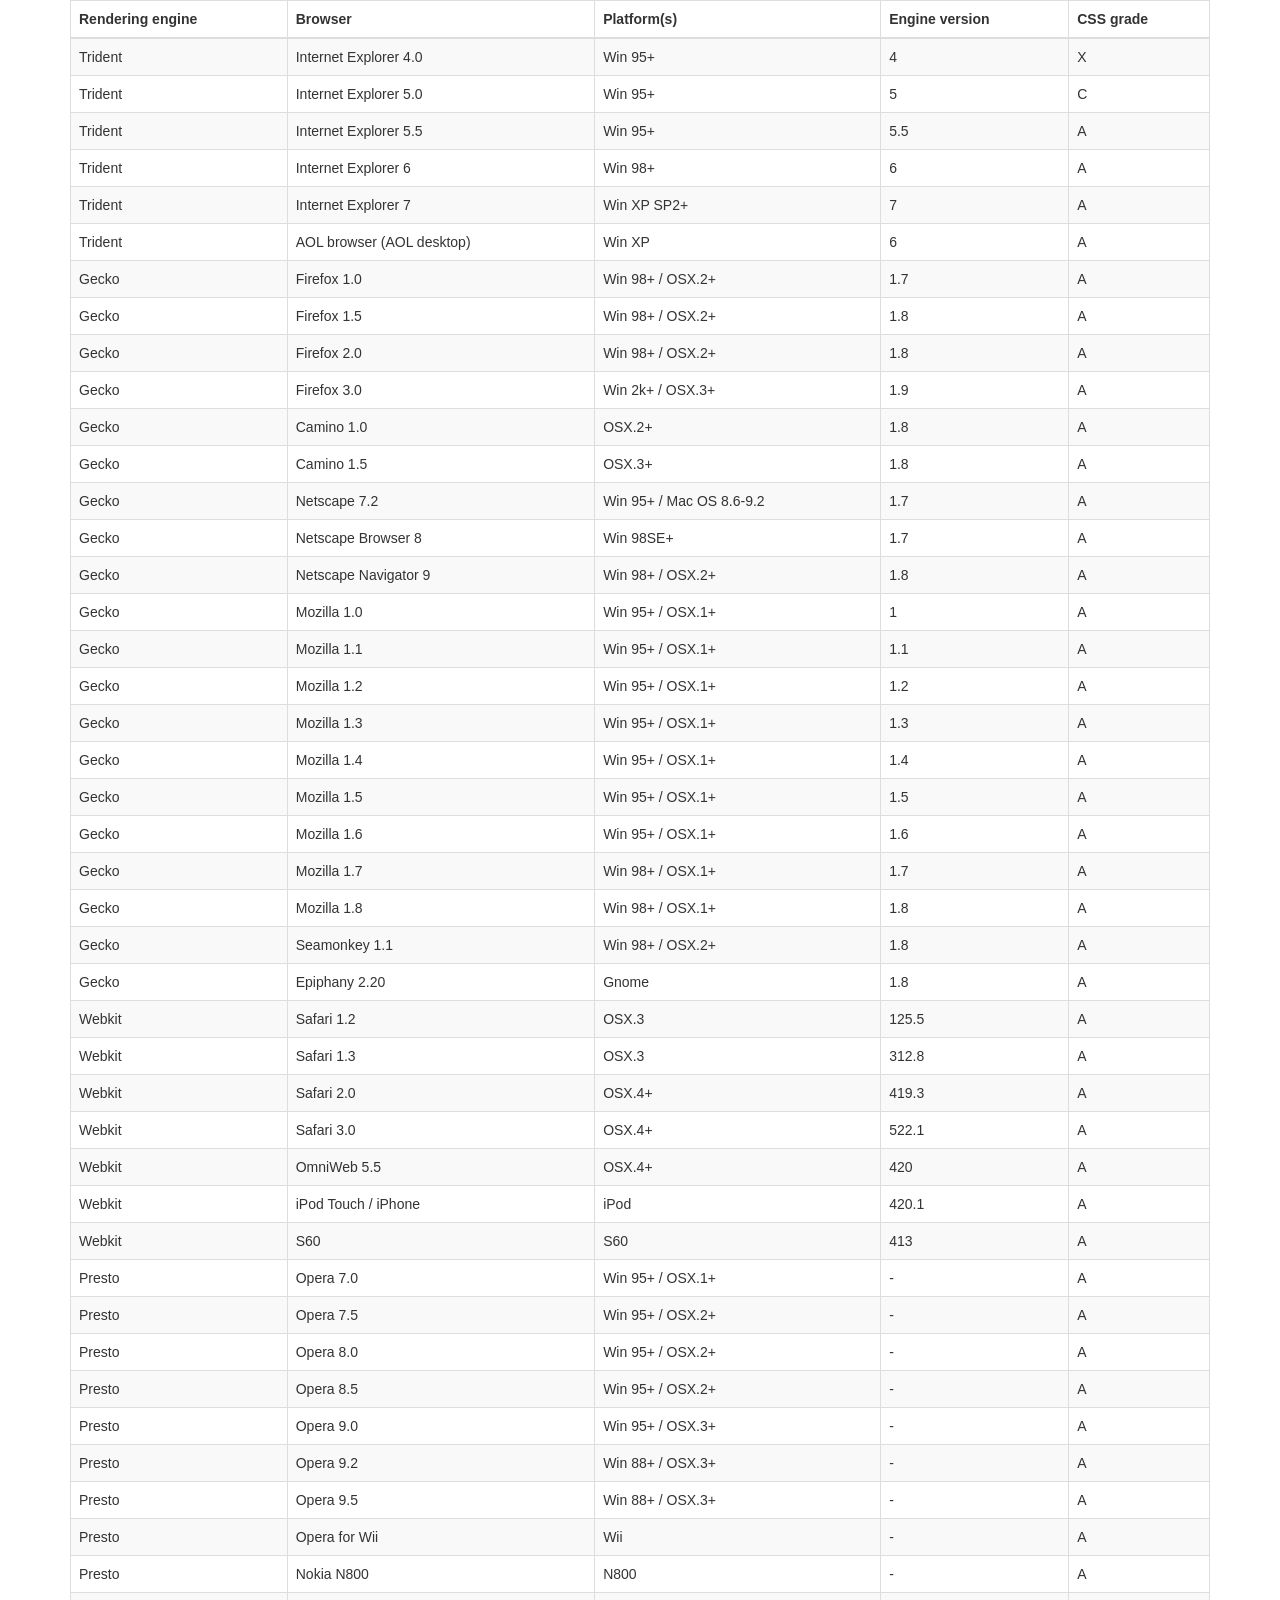
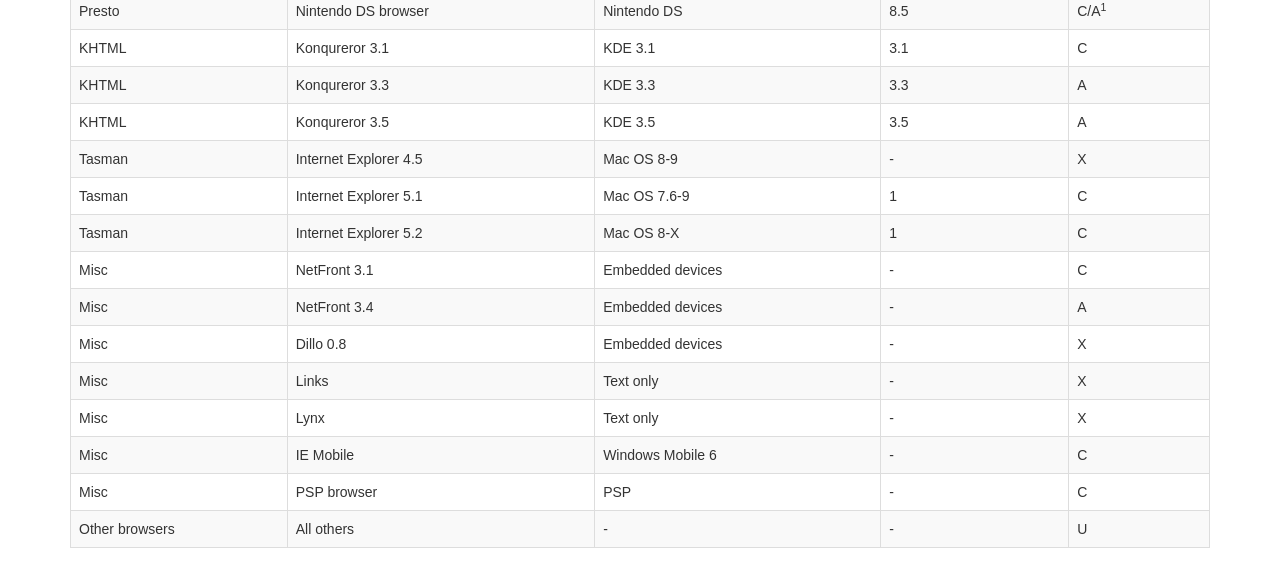
<file: web/bookfair/vendor/datatables-plugins/index.html>
<!DOCTYPE HTML PUBLIC "-//W3C//DTD HTML 4.01//EN" "http://www.w3.org/TR/html4/strict.dtd">
<html>
	<head>
		<meta http-equiv="content-type" content="text/html; charset=utf-8" />
		
		<title>DataTables Bootstrap 3 example</title>

		<link rel="stylesheet" type="text/css" href="//maxcdn.bootstrapcdn.com/bootstrap/3.3.0/css/bootstrap.min.css">
		<link rel="stylesheet" type="text/css" href="dataTables.bootstrap.css">

		<script type="text/javascript" language="javascript" src="//code.jquery.com/jquery-1.11.1.min.js"></script>
		<script type="text/javascript" language="javascript" src="//cdn.datatables.net/1.10.3/js/jquery.dataTables.min.js"></script>
		<script type="text/javascript" language="javascript" src="dataTables.bootstrap.js"></script>
		<script type="text/javascript" charset="utf-8">
			$(document).ready(function() {
				$('#example').dataTable();
			} );
		</script>
	</head>
	<body>
		<div class="container">
			
<table cellpadding="0" cellspacing="0" border="0" class="table table-striped table-bordered" id="example">
	<thead>
		<tr>
			<th>Rendering engine</th>
			<th>Browser</th>
			<th>Platform(s)</th>
			<th>Engine version</th>
			<th>CSS grade</th>
		</tr>
	</thead>
	<tbody>
		<tr class="odd gradeX">
			<td>Trident</td>
			<td>Internet
				 Explorer 4.0</td>
			<td>Win 95+</td>
			<td class="center"> 4</td>
			<td class="center">X</td>
		</tr>
		<tr class="even gradeC">
			<td>Trident</td>
			<td>Internet
				 Explorer 5.0</td>
			<td>Win 95+</td>
			<td class="center">5</td>
			<td class="center">C</td>
		</tr>
		<tr class="odd gradeA">
			<td>Trident</td>
			<td>Internet
				 Explorer 5.5</td>
			<td>Win 95+</td>
			<td class="center">5.5</td>
			<td class="center">A</td>
		</tr>
		<tr class="even gradeA">
			<td>Trident</td>
			<td>Internet
				 Explorer 6</td>
			<td>Win 98+</td>
			<td class="center">6</td>
			<td class="center">A</td>
		</tr>
		<tr class="odd gradeA">
			<td>Trident</td>
			<td>Internet Explorer 7</td>
			<td>Win XP SP2+</td>
			<td class="center">7</td>
			<td class="center">A</td>
		</tr>
		<tr class="even gradeA">
			<td>Trident</td>
			<td>AOL browser (AOL desktop)</td>
			<td>Win XP</td>
			<td class="center">6</td>
			<td class="center">A</td>
		</tr>
		<tr class="gradeA">
			<td>Gecko</td>
			<td>Firefox 1.0</td>
			<td>Win 98+ / OSX.2+</td>
			<td class="center">1.7</td>
			<td class="center">A</td>
		</tr>
		<tr class="gradeA">
			<td>Gecko</td>
			<td>Firefox 1.5</td>
			<td>Win 98+ / OSX.2+</td>
			<td class="center">1.8</td>
			<td class="center">A</td>
		</tr>
		<tr class="gradeA">
			<td>Gecko</td>
			<td>Firefox 2.0</td>
			<td>Win 98+ / OSX.2+</td>
			<td class="center">1.8</td>
			<td class="center">A</td>
		</tr>
		<tr class="gradeA">
			<td>Gecko</td>
			<td>Firefox 3.0</td>
			<td>Win 2k+ / OSX.3+</td>
			<td class="center">1.9</td>
			<td class="center">A</td>
		</tr>
		<tr class="gradeA">
			<td>Gecko</td>
			<td>Camino 1.0</td>
			<td>OSX.2+</td>
			<td class="center">1.8</td>
			<td class="center">A</td>
		</tr>
		<tr class="gradeA">
			<td>Gecko</td>
			<td>Camino 1.5</td>
			<td>OSX.3+</td>
			<td class="center">1.8</td>
			<td class="center">A</td>
		</tr>
		<tr class="gradeA">
			<td>Gecko</td>
			<td>Netscape 7.2</td>
			<td>Win 95+ / Mac OS 8.6-9.2</td>
			<td class="center">1.7</td>
			<td class="center">A</td>
		</tr>
		<tr class="gradeA">
			<td>Gecko</td>
			<td>Netscape Browser 8</td>
			<td>Win 98SE+</td>
			<td class="center">1.7</td>
			<td class="center">A</td>
		</tr>
		<tr class="gradeA">
			<td>Gecko</td>
			<td>Netscape Navigator 9</td>
			<td>Win 98+ / OSX.2+</td>
			<td class="center">1.8</td>
			<td class="center">A</td>
		</tr>
		<tr class="gradeA">
			<td>Gecko</td>
			<td>Mozilla 1.0</td>
			<td>Win 95+ / OSX.1+</td>
			<td class="center">1</td>
			<td class="center">A</td>
		</tr>
		<tr class="gradeA">
			<td>Gecko</td>
			<td>Mozilla 1.1</td>
			<td>Win 95+ / OSX.1+</td>
			<td class="center">1.1</td>
			<td class="center">A</td>
		</tr>
		<tr class="gradeA">
			<td>Gecko</td>
			<td>Mozilla 1.2</td>
			<td>Win 95+ / OSX.1+</td>
			<td class="center">1.2</td>
			<td class="center">A</td>
		</tr>
		<tr class="gradeA">
			<td>Gecko</td>
			<td>Mozilla 1.3</td>
			<td>Win 95+ / OSX.1+</td>
			<td class="center">1.3</td>
			<td class="center">A</td>
		</tr>
		<tr class="gradeA">
			<td>Gecko</td>
			<td>Mozilla 1.4</td>
			<td>Win 95+ / OSX.1+</td>
			<td class="center">1.4</td>
			<td class="center">A</td>
		</tr>
		<tr class="gradeA">
			<td>Gecko</td>
			<td>Mozilla 1.5</td>
			<td>Win 95+ / OSX.1+</td>
			<td class="center">1.5</td>
			<td class="center">A</td>
		</tr>
		<tr class="gradeA">
			<td>Gecko</td>
			<td>Mozilla 1.6</td>
			<td>Win 95+ / OSX.1+</td>
			<td class="center">1.6</td>
			<td class="center">A</td>
		</tr>
		<tr class="gradeA">
			<td>Gecko</td>
			<td>Mozilla 1.7</td>
			<td>Win 98+ / OSX.1+</td>
			<td class="center">1.7</td>
			<td class="center">A</td>
		</tr>
		<tr class="gradeA">
			<td>Gecko</td>
			<td>Mozilla 1.8</td>
			<td>Win 98+ / OSX.1+</td>
			<td class="center">1.8</td>
			<td class="center">A</td>
		</tr>
		<tr class="gradeA">
			<td>Gecko</td>
			<td>Seamonkey 1.1</td>
			<td>Win 98+ / OSX.2+</td>
			<td class="center">1.8</td>
			<td class="center">A</td>
		</tr>
		<tr class="gradeA">
			<td>Gecko</td>
			<td>Epiphany 2.20</td>
			<td>Gnome</td>
			<td class="center">1.8</td>
			<td class="center">A</td>
		</tr>
		<tr class="gradeA">
			<td>Webkit</td>
			<td>Safari 1.2</td>
			<td>OSX.3</td>
			<td class="center">125.5</td>
			<td class="center">A</td>
		</tr>
		<tr class="gradeA">
			<td>Webkit</td>
			<td>Safari 1.3</td>
			<td>OSX.3</td>
			<td class="center">312.8</td>
			<td class="center">A</td>
		</tr>
		<tr class="gradeA">
			<td>Webkit</td>
			<td>Safari 2.0</td>
			<td>OSX.4+</td>
			<td class="center">419.3</td>
			<td class="center">A</td>
		</tr>
		<tr class="gradeA">
			<td>Webkit</td>
			<td>Safari 3.0</td>
			<td>OSX.4+</td>
			<td class="center">522.1</td>
			<td class="center">A</td>
		</tr>
		<tr class="gradeA">
			<td>Webkit</td>
			<td>OmniWeb 5.5</td>
			<td>OSX.4+</td>
			<td class="center">420</td>
			<td class="center">A</td>
		</tr>
		<tr class="gradeA">
			<td>Webkit</td>
			<td>iPod Touch / iPhone</td>
			<td>iPod</td>
			<td class="center">420.1</td>
			<td class="center">A</td>
		</tr>
		<tr class="gradeA">
			<td>Webkit</td>
			<td>S60</td>
			<td>S60</td>
			<td class="center">413</td>
			<td class="center">A</td>
		</tr>
		<tr class="gradeA">
			<td>Presto</td>
			<td>Opera 7.0</td>
			<td>Win 95+ / OSX.1+</td>
			<td class="center">-</td>
			<td class="center">A</td>
		</tr>
		<tr class="gradeA">
			<td>Presto</td>
			<td>Opera 7.5</td>
			<td>Win 95+ / OSX.2+</td>
			<td class="center">-</td>
			<td class="center">A</td>
		</tr>
		<tr class="gradeA">
			<td>Presto</td>
			<td>Opera 8.0</td>
			<td>Win 95+ / OSX.2+</td>
			<td class="center">-</td>
			<td class="center">A</td>
		</tr>
		<tr class="gradeA">
			<td>Presto</td>
			<td>Opera 8.5</td>
			<td>Win 95+ / OSX.2+</td>
			<td class="center">-</td>
			<td class="center">A</td>
		</tr>
		<tr class="gradeA">
			<td>Presto</td>
			<td>Opera 9.0</td>
			<td>Win 95+ / OSX.3+</td>
			<td class="center">-</td>
			<td class="center">A</td>
		</tr>
		<tr class="gradeA">
			<td>Presto</td>
			<td>Opera 9.2</td>
			<td>Win 88+ / OSX.3+</td>
			<td class="center">-</td>
			<td class="center">A</td>
		</tr>
		<tr class="gradeA">
			<td>Presto</td>
			<td>Opera 9.5</td>
			<td>Win 88+ / OSX.3+</td>
			<td class="center">-</td>
			<td class="center">A</td>
		</tr>
		<tr class="gradeA">
			<td>Presto</td>
			<td>Opera for Wii</td>
			<td>Wii</td>
			<td class="center">-</td>
			<td class="center">A</td>
		</tr>
		<tr class="gradeA">
			<td>Presto</td>
			<td>Nokia N800</td>
			<td>N800</td>
			<td class="center">-</td>
			<td class="center">A</td>
		</tr>
		<tr class="gradeA">
			<td>Presto</td>
			<td>Nintendo DS browser</td>
			<td>Nintendo DS</td>
			<td class="center">8.5</td>
			<td class="center">C/A<sup>1</sup></td>
		</tr>
		<tr class="gradeC">
			<td>KHTML</td>
			<td>Konqureror 3.1</td>
			<td>KDE 3.1</td>
			<td class="center">3.1</td>
			<td class="center">C</td>
		</tr>
		<tr class="gradeA">
			<td>KHTML</td>
			<td>Konqureror 3.3</td>
			<td>KDE 3.3</td>
			<td class="center">3.3</td>
			<td class="center">A</td>
		</tr>
		<tr class="gradeA">
			<td>KHTML</td>
			<td>Konqureror 3.5</td>
			<td>KDE 3.5</td>
			<td class="center">3.5</td>
			<td class="center">A</td>
		</tr>
		<tr class="gradeX">
			<td>Tasman</td>
			<td>Internet Explorer 4.5</td>
			<td>Mac OS 8-9</td>
			<td class="center">-</td>
			<td class="center">X</td>
		</tr>
		<tr class="gradeC">
			<td>Tasman</td>
			<td>Internet Explorer 5.1</td>
			<td>Mac OS 7.6-9</td>
			<td class="center">1</td>
			<td class="center">C</td>
		</tr>
		<tr class="gradeC">
			<td>Tasman</td>
			<td>Internet Explorer 5.2</td>
			<td>Mac OS 8-X</td>
			<td class="center">1</td>
			<td class="center">C</td>
		</tr>
		<tr class="gradeA">
			<td>Misc</td>
			<td>NetFront 3.1</td>
			<td>Embedded devices</td>
			<td class="center">-</td>
			<td class="center">C</td>
		</tr>
		<tr class="gradeA">
			<td>Misc</td>
			<td>NetFront 3.4</td>
			<td>Embedded devices</td>
			<td class="center">-</td>
			<td class="center">A</td>
		</tr>
		<tr class="gradeX">
			<td>Misc</td>
			<td>Dillo 0.8</td>
			<td>Embedded devices</td>
			<td class="center">-</td>
			<td class="center">X</td>
		</tr>
		<tr class="gradeX">
			<td>Misc</td>
			<td>Links</td>
			<td>Text only</td>
			<td class="center">-</td>
			<td class="center">X</td>
		</tr>
		<tr class="gradeX">
			<td>Misc</td>
			<td>Lynx</td>
			<td>Text only</td>
			<td class="center">-</td>
			<td class="center">X</td>
		</tr>
		<tr class="gradeC">
			<td>Misc</td>
			<td>IE Mobile</td>
			<td>Windows Mobile 6</td>
			<td class="center">-</td>
			<td class="center">C</td>
		</tr>
		<tr class="gradeC">
			<td>Misc</td>
			<td>PSP browser</td>
			<td>PSP</td>
			<td class="center">-</td>
			<td class="center">C</td>
		</tr>
		<tr class="gradeU">
			<td>Other browsers</td>
			<td>All others</td>
			<td>-</td>
			<td class="center">-</td>
			<td class="center">U</td>
		</tr>
	</tbody>
</table>
			
		</div>
	</body>
</html>
</file>
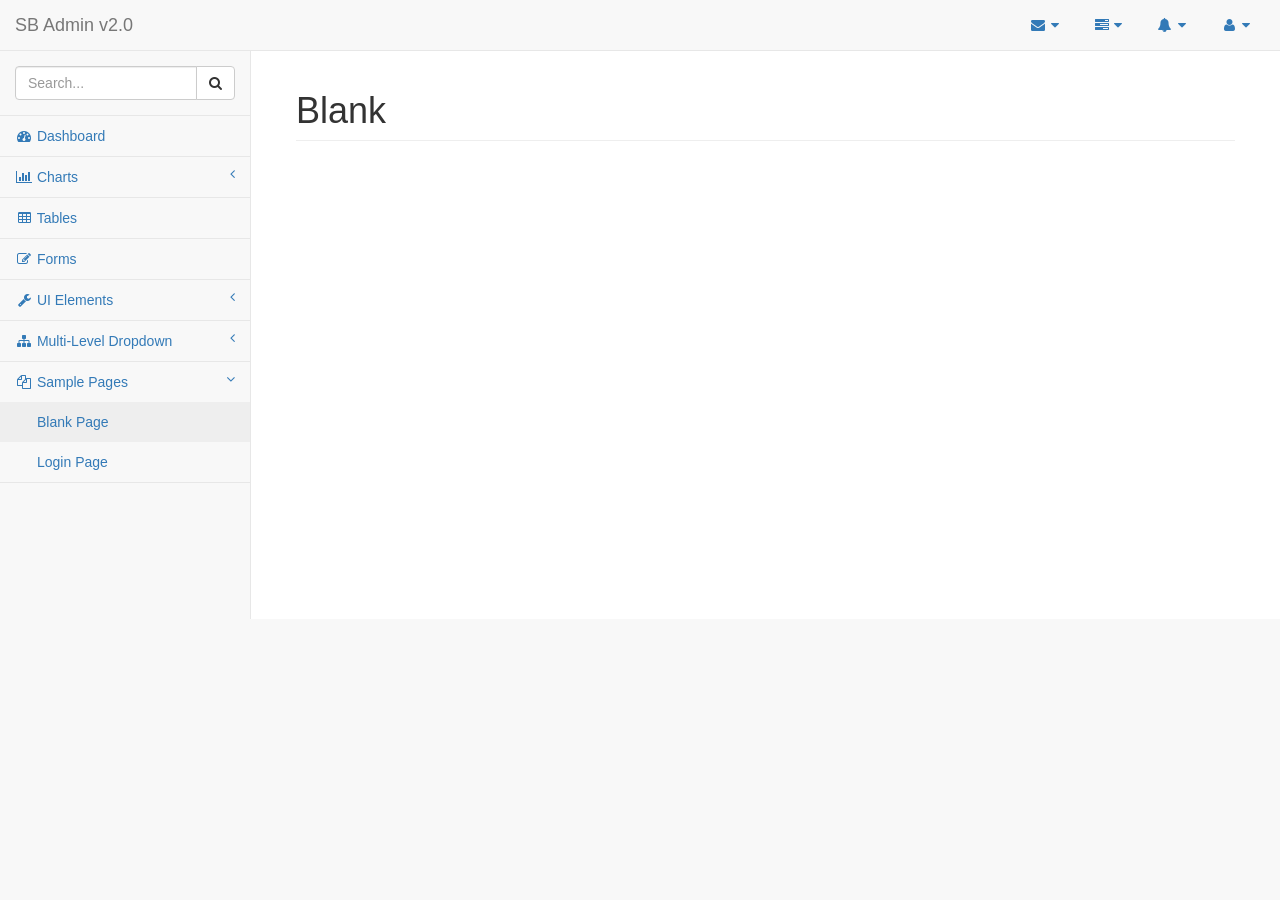
<file: web/bookfair/pages/blank.html>
<!DOCTYPE html>
<html lang="en">

<head>

    <meta charset="utf-8">
    <meta http-equiv="X-UA-Compatible" content="IE=edge">
    <meta name="viewport" content="width=device-width, initial-scale=1">
    <meta name="description" content="">
    <meta name="author" content="">

    <title>SB Admin 2 - Bootstrap Admin Theme</title>

    <!-- Bootstrap Core CSS -->
    <link href="../vendor/bootstrap/css/bootstrap.min.css" rel="stylesheet">

    <!-- MetisMenu CSS -->
    <link href="../vendor/metisMenu/metisMenu.min.css" rel="stylesheet">

    <!-- Custom CSS -->
    <link href="../dist/css/sb-admin-2.css" rel="stylesheet">

    <!-- Custom Fonts -->
    <link href="../vendor/font-awesome/css/font-awesome.min.css" rel="stylesheet" type="text/css">

    <!-- HTML5 Shim and Respond.js IE8 support of HTML5 elements and media queries -->
    <!-- WARNING: Respond.js doesn't work if you view the page via file:// -->
    <!--[if lt IE 9]>
        <script src="https://oss.maxcdn.com/libs/html5shiv/3.7.0/html5shiv.js"></script>
        <script src="https://oss.maxcdn.com/libs/respond.js/1.4.2/respond.min.js"></script>
    <![endif]-->

</head>

<body>

    <div id="wrapper">

        <!-- Navigation -->
        <nav class="navbar navbar-default navbar-static-top" role="navigation" style="margin-bottom: 0">
            <div class="navbar-header">
                <button type="button" class="navbar-toggle" data-toggle="collapse" data-target=".navbar-collapse">
                    <span class="sr-only">Toggle navigation</span>
                    <span class="icon-bar"></span>
                    <span class="icon-bar"></span>
                    <span class="icon-bar"></span>
                </button>
                <a class="navbar-brand" href="index.html">SB Admin v2.0</a>
            </div>
            <!-- /.navbar-header -->

            <ul class="nav navbar-top-links navbar-right">
                <li class="dropdown">
                    <a class="dropdown-toggle" data-toggle="dropdown" href="#">
                        <i class="fa fa-envelope fa-fw"></i> <i class="fa fa-caret-down"></i>
                    </a>
                    <ul class="dropdown-menu dropdown-messages">
                        <li>
                            <a href="#">
                                <div>
                                    <strong>John Smith</strong>
                                    <span class="pull-right text-muted">
                                        <em>Yesterday</em>
                                    </span>
                                </div>
                                <div>Lorem ipsum dolor sit amet, consectetur adipiscing elit. Pellentesque eleifend...</div>
                            </a>
                        </li>
                        <li class="divider"></li>
                        <li>
                            <a href="#">
                                <div>
                                    <strong>John Smith</strong>
                                    <span class="pull-right text-muted">
                                        <em>Yesterday</em>
                                    </span>
                                </div>
                                <div>Lorem ipsum dolor sit amet, consectetur adipiscing elit. Pellentesque eleifend...</div>
                            </a>
                        </li>
                        <li class="divider"></li>
                        <li>
                            <a href="#">
                                <div>
                                    <strong>John Smith</strong>
                                    <span class="pull-right text-muted">
                                        <em>Yesterday</em>
                                    </span>
                                </div>
                                <div>Lorem ipsum dolor sit amet, consectetur adipiscing elit. Pellentesque eleifend...</div>
                            </a>
                        </li>
                        <li class="divider"></li>
                        <li>
                            <a class="text-center" href="#">
                                <strong>Read All Messages</strong>
                                <i class="fa fa-angle-right"></i>
                            </a>
                        </li>
                    </ul>
                    <!-- /.dropdown-messages -->
                </li>
                <!-- /.dropdown -->
                <li class="dropdown">
                    <a class="dropdown-toggle" data-toggle="dropdown" href="#">
                        <i class="fa fa-tasks fa-fw"></i> <i class="fa fa-caret-down"></i>
                    </a>
                    <ul class="dropdown-menu dropdown-tasks">
                        <li>
                            <a href="#">
                                <div>
                                    <p>
                                        <strong>Task 1</strong>
                                        <span class="pull-right text-muted">40% Complete</span>
                                    </p>
                                    <div class="progress progress-striped active">
                                        <div class="progress-bar progress-bar-success" role="progressbar" aria-valuenow="40" aria-valuemin="0" aria-valuemax="100" style="width: 40%">
                                            <span class="sr-only">40% Complete (success)</span>
                                        </div>
                                    </div>
                                </div>
                            </a>
                        </li>
                        <li class="divider"></li>
                        <li>
                            <a href="#">
                                <div>
                                    <p>
                                        <strong>Task 2</strong>
                                        <span class="pull-right text-muted">20% Complete</span>
                                    </p>
                                    <div class="progress progress-striped active">
                                        <div class="progress-bar progress-bar-info" role="progressbar" aria-valuenow="20" aria-valuemin="0" aria-valuemax="100" style="width: 20%">
                                            <span class="sr-only">20% Complete</span>
                                        </div>
                                    </div>
                                </div>
                            </a>
                        </li>
                        <li class="divider"></li>
                        <li>
                            <a href="#">
                                <div>
                                    <p>
                                        <strong>Task 3</strong>
                                        <span class="pull-right text-muted">60% Complete</span>
                                    </p>
                                    <div class="progress progress-striped active">
                                        <div class="progress-bar progress-bar-warning" role="progressbar" aria-valuenow="60" aria-valuemin="0" aria-valuemax="100" style="width: 60%">
                                            <span class="sr-only">60% Complete (warning)</span>
                                        </div>
                                    </div>
                                </div>
                            </a>
                        </li>
                        <li class="divider"></li>
                        <li>
                            <a href="#">
                                <div>
                                    <p>
                                        <strong>Task 4</strong>
                                        <span class="pull-right text-muted">80% Complete</span>
                                    </p>
                                    <div class="progress progress-striped active">
                                        <div class="progress-bar progress-bar-danger" role="progressbar" aria-valuenow="80" aria-valuemin="0" aria-valuemax="100" style="width: 80%">
                                            <span class="sr-only">80% Complete (danger)</span>
                                        </div>
                                    </div>
                                </div>
                            </a>
                        </li>
                        <li class="divider"></li>
                        <li>
                            <a class="text-center" href="#">
                                <strong>See All Tasks</strong>
                                <i class="fa fa-angle-right"></i>
                            </a>
                        </li>
                    </ul>
                    <!-- /.dropdown-tasks -->
                </li>
                <!-- /.dropdown -->
                <li class="dropdown">
                    <a class="dropdown-toggle" data-toggle="dropdown" href="#">
                        <i class="fa fa-bell fa-fw"></i> <i class="fa fa-caret-down"></i>
                    </a>
                    <ul class="dropdown-menu dropdown-alerts">
                        <li>
                            <a href="#">
                                <div>
                                    <i class="fa fa-comment fa-fw"></i> New Comment
                                    <span class="pull-right text-muted small">4 minutes ago</span>
                                </div>
                            </a>
                        </li>
                        <li class="divider"></li>
                        <li>
                            <a href="#">
                                <div>
                                    <i class="fa fa-twitter fa-fw"></i> 3 New Followers
                                    <span class="pull-right text-muted small">12 minutes ago</span>
                                </div>
                            </a>
                        </li>
                        <li class="divider"></li>
                        <li>
                            <a href="#">
                                <div>
                                    <i class="fa fa-envelope fa-fw"></i> Message Sent
                                    <span class="pull-right text-muted small">4 minutes ago</span>
                                </div>
                            </a>
                        </li>
                        <li class="divider"></li>
                        <li>
                            <a href="#">
                                <div>
                                    <i class="fa fa-tasks fa-fw"></i> New Task
                                    <span class="pull-right text-muted small">4 minutes ago</span>
                                </div>
                            </a>
                        </li>
                        <li class="divider"></li>
                        <li>
                            <a href="#">
                                <div>
                                    <i class="fa fa-upload fa-fw"></i> Server Rebooted
                                    <span class="pull-right text-muted small">4 minutes ago</span>
                                </div>
                            </a>
                        </li>
                        <li class="divider"></li>
                        <li>
                            <a class="text-center" href="#">
                                <strong>See All Alerts</strong>
                                <i class="fa fa-angle-right"></i>
                            </a>
                        </li>
                    </ul>
                    <!-- /.dropdown-alerts -->
                </li>
                <!-- /.dropdown -->
                <li class="dropdown">
                    <a class="dropdown-toggle" data-toggle="dropdown" href="#">
                        <i class="fa fa-user fa-fw"></i> <i class="fa fa-caret-down"></i>
                    </a>
                    <ul class="dropdown-menu dropdown-user">
                        <li><a href="#"><i class="fa fa-user fa-fw"></i> User Profile</a>
                        </li>
                        <li><a href="#"><i class="fa fa-gear fa-fw"></i> Settings</a>
                        </li>
                        <li class="divider"></li>
                        <li><a href="login.html"><i class="fa fa-sign-out fa-fw"></i> Logout</a>
                        </li>
                    </ul>
                    <!-- /.dropdown-user -->
                </li>
                <!-- /.dropdown -->
            </ul>
            <!-- /.navbar-top-links -->

            <div class="navbar-default sidebar" role="navigation">
                <div class="sidebar-nav navbar-collapse">
                    <ul class="nav" id="side-menu">
                        <li class="sidebar-search">
                            <div class="input-group custom-search-form">
                                <input type="text" class="form-control" placeholder="Search...">
                                <span class="input-group-btn">
                                    <button class="btn btn-default" type="button">
                                        <i class="fa fa-search"></i>
                                    </button>
                                </span>
                            </div>
                            <!-- /input-group -->
                        </li>
                        <li>
                            <a href="index.html"><i class="fa fa-dashboard fa-fw"></i> Dashboard</a>
                        </li>
                        <li>
                            <a href="#"><i class="fa fa-bar-chart-o fa-fw"></i> Charts<span class="fa arrow"></span></a>
                            <ul class="nav nav-second-level">
                                <li>
                                    <a href="flot.html">Flot Charts</a>
                                </li>
                                <li>
                                    <a href="morris.html">Morris.js Charts</a>
                                </li>
                            </ul>
                            <!-- /.nav-second-level -->
                        </li>
                        <li>
                            <a href="tables.html"><i class="fa fa-table fa-fw"></i> Tables</a>
                        </li>
                        <li>
                            <a href="forms.html"><i class="fa fa-edit fa-fw"></i> Forms</a>
                        </li>
                        <li>
                            <a href="#"><i class="fa fa-wrench fa-fw"></i> UI Elements<span class="fa arrow"></span></a>
                            <ul class="nav nav-second-level">
                                <li>
                                    <a href="panels-wells.html">Panels and Wells</a>
                                </li>
                                <li>
                                    <a href="buttons.html">Buttons</a>
                                </li>
                                <li>
                                    <a href="notifications.html">Notifications</a>
                                </li>
                                <li>
                                    <a href="typography.html">Typography</a>
                                </li>
                                <li>
                                    <a href="icons.html"> Icons</a>
                                </li>
                                <li>
                                    <a href="grid.html">Grid</a>
                                </li>
                            </ul>
                            <!-- /.nav-second-level -->
                        </li>
                        <li>
                            <a href="#"><i class="fa fa-sitemap fa-fw"></i> Multi-Level Dropdown<span class="fa arrow"></span></a>
                            <ul class="nav nav-second-level">
                                <li>
                                    <a href="#">Second Level Item</a>
                                </li>
                                <li>
                                    <a href="#">Second Level Item</a>
                                </li>
                                <li>
                                    <a href="#">Third Level <span class="fa arrow"></span></a>
                                    <ul class="nav nav-third-level">
                                        <li>
                                            <a href="#">Third Level Item</a>
                                        </li>
                                        <li>
                                            <a href="#">Third Level Item</a>
                                        </li>
                                        <li>
                                            <a href="#">Third Level Item</a>
                                        </li>
                                        <li>
                                            <a href="#">Third Level Item</a>
                                        </li>
                                    </ul>
                                    <!-- /.nav-third-level -->
                                </li>
                            </ul>
                            <!-- /.nav-second-level -->
                        </li>
                        <li class="active">
                            <a href="#"><i class="fa fa-files-o fa-fw"></i> Sample Pages<span class="fa arrow"></span></a>
                            <ul class="nav nav-second-level">
                                <li>
                                    <a class="active" href="blank.html">Blank Page</a>
                                </li>
                                <li>
                                    <a href="login.html">Login Page</a>
                                </li>
                            </ul>
                            <!-- /.nav-second-level -->
                        </li>
                    </ul>
                </div>
                <!-- /.sidebar-collapse -->
            </div>
            <!-- /.navbar-static-side -->
        </nav>

        <!-- Page Content -->
        <div id="page-wrapper">
            <div class="container-fluid">
                <div class="row">
                    <div class="col-lg-12">
                        <h1 class="page-header">Blank</h1>
                    </div>
                    <!-- /.col-lg-12 -->
                </div>
                <!-- /.row -->
            </div>
            <!-- /.container-fluid -->
        </div>
        <!-- /#page-wrapper -->

    </div>
    <!-- /#wrapper -->

    <!-- jQuery -->
    <script src="../vendor/jquery/jquery.min.js"></script>

    <!-- Bootstrap Core JavaScript -->
    <script src="../vendor/bootstrap/js/bootstrap.min.js"></script>

    <!-- Metis Menu Plugin JavaScript -->
    <script src="../vendor/metisMenu/metisMenu.min.js"></script>

    <!-- Custom Theme JavaScript -->
    <script src="../dist/js/sb-admin-2.js"></script>

</body>

</html>
</file>
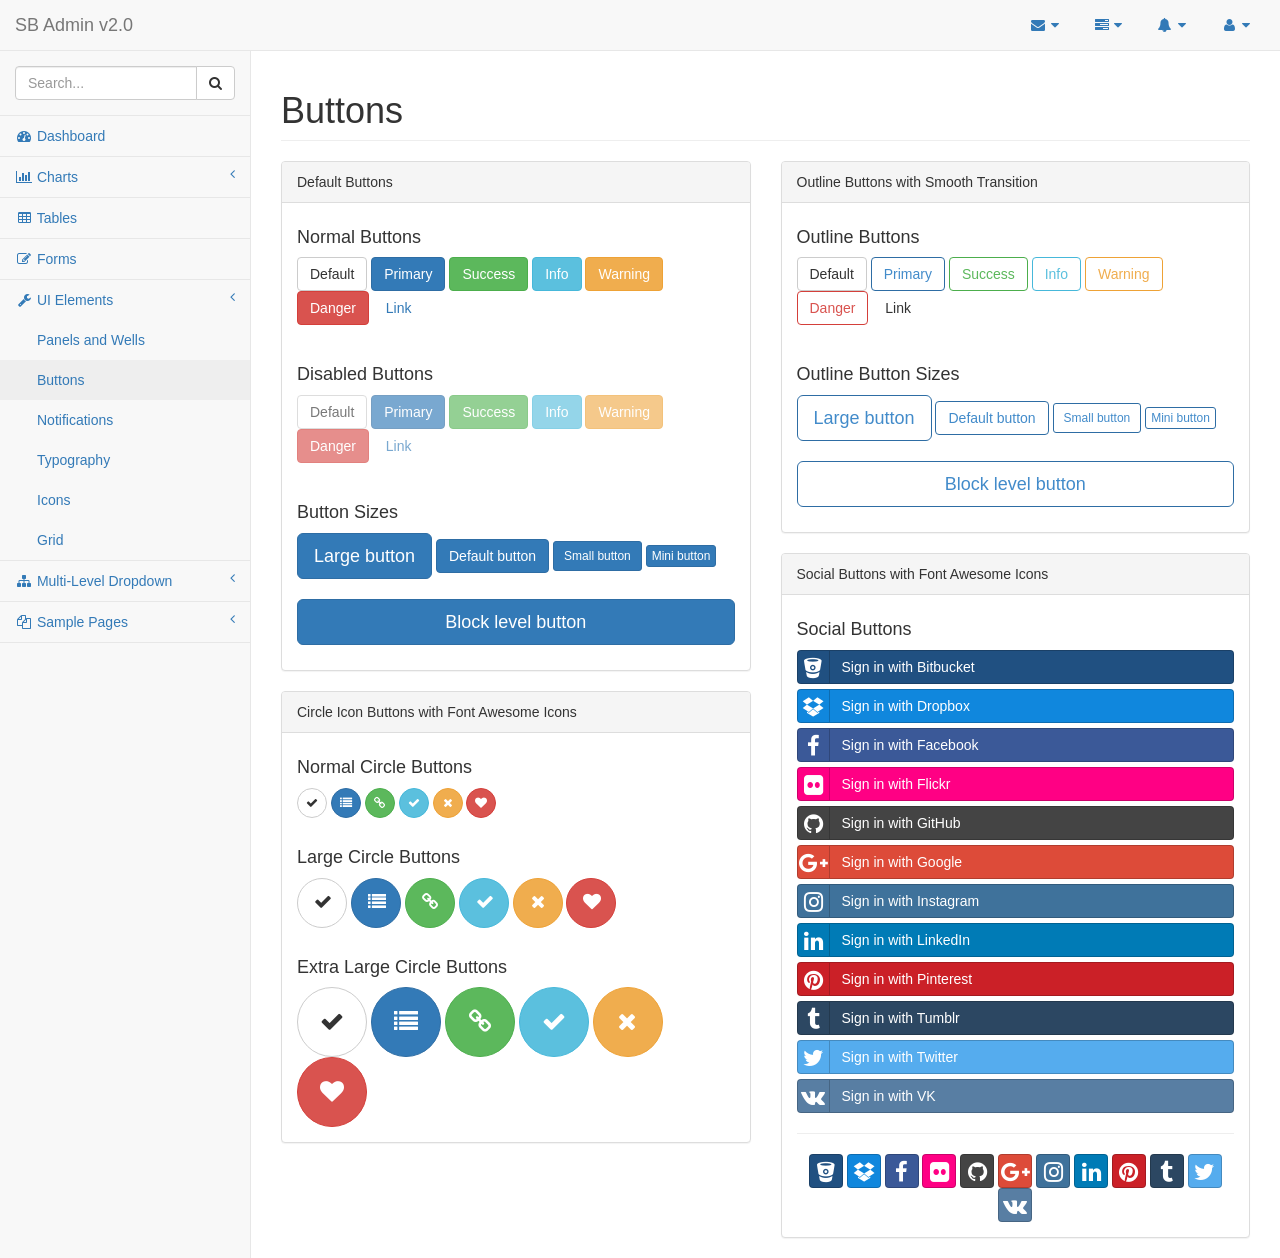
<file: web/bookfair/pages/buttons.html>
<!DOCTYPE html>
<html lang="en">

<head>

    <meta charset="utf-8">
    <meta http-equiv="X-UA-Compatible" content="IE=edge">
    <meta name="viewport" content="width=device-width, initial-scale=1">
    <meta name="description" content="">
    <meta name="author" content="">

    <title>SB Admin 2 - Bootstrap Admin Theme</title>

    <!-- Bootstrap Core CSS -->
    <link href="../vendor/bootstrap/css/bootstrap.min.css" rel="stylesheet">

    <!-- MetisMenu CSS -->
    <link href="../vendor/metisMenu/metisMenu.min.css" rel="stylesheet">

    <!-- Social Buttons CSS -->
    <link href="../vendor/bootstrap-social/bootstrap-social.css" rel="stylesheet">

    <!-- Custom CSS -->
    <link href="../dist/css/sb-admin-2.css" rel="stylesheet">

    <!-- Custom Fonts -->
    <link href="../vendor/font-awesome/css/font-awesome.min.css" rel="stylesheet" type="text/css">

    <!-- HTML5 Shim and Respond.js IE8 support of HTML5 elements and media queries -->
    <!-- WARNING: Respond.js doesn't work if you view the page via file:// -->
    <!--[if lt IE 9]>
        <script src="https://oss.maxcdn.com/libs/html5shiv/3.7.0/html5shiv.js"></script>
        <script src="https://oss.maxcdn.com/libs/respond.js/1.4.2/respond.min.js"></script>
    <![endif]-->

</head>

<body>

   

        <!-- Navigation -->
        <nav class="navbar navbar-default navbar-static-top" role="navigation" style="margin-bottom: 0">
            <div class="navbar-header">
                <button type="button" class="navbar-toggle" data-toggle="collapse" data-target=".navbar-collapse">
                    <span class="sr-only">Toggle navigation</span>
                    <span class="icon-bar"></span>
                    <span class="icon-bar"></span>
                    <span class="icon-bar"></span>
                </button>
                <a class="navbar-brand" href="index.html">SB Admin v2.0</a>
            </div>
            <!-- /.navbar-header -->

            <ul class="nav navbar-top-links navbar-right">
                <li class="dropdown">
                    <a class="dropdown-toggle" data-toggle="dropdown" href="#">
                        <i class="fa fa-envelope fa-fw"></i> <i class="fa fa-caret-down"></i>
                    </a>
                    <ul class="dropdown-menu dropdown-messages">
                        <li>
                            <a href="#">
                                <div>
                                    <strong>John Smith</strong>
                                    <span class="pull-right text-muted">
                                        <em>Yesterday</em>
                                    </span>
                                </div>
                                <div>Lorem ipsum dolor sit amet, consectetur adipiscing elit. Pellentesque eleifend...</div>
                            </a>
                        </li>
                        <li class="divider"></li>
                        <li>
                            <a href="#">
                                <div>
                                    <strong>John Smith</strong>
                                    <span class="pull-right text-muted">
                                        <em>Yesterday</em>
                                    </span>
                                </div>
                                <div>Lorem ipsum dolor sit amet, consectetur adipiscing elit. Pellentesque eleifend...</div>
                            </a>
                        </li>
                        <li class="divider"></li>
                        <li>
                            <a href="#">
                                <div>
                                    <strong>John Smith</strong>
                                    <span class="pull-right text-muted">
                                        <em>Yesterday</em>
                                    </span>
                                </div>
                                <div>Lorem ipsum dolor sit amet, consectetur adipiscing elit. Pellentesque eleifend...</div>
                            </a>
                        </li>
                        <li class="divider"></li>
                        <li>
                            <a class="text-center" href="#">
                                <strong>Read All Messages</strong>
                                <i class="fa fa-angle-right"></i>
                            </a>
                        </li>
                    </ul>
                    <!-- /.dropdown-messages -->
                </li>
                <!-- /.dropdown -->
                <li class="dropdown">
                    <a class="dropdown-toggle" data-toggle="dropdown" href="#">
                        <i class="fa fa-tasks fa-fw"></i> <i class="fa fa-caret-down"></i>
                    </a>
                    <ul class="dropdown-menu dropdown-tasks">
                        <li>
                            <a href="#">
                                <div>
                                    <p>
                                        <strong>Task 1</strong>
                                        <span class="pull-right text-muted">40% Complete</span>
                                    </p>
                                    <div class="progress progress-striped active">
                                        <div class="progress-bar progress-bar-success" role="progressbar" aria-valuenow="40" aria-valuemin="0" aria-valuemax="100" style="width: 40%">
                                            <span class="sr-only">40% Complete (success)</span>
                                        </div>
                                    </div>
                                </div>
                            </a>
                        </li>
                        <li class="divider"></li>
                        <li>
                            <a href="#">
                                <div>
                                    <p>
                                        <strong>Task 2</strong>
                                        <span class="pull-right text-muted">20% Complete</span>
                                    </p>
                                    <div class="progress progress-striped active">
                                        <div class="progress-bar progress-bar-info" role="progressbar" aria-valuenow="20" aria-valuemin="0" aria-valuemax="100" style="width: 20%">
                                            <span class="sr-only">20% Complete</span>
                                        </div>
                                    </div>
                                </div>
                            </a>
                        </li>
                        <li class="divider"></li>
                        <li>
                            <a href="#">
                                <div>
                                    <p>
                                        <strong>Task 3</strong>
                                        <span class="pull-right text-muted">60% Complete</span>
                                    </p>
                                    <div class="progress progress-striped active">
                                        <div class="progress-bar progress-bar-warning" role="progressbar" aria-valuenow="60" aria-valuemin="0" aria-valuemax="100" style="width: 60%">
                                            <span class="sr-only">60% Complete (warning)</span>
                                        </div>
                                    </div>
                                </div>
                            </a>
                        </li>
                        <li class="divider"></li>
                        <li>
                            <a href="#">
                                <div>
                                    <p>
                                        <strong>Task 4</strong>
                                        <span class="pull-right text-muted">80% Complete</span>
                                    </p>
                                    <div class="progress progress-striped active">
                                        <div class="progress-bar progress-bar-danger" role="progressbar" aria-valuenow="80" aria-valuemin="0" aria-valuemax="100" style="width: 80%">
                                            <span class="sr-only">80% Complete (danger)</span>
                                        </div>
                                    </div>
                                </div>
                            </a>
                        </li>
                        <li class="divider"></li>
                        <li>
                            <a class="text-center" href="#">
                                <strong>See All Tasks</strong>
                                <i class="fa fa-angle-right"></i>
                            </a>
                        </li>
                    </ul>
                    <!-- /.dropdown-tasks -->
                </li>
                <!-- /.dropdown -->
                <li class="dropdown">
                    <a class="dropdown-toggle" data-toggle="dropdown" href="#">
                        <i class="fa fa-bell fa-fw"></i> <i class="fa fa-caret-down"></i>
                    </a>
                    <ul class="dropdown-menu dropdown-alerts">
                        <li>
                            <a href="#">
                                <div>
                                    <i class="fa fa-comment fa-fw"></i> New Comment
                                    <span class="pull-right text-muted small">4 minutes ago</span>
                                </div>
                            </a>
                        </li>
                        <li class="divider"></li>
                        <li>
                            <a href="#">
                                <div>
                                    <i class="fa fa-twitter fa-fw"></i> 3 New Followers
                                    <span class="pull-right text-muted small">12 minutes ago</span>
                                </div>
                            </a>
                        </li>
                        <li class="divider"></li>
                        <li>
                            <a href="#">
                                <div>
                                    <i class="fa fa-envelope fa-fw"></i> Message Sent
                                    <span class="pull-right text-muted small">4 minutes ago</span>
                                </div>
                            </a>
                        </li>
                        <li class="divider"></li>
                        <li>
                            <a href="#">
                                <div>
                                    <i class="fa fa-tasks fa-fw"></i> New Task
                                    <span class="pull-right text-muted small">4 minutes ago</span>
                                </div>
                            </a>
                        </li>
                        <li class="divider"></li>
                        <li>
                            <a href="#">
                                <div>
                                    <i class="fa fa-upload fa-fw"></i> Server Rebooted
                                    <span class="pull-right text-muted small">4 minutes ago</span>
                                </div>
                            </a>
                        </li>
                        <li class="divider"></li>
                        <li>
                            <a class="text-center" href="#">
                                <strong>See All Alerts</strong>
                                <i class="fa fa-angle-right"></i>
                            </a>
                        </li>
                    </ul>
                    <!-- /.dropdown-alerts -->
                </li>
                <!-- /.dropdown -->
                <li class="dropdown">
                    <a class="dropdown-toggle" data-toggle="dropdown" href="#">
                        <i class="fa fa-user fa-fw"></i> <i class="fa fa-caret-down"></i>
                    </a>
                    <ul class="dropdown-menu dropdown-user">
                        <li><a href="#"><i class="fa fa-user fa-fw"></i> User Profile</a>
                        </li>
                        <li><a href="#"><i class="fa fa-gear fa-fw"></i> Settings</a>
                        </li>
                        <li class="divider"></li>
                        <li><a href="login.html"><i class="fa fa-sign-out fa-fw"></i> Logout</a>
                        </li>
                    </ul>
                    <!-- /.dropdown-user -->
                </li>
                <!-- /.dropdown -->
            </ul>
            <!-- /.navbar-top-links -->

            <div class="navbar-default sidebar" role="navigation">
                <div class="sidebar-nav navbar-collapse">
                    <ul class="nav" id="side-menu">
                        <li class="sidebar-search">
                            <div class="input-group custom-search-form">
                                <input type="text" class="form-control" placeholder="Search...">
                                <span class="input-group-btn">
                                <button class="btn btn-default" type="button">
                                    <i class="fa fa-search"></i>
                                </button>
                            </span>
                            </div>
                            <!-- /input-group -->
                        </li>
                        <li>
                            <a href="index.html"><i class="fa fa-dashboard fa-fw"></i> Dashboard</a>
                        </li>
                        <li>
                            <a href="#"><i class="fa fa-bar-chart-o fa-fw"></i> Charts<span class="fa arrow"></span></a>
                            <ul class="nav nav-second-level">
                                <li>
                                    <a href="flot.html">Flot Charts</a>
                                </li>
                                <li>
                                    <a href="morris.html">Morris.js Charts</a>
                                </li>
                            </ul>
                            <!-- /.nav-second-level -->
                        </li>
                        <li>
                            <a href="tables.html"><i class="fa fa-table fa-fw"></i> Tables</a>
                        </li>
                        <li>
                            <a href="forms.html"><i class="fa fa-edit fa-fw"></i> Forms</a>
                        </li>
                        <li>
                            <a href="#"><i class="fa fa-wrench fa-fw"></i> UI Elements<span class="fa arrow"></span></a>
                            <ul class="nav nav-second-level">
                                <li>
                                    <a href="panels-wells.html">Panels and Wells</a>
                                </li>
                                <li>
                                    <a href="buttons.html">Buttons</a>
                                </li>
                                <li>
                                    <a href="notifications.html">Notifications</a>
                                </li>
                                <li>
                                    <a href="typography.html">Typography</a>
                                </li>
                                <li>
                                    <a href="icons.html"> Icons</a>
                                </li>
                                <li>
                                    <a href="grid.html">Grid</a>
                                </li>
                            </ul>
                            <!-- /.nav-second-level -->
                        </li>
                        <li>
                            <a href="#"><i class="fa fa-sitemap fa-fw"></i> Multi-Level Dropdown<span class="fa arrow"></span></a>
                            <ul class="nav nav-second-level">
                                <li>
                                    <a href="#">Second Level Item</a>
                                </li>
                                <li>
                                    <a href="#">Second Level Item</a>
                                </li>
                                <li>
                                    <a href="#">Third Level <span class="fa arrow"></span></a>
                                    <ul class="nav nav-third-level">
                                        <li>
                                            <a href="#">Third Level Item</a>
                                        </li>
                                        <li>
                                            <a href="#">Third Level Item</a>
                                        </li>
                                        <li>
                                            <a href="#">Third Level Item</a>
                                        </li>
                                        <li>
                                            <a href="#">Third Level Item</a>
                                        </li>
                                    </ul>
                                    <!-- /.nav-third-level -->
                                </li>
                            </ul>
                            <!-- /.nav-second-level -->
                        </li>
                        <li>
                            <a href="#"><i class="fa fa-files-o fa-fw"></i> Sample Pages<span class="fa arrow"></span></a>
                            <ul class="nav nav-second-level">
                                <li>
                                    <a href="blank.html">Blank Page</a>
                                </li>
                                <li>
                                    <a href="login.html">Login Page</a>
                                </li>
                            </ul>
                            <!-- /.nav-second-level -->
                        </li>
                    </ul>
                </div>
                <!-- /.sidebar-collapse -->
            </div>
            <!-- /.navbar-static-side -->
        </nav>

        <!-- Page Content -->
        <div id="page-wrapper">
            <div class="row">
                <div class="col-lg-12">
                    <h1 class="page-header">Buttons</h1>
                </div>
                <!-- /.col-lg-12 -->
            </div>
            <!-- /.row -->
            <div class="row">
                <div class="col-lg-6">
                    <div class="panel panel-default">
                        <div class="panel-heading">
                            Default Buttons
                        </div>
                        <!-- /.panel-heading -->
                        <div class="panel-body">
                            <h4>Normal Buttons</h4>
                            <p>
                                <button type="button" class="btn btn-default">Default</button>
                                <button type="button" class="btn btn-primary">Primary</button>
                                <button type="button" class="btn btn-success">Success</button>
                                <button type="button" class="btn btn-info">Info</button>
                                <button type="button" class="btn btn-warning">Warning</button>
                                <button type="button" class="btn btn-danger">Danger</button>
                                <button type="button" class="btn btn-link">Link</button>
                            </p>
                            <br>
                            <h4>Disabled Buttons</h4>
                            <p>
                                <button type="button" class="btn btn-default disabled">Default</button>
                                <button type="button" class="btn btn-primary disabled">Primary</button>
                                <button type="button" class="btn btn-success disabled">Success</button>
                                <button type="button" class="btn btn-info disabled">Info</button>
                                <button type="button" class="btn btn-warning disabled">Warning</button>
                                <button type="button" class="btn btn-danger disabled">Danger</button>
                                <button type="button" class="btn btn-link disabled">Link</button>
                            </p>
                            <br>
                            <h4>Button Sizes</h4>
                            <p>
                                <button type="button" class="btn btn-primary btn-lg">Large button</button>
                                <button type="button" class="btn btn-primary">Default button</button>
                                <button type="button" class="btn btn-primary btn-sm">Small button</button>
                                <button type="button" class="btn btn-primary btn-xs">Mini button</button>
                                <br>
                                <br>
                                <button type="button" class="btn btn-primary btn-lg btn-block">Block level button</button>
                            </p>
                        </div>
                        <!-- /.panel-body -->
                    </div>
                    <!-- /.panel -->
                    <div class="panel panel-default">
                        <div class="panel-heading">
                            Circle Icon Buttons with Font Awesome Icons
                        </div>
                        <!-- /.panel-heading -->
                        <div class="panel-body">
                            <h4>Normal Circle Buttons</h4>
                            <button type="button" class="btn btn-default btn-circle"><i class="fa fa-check"></i>
                            </button>
                            <button type="button" class="btn btn-primary btn-circle"><i class="fa fa-list"></i>
                            </button>
                            <button type="button" class="btn btn-success btn-circle"><i class="fa fa-link"></i>
                            </button>
                            <button type="button" class="btn btn-info btn-circle"><i class="fa fa-check"></i>
                            </button>
                            <button type="button" class="btn btn-warning btn-circle"><i class="fa fa-times"></i>
                            </button>
                            <button type="button" class="btn btn-danger btn-circle"><i class="fa fa-heart"></i>
                            </button>
                            <br>
                            <br>
                            <h4>Large Circle Buttons</h4>
                            <button type="button" class="btn btn-default btn-circle btn-lg"><i class="fa fa-check"></i>
                            </button>
                            <button type="button" class="btn btn-primary btn-circle btn-lg"><i class="fa fa-list"></i>
                            </button>
                            <button type="button" class="btn btn-success btn-circle btn-lg"><i class="fa fa-link"></i>
                            </button>
                            <button type="button" class="btn btn-info btn-circle btn-lg"><i class="fa fa-check"></i>
                            </button>
                            <button type="button" class="btn btn-warning btn-circle btn-lg"><i class="fa fa-times"></i>
                            </button>
                            <button type="button" class="btn btn-danger btn-circle btn-lg"><i class="fa fa-heart"></i>
                            </button>
                            <br>
                            <br>
                            <h4>Extra Large Circle Buttons</h4>
                            <button type="button" class="btn btn-default btn-circle btn-xl"><i class="fa fa-check"></i>
                            </button>
                            <button type="button" class="btn btn-primary btn-circle btn-xl"><i class="fa fa-list"></i>
                            </button>
                            <button type="button" class="btn btn-success btn-circle btn-xl"><i class="fa fa-link"></i>
                            </button>
                            <button type="button" class="btn btn-info btn-circle btn-xl"><i class="fa fa-check"></i>
                            </button>
                            <button type="button" class="btn btn-warning btn-circle btn-xl"><i class="fa fa-times"></i>
                            </button>
                            <button type="button" class="btn btn-danger btn-circle btn-xl"><i class="fa fa-heart"></i>
                            </button>
                        </div>
                        <!-- /.panel-body -->
                    </div>
                    <!-- /.panel -->
                </div>
                <!-- /.col-lg-6 -->
                <div class="col-lg-6">
                    <div class="panel panel-default">
                        <div class="panel-heading">
                            Outline Buttons with Smooth Transition
                        </div>
                        <!-- /.panel-heading -->
                        <div class="panel-body">
                            <h4>Outline Buttons</h4>
                            <p>
                                <button type="button" class="btn btn-outline btn-default">Default</button>
                                <button type="button" class="btn btn-outline btn-primary">Primary</button>
                                <button type="button" class="btn btn-outline btn-success">Success</button>
                                <button type="button" class="btn btn-outline btn-info">Info</button>
                                <button type="button" class="btn btn-outline btn-warning">Warning</button>
                                <button type="button" class="btn btn-outline btn-danger">Danger</button>
                                <button type="button" class="btn btn-outline btn-link">Link</button>
                            </p>
                            <br>
                            <h4>Outline Button Sizes</h4>
                            <p>
                                <button type="button" class="btn btn-outline btn-primary btn-lg">Large button</button>
                                <button type="button" class="btn btn-outline btn-primary">Default button</button>
                                <button type="button" class="btn btn-outline btn-primary btn-sm">Small button</button>
                                <button type="button" class="btn btn-outline btn-primary btn-xs">Mini button</button>
                                <br>
                                <br>
                                <button type="button" class="btn btn-outline btn-primary btn-lg btn-block">Block level button</button>
                            </p>
                        </div>
                        <!-- /.panel-body -->
                    </div>
                    <!-- /.panel -->
                    <div class="panel panel-default">
                        <div class="panel-heading">
                            Social Buttons with Font Awesome Icons
                        </div>
                        <!-- /.panel-heading -->
                        <div class="panel-body">
                            <h4>Social Buttons</h4>
                            <a class="btn btn-block btn-social btn-bitbucket">
                                <i class="fa fa-bitbucket"></i> Sign in with Bitbucket
                            </a>
                            <a class="btn btn-block btn-social btn-dropbox">
                                <i class="fa fa-dropbox"></i> Sign in with Dropbox
                            </a>
                            <a class="btn btn-block btn-social btn-facebook">
                                <i class="fa fa-facebook"></i> Sign in with Facebook
                            </a>
                            <a class="btn btn-block btn-social btn-flickr">
                                <i class="fa fa-flickr"></i> Sign in with Flickr
                            </a>
                            <a class="btn btn-block btn-social btn-github">
                                <i class="fa fa-github"></i> Sign in with GitHub
                            </a>
                            <a class="btn btn-block btn-social btn-google-plus">
                                <i class="fa fa-google-plus"></i> Sign in with Google
                            </a>
                            <a class="btn btn-block btn-social btn-instagram">
                                <i class="fa fa-instagram"></i> Sign in with Instagram
                            </a>
                            <a class="btn btn-block btn-social btn-linkedin">
                                <i class="fa fa-linkedin"></i> Sign in with LinkedIn
                            </a>
                            <a class="btn btn-block btn-social btn-pinterest">
                                <i class="fa fa-pinterest"></i> Sign in with Pinterest
                            </a>
                            <a class="btn btn-block btn-social btn-tumblr">
                                <i class="fa fa-tumblr"></i> Sign in with Tumblr
                            </a>
                            <a class="btn btn-block btn-social btn-twitter">
                                <i class="fa fa-twitter"></i> Sign in with Twitter
                            </a>
                            <a class="btn btn-block btn-social btn-vk">
                                <i class="fa fa-vk"></i> Sign in with VK
                            </a>

                            <hr>

                            <div class="text-center">
                                <a class="btn btn-social-icon btn-bitbucket"><i class="fa fa-bitbucket"></i></a>
                                <a class="btn btn-social-icon btn-dropbox"><i class="fa fa-dropbox"></i></a>
                                <a class="btn btn-social-icon btn-facebook"><i class="fa fa-facebook"></i></a>
                                <a class="btn btn-social-icon btn-flickr"><i class="fa fa-flickr"></i></a>
                                <a class="btn btn-social-icon btn-github"><i class="fa fa-github"></i></a>
                                <a class="btn btn-social-icon btn-google-plus"><i class="fa fa-google-plus"></i></a>
                                <a class="btn btn-social-icon btn-instagram"><i class="fa fa-instagram"></i></a>
                                <a class="btn btn-social-icon btn-linkedin"><i class="fa fa-linkedin"></i></a>
                                <a class="btn btn-social-icon btn-pinterest"><i class="fa fa-pinterest"></i></a>
                                <a class="btn btn-social-icon btn-tumblr"><i class="fa fa-tumblr"></i></a>
                                <a class="btn btn-social-icon btn-twitter"><i class="fa fa-twitter"></i></a>
                                <a class="btn btn-social-icon btn-vk"><i class="fa fa-vk"></i></a>
                            </div>
                        </div>
                        <!-- /.panel-body -->
                    </div>
                    <!-- /.panel -->
                </div>
                <!-- /.col-lg-6 -->
            </div>
            <!-- /.row -->
        </div>
        <!-- /#page-wrapper -->

    </div>
    <!-- /#wrapper -->

    <!-- jQuery -->
    <script src="../vendor/jquery/jquery.min.js"></script>

    <!-- Bootstrap Core JavaScript -->
    <script src="../vendor/bootstrap/js/bootstrap.min.js"></script>

    <!-- Metis Menu Plugin JavaScript -->
    <script src="../vendor/metisMenu/metisMenu.min.js"></script>

    <!-- Custom Theme JavaScript -->
    <script src="../dist/js/sb-admin-2.js"></script>

</body>

</html>
</file>
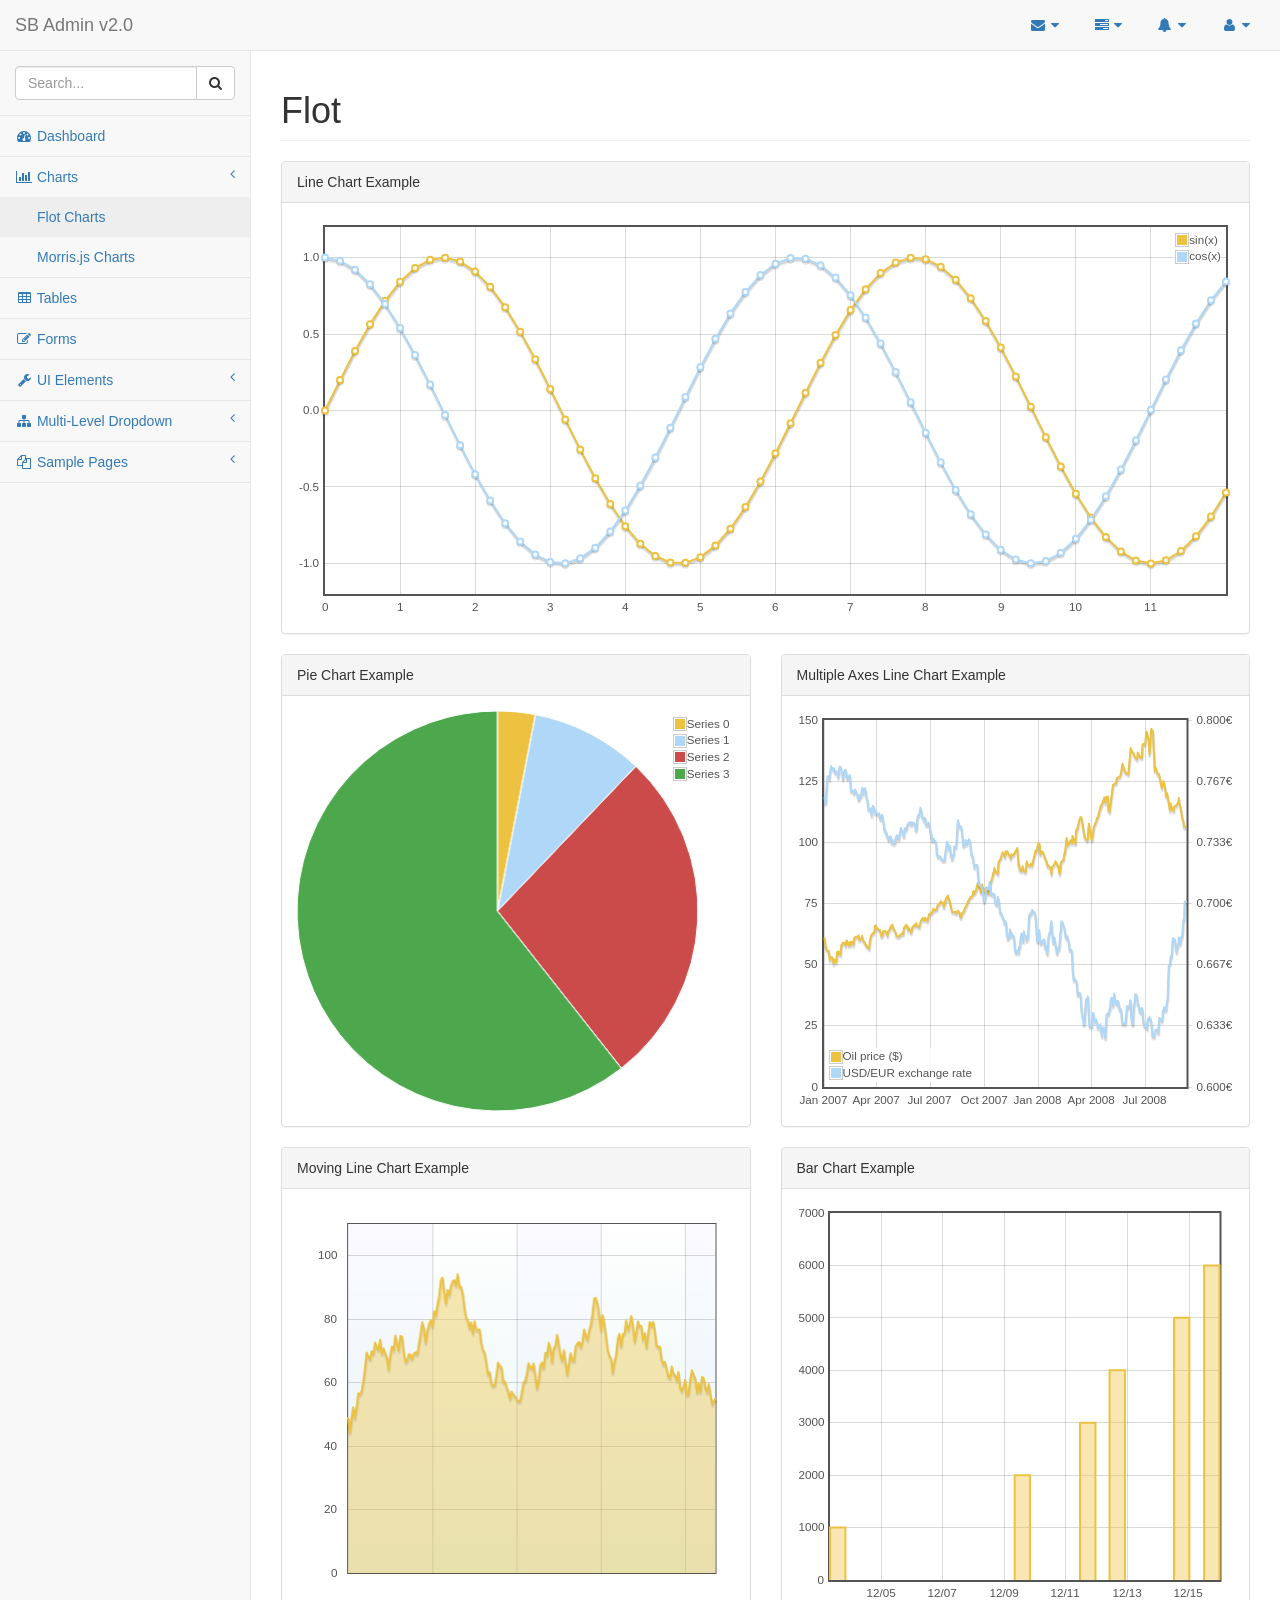
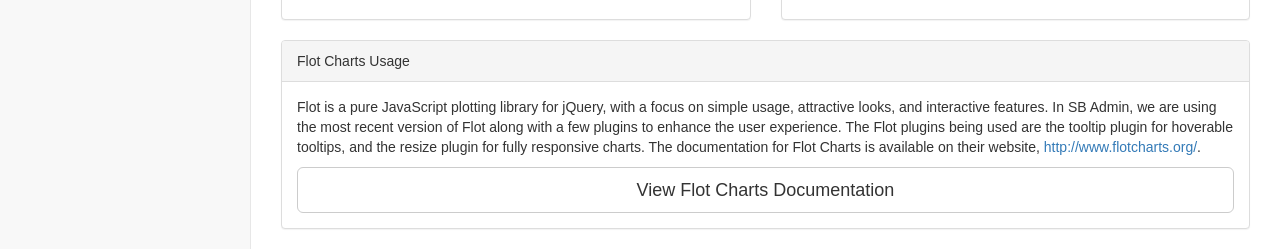
<file: web/bookfair/pages/flot.html>
<!DOCTYPE html>
<html lang="en">

<head>

    <meta charset="utf-8">
    <meta http-equiv="X-UA-Compatible" content="IE=edge">
    <meta name="viewport" content="width=device-width, initial-scale=1">
    <meta name="description" content="">
    <meta name="author" content="">

    <title>SB Admin 2 - Bootstrap Admin Theme</title>

    <!-- Bootstrap Core CSS -->
    <link href="../vendor/bootstrap/css/bootstrap.min.css" rel="stylesheet">

    <!-- MetisMenu CSS -->
    <link href="../vendor/metisMenu/metisMenu.min.css" rel="stylesheet">

    <!-- Custom CSS -->
    <link href="../dist/css/sb-admin-2.css" rel="stylesheet">

    <!-- Morris Charts CSS -->
    <link href="../vendor/morrisjs/morris.css" rel="stylesheet">

    <!-- Custom Fonts -->
    <link href="../vendor/font-awesome/css/font-awesome.min.css" rel="stylesheet" type="text/css">

    <!-- HTML5 Shim and Respond.js IE8 support of HTML5 elements and media queries -->
    <!-- WARNING: Respond.js doesn't work if you view the page via file:// -->
    <!--[if lt IE 9]>
        <script src="https://oss.maxcdn.com/libs/html5shiv/3.7.0/html5shiv.js"></script>
        <script src="https://oss.maxcdn.com/libs/respond.js/1.4.2/respond.min.js"></script>
    <![endif]-->

</head>

<body>

    <div id="wrapper">

        <!-- Navigation -->
        <nav class="navbar navbar-default navbar-static-top" role="navigation" style="margin-bottom: 0">
            <div class="navbar-header">
                <button type="button" class="navbar-toggle" data-toggle="collapse" data-target=".navbar-collapse">
                    <span class="sr-only">Toggle navigation</span>
                    <span class="icon-bar"></span>
                    <span class="icon-bar"></span>
                    <span class="icon-bar"></span>
                </button>
                <a class="navbar-brand" href="index.html">SB Admin v2.0</a>
            </div>
            <!-- /.navbar-header -->

            <ul class="nav navbar-top-links navbar-right">
                <li class="dropdown">
                    <a class="dropdown-toggle" data-toggle="dropdown" href="#">
                        <i class="fa fa-envelope fa-fw"></i> <i class="fa fa-caret-down"></i>
                    </a>
                    <ul class="dropdown-menu dropdown-messages">
                        <li>
                            <a href="#">
                                <div>
                                    <strong>John Smith</strong>
                                    <span class="pull-right text-muted">
                                        <em>Yesterday</em>
                                    </span>
                                </div>
                                <div>Lorem ipsum dolor sit amet, consectetur adipiscing elit. Pellentesque eleifend...</div>
                            </a>
                        </li>
                        <li class="divider"></li>
                        <li>
                            <a href="#">
                                <div>
                                    <strong>John Smith</strong>
                                    <span class="pull-right text-muted">
                                        <em>Yesterday</em>
                                    </span>
                                </div>
                                <div>Lorem ipsum dolor sit amet, consectetur adipiscing elit. Pellentesque eleifend...</div>
                            </a>
                        </li>
                        <li class="divider"></li>
                        <li>
                            <a href="#">
                                <div>
                                    <strong>John Smith</strong>
                                    <span class="pull-right text-muted">
                                        <em>Yesterday</em>
                                    </span>
                                </div>
                                <div>Lorem ipsum dolor sit amet, consectetur adipiscing elit. Pellentesque eleifend...</div>
                            </a>
                        </li>
                        <li class="divider"></li>
                        <li>
                            <a class="text-center" href="#">
                                <strong>Read All Messages</strong>
                                <i class="fa fa-angle-right"></i>
                            </a>
                        </li>
                    </ul>
                    <!-- /.dropdown-messages -->
                </li>
                <!-- /.dropdown -->
                <li class="dropdown">
                    <a class="dropdown-toggle" data-toggle="dropdown" href="#">
                        <i class="fa fa-tasks fa-fw"></i> <i class="fa fa-caret-down"></i>
                    </a>
                    <ul class="dropdown-menu dropdown-tasks">
                        <li>
                            <a href="#">
                                <div>
                                    <p>
                                        <strong>Task 1</strong>
                                        <span class="pull-right text-muted">40% Complete</span>
                                    </p>
                                    <div class="progress progress-striped active">
                                        <div class="progress-bar progress-bar-success" role="progressbar" aria-valuenow="40" aria-valuemin="0" aria-valuemax="100" style="width: 40%">
                                            <span class="sr-only">40% Complete (success)</span>
                                        </div>
                                    </div>
                                </div>
                            </a>
                        </li>
                        <li class="divider"></li>
                        <li>
                            <a href="#">
                                <div>
                                    <p>
                                        <strong>Task 2</strong>
                                        <span class="pull-right text-muted">20% Complete</span>
                                    </p>
                                    <div class="progress progress-striped active">
                                        <div class="progress-bar progress-bar-info" role="progressbar" aria-valuenow="20" aria-valuemin="0" aria-valuemax="100" style="width: 20%">
                                            <span class="sr-only">20% Complete</span>
                                        </div>
                                    </div>
                                </div>
                            </a>
                        </li>
                        <li class="divider"></li>
                        <li>
                            <a href="#">
                                <div>
                                    <p>
                                        <strong>Task 3</strong>
                                        <span class="pull-right text-muted">60% Complete</span>
                                    </p>
                                    <div class="progress progress-striped active">
                                        <div class="progress-bar progress-bar-warning" role="progressbar" aria-valuenow="60" aria-valuemin="0" aria-valuemax="100" style="width: 60%">
                                            <span class="sr-only">60% Complete (warning)</span>
                                        </div>
                                    </div>
                                </div>
                            </a>
                        </li>
                        <li class="divider"></li>
                        <li>
                            <a href="#">
                                <div>
                                    <p>
                                        <strong>Task 4</strong>
                                        <span class="pull-right text-muted">80% Complete</span>
                                    </p>
                                    <div class="progress progress-striped active">
                                        <div class="progress-bar progress-bar-danger" role="progressbar" aria-valuenow="80" aria-valuemin="0" aria-valuemax="100" style="width: 80%">
                                            <span class="sr-only">80% Complete (danger)</span>
                                        </div>
                                    </div>
                                </div>
                            </a>
                        </li>
                        <li class="divider"></li>
                        <li>
                            <a class="text-center" href="#">
                                <strong>See All Tasks</strong>
                                <i class="fa fa-angle-right"></i>
                            </a>
                        </li>
                    </ul>
                    <!-- /.dropdown-tasks -->
                </li>
                <!-- /.dropdown -->
                <li class="dropdown">
                    <a class="dropdown-toggle" data-toggle="dropdown" href="#">
                        <i class="fa fa-bell fa-fw"></i> <i class="fa fa-caret-down"></i>
                    </a>
                    <ul class="dropdown-menu dropdown-alerts">
                        <li>
                            <a href="#">
                                <div>
                                    <i class="fa fa-comment fa-fw"></i> New Comment
                                    <span class="pull-right text-muted small">4 minutes ago</span>
                                </div>
                            </a>
                        </li>
                        <li class="divider"></li>
                        <li>
                            <a href="#">
                                <div>
                                    <i class="fa fa-twitter fa-fw"></i> 3 New Followers
                                    <span class="pull-right text-muted small">12 minutes ago</span>
                                </div>
                            </a>
                        </li>
                        <li class="divider"></li>
                        <li>
                            <a href="#">
                                <div>
                                    <i class="fa fa-envelope fa-fw"></i> Message Sent
                                    <span class="pull-right text-muted small">4 minutes ago</span>
                                </div>
                            </a>
                        </li>
                        <li class="divider"></li>
                        <li>
                            <a href="#">
                                <div>
                                    <i class="fa fa-tasks fa-fw"></i> New Task
                                    <span class="pull-right text-muted small">4 minutes ago</span>
                                </div>
                            </a>
                        </li>
                        <li class="divider"></li>
                        <li>
                            <a href="#">
                                <div>
                                    <i class="fa fa-upload fa-fw"></i> Server Rebooted
                                    <span class="pull-right text-muted small">4 minutes ago</span>
                                </div>
                            </a>
                        </li>
                        <li class="divider"></li>
                        <li>
                            <a class="text-center" href="#">
                                <strong>See All Alerts</strong>
                                <i class="fa fa-angle-right"></i>
                            </a>
                        </li>
                    </ul>
                    <!-- /.dropdown-alerts -->
                </li>
                <!-- /.dropdown -->
                <li class="dropdown">
                    <a class="dropdown-toggle" data-toggle="dropdown" href="#">
                        <i class="fa fa-user fa-fw"></i> <i class="fa fa-caret-down"></i>
                    </a>
                    <ul class="dropdown-menu dropdown-user">
                        <li><a href="#"><i class="fa fa-user fa-fw"></i> User Profile</a>
                        </li>
                        <li><a href="#"><i class="fa fa-gear fa-fw"></i> Settings</a>
                        </li>
                        <li class="divider"></li>
                        <li><a href="login.html"><i class="fa fa-sign-out fa-fw"></i> Logout</a>
                        </li>
                    </ul>
                    <!-- /.dropdown-user -->
                </li>
                <!-- /.dropdown -->
            </ul>
            <!-- /.navbar-top-links -->

            <div class="navbar-default sidebar" role="navigation">
                <div class="sidebar-nav navbar-collapse">
                    <ul class="nav" id="side-menu">
                        <li class="sidebar-search">
                            <div class="input-group custom-search-form">
                                <input type="text" class="form-control" placeholder="Search...">
                                <span class="input-group-btn">
                                <button class="btn btn-default" type="button">
                                    <i class="fa fa-search"></i>
                                </button>
                            </span>
                            </div>
                            <!-- /input-group -->
                        </li>
                        <li>
                            <a href="index.html"><i class="fa fa-dashboard fa-fw"></i> Dashboard</a>
                        </li>
                        <li>
                            <a href="#"><i class="fa fa-bar-chart-o fa-fw"></i> Charts<span class="fa arrow"></span></a>
                            <ul class="nav nav-second-level">
                                <li>
                                    <a href="flot.html">Flot Charts</a>
                                </li>
                                <li>
                                    <a href="morris.html">Morris.js Charts</a>
                                </li>
                            </ul>
                            <!-- /.nav-second-level -->
                        </li>
                        <li>
                            <a href="tables.html"><i class="fa fa-table fa-fw"></i> Tables</a>
                        </li>
                        <li>
                            <a href="forms.html"><i class="fa fa-edit fa-fw"></i> Forms</a>
                        </li>
                        <li>
                            <a href="#"><i class="fa fa-wrench fa-fw"></i> UI Elements<span class="fa arrow"></span></a>
                            <ul class="nav nav-second-level">
                                <li>
                                    <a href="panels-wells.html">Panels and Wells</a>
                                </li>
                                <li>
                                    <a href="buttons.html">Buttons</a>
                                </li>
                                <li>
                                    <a href="notifications.html">Notifications</a>
                                </li>
                                <li>
                                    <a href="typography.html">Typography</a>
                                </li>
                                <li>
                                    <a href="icons.html"> Icons</a>
                                </li>
                                <li>
                                    <a href="grid.html">Grid</a>
                                </li>
                            </ul>
                            <!-- /.nav-second-level -->
                        </li>
                        <li>
                            <a href="#"><i class="fa fa-sitemap fa-fw"></i> Multi-Level Dropdown<span class="fa arrow"></span></a>
                            <ul class="nav nav-second-level">
                                <li>
                                    <a href="#">Second Level Item</a>
                                </li>
                                <li>
                                    <a href="#">Second Level Item</a>
                                </li>
                                <li>
                                    <a href="#">Third Level <span class="fa arrow"></span></a>
                                    <ul class="nav nav-third-level">
                                        <li>
                                            <a href="#">Third Level Item</a>
                                        </li>
                                        <li>
                                            <a href="#">Third Level Item</a>
                                        </li>
                                        <li>
                                            <a href="#">Third Level Item</a>
                                        </li>
                                        <li>
                                            <a href="#">Third Level Item</a>
                                        </li>
                                    </ul>
                                    <!-- /.nav-third-level -->
                                </li>
                            </ul>
                            <!-- /.nav-second-level -->
                        </li>
                        <li>
                            <a href="#"><i class="fa fa-files-o fa-fw"></i> Sample Pages<span class="fa arrow"></span></a>
                            <ul class="nav nav-second-level">
                                <li>
                                    <a href="blank.html">Blank Page</a>
                                </li>
                                <li>
                                    <a href="login.html">Login Page</a>
                                </li>
                            </ul>
                            <!-- /.nav-second-level -->
                        </li>
                    </ul>
                </div>
                <!-- /.sidebar-collapse -->
            </div>
            <!-- /.navbar-static-side -->
        </nav>

        <div id="page-wrapper">
            <div class="row">
                <div class="col-lg-12">
                    <h1 class="page-header">Flot</h1>
                </div>
                <!-- /.col-lg-12 -->
            </div>
            <!-- /.row -->
            <div class="row">
                <div class="col-lg-12">
                    <div class="panel panel-default">
                        <div class="panel-heading">
                            Line Chart Example
                        </div>
                        <!-- /.panel-heading -->
                        <div class="panel-body">
                            <div class="flot-chart">
                                <div class="flot-chart-content" id="flot-line-chart"></div>
                            </div>
                        </div>
                        <!-- /.panel-body -->
                    </div>
                    <!-- /.panel -->
                </div>
                <!-- /.col-lg-12 -->
                <div class="col-lg-6">
                    <div class="panel panel-default">
                        <div class="panel-heading">
                            Pie Chart Example
                        </div>
                        <!-- /.panel-heading -->
                        <div class="panel-body">
                            <div class="flot-chart">
                                <div class="flot-chart-content" id="flot-pie-chart"></div>
                            </div>
                        </div>
                        <!-- /.panel-body -->
                    </div>
                    <!-- /.panel -->
                </div>
                <!-- /.col-lg-6 -->
                <div class="col-lg-6">
                    <div class="panel panel-default">
                        <div class="panel-heading">
                            Multiple Axes Line Chart Example
                        </div>
                        <!-- /.panel-heading -->
                        <div class="panel-body">
                            <div class="flot-chart">
                                <div class="flot-chart-content" id="flot-line-chart-multi"></div>
                            </div>
                        </div>
                        <!-- /.panel-body -->
                    </div>
                    <!-- /.panel -->
                </div>
                <!-- /.col-lg-6 -->
                <div class="col-lg-6">
                    <div class="panel panel-default">
                        <div class="panel-heading">
                            Moving Line Chart Example
                        </div>
                        <!-- /.panel-heading -->
                        <div class="panel-body">
                            <div class="flot-chart">
                                <div class="flot-chart-content" id="flot-line-chart-moving"></div>
                            </div>
                        </div>
                        <!-- /.panel-body -->
                    </div>
                    <!-- /.panel -->
                </div>
                <!-- /.col-lg-6 -->
                <div class="col-lg-6">
                    <div class="panel panel-default">
                        <div class="panel-heading">
                            Bar Chart Example
                        </div>
                        <!-- /.panel-heading -->
                        <div class="panel-body">
                            <div class="flot-chart">
                                <div class="flot-chart-content" id="flot-bar-chart"></div>
                            </div>
                        </div>
                        <!-- /.panel-body -->
                    </div>
                    <!-- /.panel -->
                </div>
                <!-- /.col-lg-6 -->
                <div class="col-lg-12">
                    <div class="panel panel-default">
                        <div class="panel-heading">
                            Flot Charts Usage
                        </div>
                        <!-- /.panel-heading -->
                        <div class="panel-body">
                            <p>Flot is a pure JavaScript plotting library for jQuery, with a focus on simple usage, attractive looks, and interactive features. In SB Admin, we are using the most recent version of Flot along with a few plugins to enhance the user experience. The Flot plugins being used are the tooltip plugin for hoverable tooltips, and the resize plugin for fully responsive charts. The documentation for Flot Charts is available on their website, <a target="_blank" href="http://www.flotcharts.org/">http://www.flotcharts.org/</a>.</p>
                            <a target="_blank" class="btn btn-default btn-lg btn-block" href="http://www.flotcharts.org/">View Flot Charts Documentation</a>
                        </div>
                        <!-- /.panel-body -->
                    </div>
                    <!-- /.panel -->
                </div>
                <!-- /.col-lg-6 -->
            </div>
            <!-- /.row -->
        </div>
        <!-- /#page-wrapper -->

    </div>
    <!-- /#wrapper -->

    <!-- jQuery -->
    <script src="../vendor/jquery/jquery.min.js"></script>

    <!-- Bootstrap Core JavaScript -->
    <script src="../vendor/bootstrap/js/bootstrap.min.js"></script>

    <!-- Metis Menu Plugin JavaScript -->
    <script src="../vendor/metisMenu/metisMenu.min.js"></script>

    <!-- Flot Charts JavaScript -->
    <script src="../vendor/flot/excanvas.min.js"></script>
    <script src="../vendor/flot/jquery.flot.js"></script>
    <script src="../vendor/flot/jquery.flot.pie.js"></script>
    <script src="../vendor/flot/jquery.flot.resize.js"></script>
    <script src="../vendor/flot/jquery.flot.time.js"></script>
    <script src="../vendor/flot-tooltip/jquery.flot.tooltip.min.js"></script>
    <script src="../data/flot-data.js"></script>

    <!-- Custom Theme JavaScript -->
    <script src="../dist/js/sb-admin-2.js"></script>

</body>

</html>
</file>
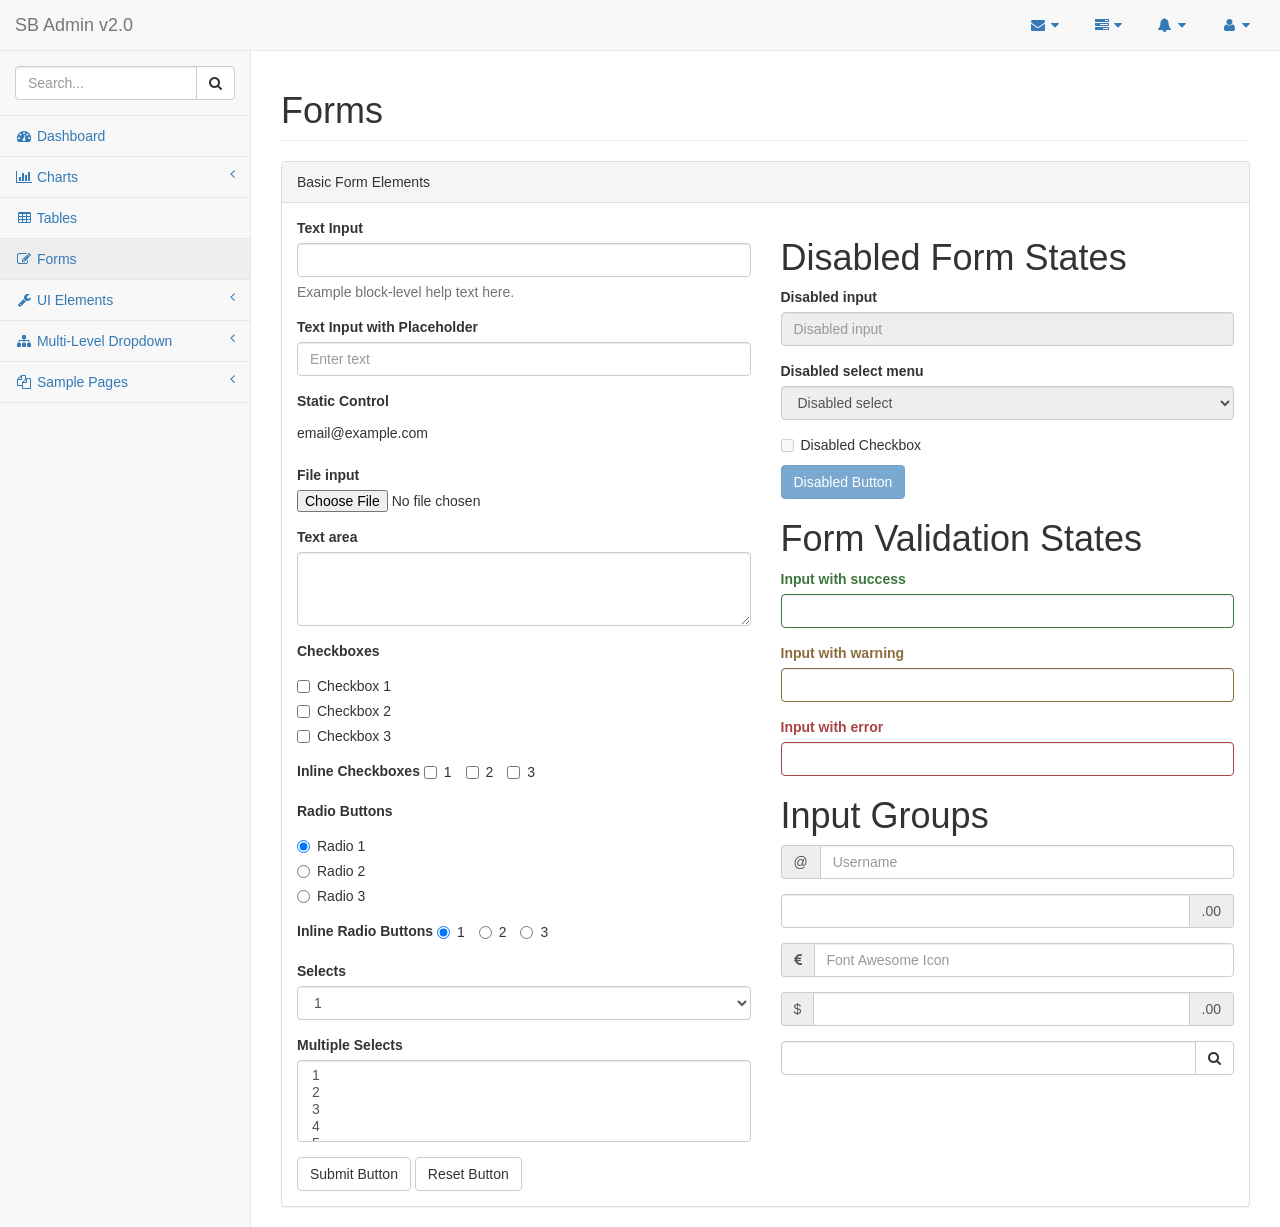
<file: web/bookfair/pages/forms.html>
<!DOCTYPE html>
<html lang="en">

<head>

    <meta charset="utf-8">
    <meta http-equiv="X-UA-Compatible" content="IE=edge">
    <meta name="viewport" content="width=device-width, initial-scale=1">
    <meta name="description" content="">
    <meta name="author" content="">

    <title>SB Admin 2 - Bootstrap Admin Theme</title>

    <!-- Bootstrap Core CSS -->
    <link href="../vendor/bootstrap/css/bootstrap.min.css" rel="stylesheet">

    <!-- MetisMenu CSS -->
    <link href="../vendor/metisMenu/metisMenu.min.css" rel="stylesheet">

    <!-- Custom CSS -->
    <link href="../dist/css/sb-admin-2.css" rel="stylesheet">

    <!-- Custom Fonts -->
    <link href="../vendor/font-awesome/css/font-awesome.min.css" rel="stylesheet" type="text/css">

    <!-- HTML5 Shim and Respond.js IE8 support of HTML5 elements and media queries -->
    <!-- WARNING: Respond.js doesn't work if you view the page via file:// -->
    <!--[if lt IE 9]>
        <script src="https://oss.maxcdn.com/libs/html5shiv/3.7.0/html5shiv.js"></script>
        <script src="https://oss.maxcdn.com/libs/respond.js/1.4.2/respond.min.js"></script>
    <![endif]-->

</head>

<body>

    <div id="wrapper">

        <!-- Navigation -->
        <nav class="navbar navbar-default navbar-static-top" role="navigation" style="margin-bottom: 0">
            <div class="navbar-header">
                <button type="button" class="navbar-toggle" data-toggle="collapse" data-target=".navbar-collapse">
                    <span class="sr-only">Toggle navigation</span>
                    <span class="icon-bar"></span>
                    <span class="icon-bar"></span>
                    <span class="icon-bar"></span>
                </button>
                <a class="navbar-brand" href="index.html">SB Admin v2.0</a>
            </div>
            <!-- /.navbar-header -->

            <ul class="nav navbar-top-links navbar-right">
                <li class="dropdown">
                    <a class="dropdown-toggle" data-toggle="dropdown" href="#">
                        <i class="fa fa-envelope fa-fw"></i> <i class="fa fa-caret-down"></i>
                    </a>
                    <ul class="dropdown-menu dropdown-messages">
                        <li>
                            <a href="#">
                                <div>
                                    <strong>John Smith</strong>
                                    <span class="pull-right text-muted">
                                        <em>Yesterday</em>
                                    </span>
                                </div>
                                <div>Lorem ipsum dolor sit amet, consectetur adipiscing elit. Pellentesque eleifend...</div>
                            </a>
                        </li>
                        <li class="divider"></li>
                        <li>
                            <a href="#">
                                <div>
                                    <strong>John Smith</strong>
                                    <span class="pull-right text-muted">
                                        <em>Yesterday</em>
                                    </span>
                                </div>
                                <div>Lorem ipsum dolor sit amet, consectetur adipiscing elit. Pellentesque eleifend...</div>
                            </a>
                        </li>
                        <li class="divider"></li>
                        <li>
                            <a href="#">
                                <div>
                                    <strong>John Smith</strong>
                                    <span class="pull-right text-muted">
                                        <em>Yesterday</em>
                                    </span>
                                </div>
                                <div>Lorem ipsum dolor sit amet, consectetur adipiscing elit. Pellentesque eleifend...</div>
                            </a>
                        </li>
                        <li class="divider"></li>
                        <li>
                            <a class="text-center" href="#">
                                <strong>Read All Messages</strong>
                                <i class="fa fa-angle-right"></i>
                            </a>
                        </li>
                    </ul>
                    <!-- /.dropdown-messages -->
                </li>
                <!-- /.dropdown -->
                <li class="dropdown">
                    <a class="dropdown-toggle" data-toggle="dropdown" href="#">
                        <i class="fa fa-tasks fa-fw"></i> <i class="fa fa-caret-down"></i>
                    </a>
                    <ul class="dropdown-menu dropdown-tasks">
                        <li>
                            <a href="#">
                                <div>
                                    <p>
                                        <strong>Task 1</strong>
                                        <span class="pull-right text-muted">40% Complete</span>
                                    </p>
                                    <div class="progress progress-striped active">
                                        <div class="progress-bar progress-bar-success" role="progressbar" aria-valuenow="40" aria-valuemin="0" aria-valuemax="100" style="width: 40%">
                                            <span class="sr-only">40% Complete (success)</span>
                                        </div>
                                    </div>
                                </div>
                            </a>
                        </li>
                        <li class="divider"></li>
                        <li>
                            <a href="#">
                                <div>
                                    <p>
                                        <strong>Task 2</strong>
                                        <span class="pull-right text-muted">20% Complete</span>
                                    </p>
                                    <div class="progress progress-striped active">
                                        <div class="progress-bar progress-bar-info" role="progressbar" aria-valuenow="20" aria-valuemin="0" aria-valuemax="100" style="width: 20%">
                                            <span class="sr-only">20% Complete</span>
                                        </div>
                                    </div>
                                </div>
                            </a>
                        </li>
                        <li class="divider"></li>
                        <li>
                            <a href="#">
                                <div>
                                    <p>
                                        <strong>Task 3</strong>
                                        <span class="pull-right text-muted">60% Complete</span>
                                    </p>
                                    <div class="progress progress-striped active">
                                        <div class="progress-bar progress-bar-warning" role="progressbar" aria-valuenow="60" aria-valuemin="0" aria-valuemax="100" style="width: 60%">
                                            <span class="sr-only">60% Complete (warning)</span>
                                        </div>
                                    </div>
                                </div>
                            </a>
                        </li>
                        <li class="divider"></li>
                        <li>
                            <a href="#">
                                <div>
                                    <p>
                                        <strong>Task 4</strong>
                                        <span class="pull-right text-muted">80% Complete</span>
                                    </p>
                                    <div class="progress progress-striped active">
                                        <div class="progress-bar progress-bar-danger" role="progressbar" aria-valuenow="80" aria-valuemin="0" aria-valuemax="100" style="width: 80%">
                                            <span class="sr-only">80% Complete (danger)</span>
                                        </div>
                                    </div>
                                </div>
                            </a>
                        </li>
                        <li class="divider"></li>
                        <li>
                            <a class="text-center" href="#">
                                <strong>See All Tasks</strong>
                                <i class="fa fa-angle-right"></i>
                            </a>
                        </li>
                    </ul>
                    <!-- /.dropdown-tasks -->
                </li>
                <!-- /.dropdown -->
                <li class="dropdown">
                    <a class="dropdown-toggle" data-toggle="dropdown" href="#">
                        <i class="fa fa-bell fa-fw"></i> <i class="fa fa-caret-down"></i>
                    </a>
                    <ul class="dropdown-menu dropdown-alerts">
                        <li>
                            <a href="#">
                                <div>
                                    <i class="fa fa-comment fa-fw"></i> New Comment
                                    <span class="pull-right text-muted small">4 minutes ago</span>
                                </div>
                            </a>
                        </li>
                        <li class="divider"></li>
                        <li>
                            <a href="#">
                                <div>
                                    <i class="fa fa-twitter fa-fw"></i> 3 New Followers
                                    <span class="pull-right text-muted small">12 minutes ago</span>
                                </div>
                            </a>
                        </li>
                        <li class="divider"></li>
                        <li>
                            <a href="#">
                                <div>
                                    <i class="fa fa-envelope fa-fw"></i> Message Sent
                                    <span class="pull-right text-muted small">4 minutes ago</span>
                                </div>
                            </a>
                        </li>
                        <li class="divider"></li>
                        <li>
                            <a href="#">
                                <div>
                                    <i class="fa fa-tasks fa-fw"></i> New Task
                                    <span class="pull-right text-muted small">4 minutes ago</span>
                                </div>
                            </a>
                        </li>
                        <li class="divider"></li>
                        <li>
                            <a href="#">
                                <div>
                                    <i class="fa fa-upload fa-fw"></i> Server Rebooted
                                    <span class="pull-right text-muted small">4 minutes ago</span>
                                </div>
                            </a>
                        </li>
                        <li class="divider"></li>
                        <li>
                            <a class="text-center" href="#">
                                <strong>See All Alerts</strong>
                                <i class="fa fa-angle-right"></i>
                            </a>
                        </li>
                    </ul>
                    <!-- /.dropdown-alerts -->
                </li>
                <!-- /.dropdown -->
                <li class="dropdown">
                    <a class="dropdown-toggle" data-toggle="dropdown" href="#">
                        <i class="fa fa-user fa-fw"></i> <i class="fa fa-caret-down"></i>
                    </a>
                    <ul class="dropdown-menu dropdown-user">
                        <li><a href="#"><i class="fa fa-user fa-fw"></i> User Profile</a>
                        </li>
                        <li><a href="#"><i class="fa fa-gear fa-fw"></i> Settings</a>
                        </li>
                        <li class="divider"></li>
                        <li><a href="login.html"><i class="fa fa-sign-out fa-fw"></i> Logout</a>
                        </li>
                    </ul>
                    <!-- /.dropdown-user -->
                </li>
                <!-- /.dropdown -->
            </ul>
            <!-- /.navbar-top-links -->

            <div class="navbar-default sidebar" role="navigation">
                <div class="sidebar-nav navbar-collapse">
                    <ul class="nav" id="side-menu">
                        <li class="sidebar-search">
                            <div class="input-group custom-search-form">
                                <input type="text" class="form-control" placeholder="Search...">
                                <span class="input-group-btn">
                                <button class="btn btn-default" type="button">
                                    <i class="fa fa-search"></i>
                                </button>
                            </span>
                            </div>
                            <!-- /input-group -->
                        </li>
                        <li>
                            <a href="index.html"><i class="fa fa-dashboard fa-fw"></i> Dashboard</a>
                        </li>
                        <li>
                            <a href="#"><i class="fa fa-bar-chart-o fa-fw"></i> Charts<span class="fa arrow"></span></a>
                            <ul class="nav nav-second-level">
                                <li>
                                    <a href="flot.html">Flot Charts</a>
                                </li>
                                <li>
                                    <a href="morris.html">Morris.js Charts</a>
                                </li>
                            </ul>
                            <!-- /.nav-second-level -->
                        </li>
                        <li>
                            <a href="tables.html"><i class="fa fa-table fa-fw"></i> Tables</a>
                        </li>
                        <li>
                            <a href="forms.html"><i class="fa fa-edit fa-fw"></i> Forms</a>
                        </li>
                        <li>
                            <a href="#"><i class="fa fa-wrench fa-fw"></i> UI Elements<span class="fa arrow"></span></a>
                            <ul class="nav nav-second-level">
                                <li>
                                    <a href="panels-wells.html">Panels and Wells</a>
                                </li>
                                <li>
                                    <a href="buttons.html">Buttons</a>
                                </li>
                                <li>
                                    <a href="notifications.html">Notifications</a>
                                </li>
                                <li>
                                    <a href="typography.html">Typography</a>
                                </li>
                                <li>
                                    <a href="icons.html"> Icons</a>
                                </li>
                                <li>
                                    <a href="grid.html">Grid</a>
                                </li>
                            </ul>
                            <!-- /.nav-second-level -->
                        </li>
                        <li>
                            <a href="#"><i class="fa fa-sitemap fa-fw"></i> Multi-Level Dropdown<span class="fa arrow"></span></a>
                            <ul class="nav nav-second-level">
                                <li>
                                    <a href="#">Second Level Item</a>
                                </li>
                                <li>
                                    <a href="#">Second Level Item</a>
                                </li>
                                <li>
                                    <a href="#">Third Level <span class="fa arrow"></span></a>
                                    <ul class="nav nav-third-level">
                                        <li>
                                            <a href="#">Third Level Item</a>
                                        </li>
                                        <li>
                                            <a href="#">Third Level Item</a>
                                        </li>
                                        <li>
                                            <a href="#">Third Level Item</a>
                                        </li>
                                        <li>
                                            <a href="#">Third Level Item</a>
                                        </li>
                                    </ul>
                                    <!-- /.nav-third-level -->
                                </li>
                            </ul>
                            <!-- /.nav-second-level -->
                        </li>
                        <li>
                            <a href="#"><i class="fa fa-files-o fa-fw"></i> Sample Pages<span class="fa arrow"></span></a>
                            <ul class="nav nav-second-level">
                                <li>
                                    <a href="blank.html">Blank Page</a>
                                </li>
                                <li>
                                    <a href="login.html">Login Page</a>
                                </li>
                            </ul>
                            <!-- /.nav-second-level -->
                        </li>
                    </ul>
                </div>
                <!-- /.sidebar-collapse -->
            </div>
            <!-- /.navbar-static-side -->
        </nav>

        <div id="page-wrapper">
            <div class="row">
                <div class="col-lg-12">
                    <h1 class="page-header">Forms</h1>
                </div>
                <!-- /.col-lg-12 -->
            </div>
            <!-- /.row -->
            <div class="row">
                <div class="col-lg-12">
                    <div class="panel panel-default">
                        <div class="panel-heading">
                            Basic Form Elements
                        </div>
                        <div class="panel-body">
                            <div class="row">
                                <div class="col-lg-6">
                                    <form role="form">
                                        <div class="form-group">
                                            <label>Text Input</label>
                                            <input class="form-control">
                                            <p class="help-block">Example block-level help text here.</p>
                                        </div>
                                        <div class="form-group">
                                            <label>Text Input with Placeholder</label>
                                            <input class="form-control" placeholder="Enter text">
                                        </div>
                                        <div class="form-group">
                                            <label>Static Control</label>
                                            <p class="form-control-static">email@example.com</p>
                                        </div>
                                        <div class="form-group">
                                            <label>File input</label>
                                            <input type="file">
                                        </div>
                                        <div class="form-group">
                                            <label>Text area</label>
                                            <textarea class="form-control" rows="3"></textarea>
                                        </div>
                                        <div class="form-group">
                                            <label>Checkboxes</label>
                                            <div class="checkbox">
                                                <label>
                                                    <input type="checkbox" value="">Checkbox 1
                                                </label>
                                            </div>
                                            <div class="checkbox">
                                                <label>
                                                    <input type="checkbox" value="">Checkbox 2
                                                </label>
                                            </div>
                                            <div class="checkbox">
                                                <label>
                                                    <input type="checkbox" value="">Checkbox 3
                                                </label>
                                            </div>
                                        </div>
                                        <div class="form-group">
                                            <label>Inline Checkboxes</label>
                                            <label class="checkbox-inline">
                                                <input type="checkbox">1
                                            </label>
                                            <label class="checkbox-inline">
                                                <input type="checkbox">2
                                            </label>
                                            <label class="checkbox-inline">
                                                <input type="checkbox">3
                                            </label>
                                        </div>
                                        <div class="form-group">
                                            <label>Radio Buttons</label>
                                            <div class="radio">
                                                <label>
                                                    <input type="radio" name="optionsRadios" id="optionsRadios1" value="option1" checked>Radio 1
                                                </label>
                                            </div>
                                            <div class="radio">
                                                <label>
                                                    <input type="radio" name="optionsRadios" id="optionsRadios2" value="option2">Radio 2
                                                </label>
                                            </div>
                                            <div class="radio">
                                                <label>
                                                    <input type="radio" name="optionsRadios" id="optionsRadios3" value="option3">Radio 3
                                                </label>
                                            </div>
                                        </div>
                                        <div class="form-group">
                                            <label>Inline Radio Buttons</label>
                                            <label class="radio-inline">
                                                <input type="radio" name="optionsRadiosInline" id="optionsRadiosInline1" value="option1" checked>1
                                            </label>
                                            <label class="radio-inline">
                                                <input type="radio" name="optionsRadiosInline" id="optionsRadiosInline2" value="option2">2
                                            </label>
                                            <label class="radio-inline">
                                                <input type="radio" name="optionsRadiosInline" id="optionsRadiosInline3" value="option3">3
                                            </label>
                                        </div>
                                        <div class="form-group">
                                            <label>Selects</label>
                                            <select class="form-control">
                                                <option>1</option>
                                                <option>2</option>
                                                <option>3</option>
                                                <option>4</option>
                                                <option>5</option>
                                            </select>
                                        </div>
                                        <div class="form-group">
                                            <label>Multiple Selects</label>
                                            <select multiple class="form-control">
                                                <option>1</option>
                                                <option>2</option>
                                                <option>3</option>
                                                <option>4</option>
                                                <option>5</option>
                                            </select>
                                        </div>
                                        <button type="submit" class="btn btn-default">Submit Button</button>
                                        <button type="reset" class="btn btn-default">Reset Button</button>
                                    </form>
                                </div>
                                <!-- /.col-lg-6 (nested) -->
                                <div class="col-lg-6">
                                    <h1>Disabled Form States</h1>
                                    <form role="form">
                                        <fieldset disabled>
                                            <div class="form-group">
                                                <label for="disabledSelect">Disabled input</label>
                                                <input class="form-control" id="disabledInput" type="text" placeholder="Disabled input" disabled>
                                            </div>
                                            <div class="form-group">
                                                <label for="disabledSelect">Disabled select menu</label>
                                                <select id="disabledSelect" class="form-control">
                                                    <option>Disabled select</option>
                                                </select>
                                            </div>
                                            <div class="checkbox">
                                                <label>
                                                    <input type="checkbox">Disabled Checkbox
                                                </label>
                                            </div>
                                            <button type="submit" class="btn btn-primary">Disabled Button</button>
                                        </fieldset>
                                    </form>
                                    <h1>Form Validation States</h1>
                                    <form role="form">
                                        <div class="form-group has-success">
                                            <label class="control-label" for="inputSuccess">Input with success</label>
                                            <input type="text" class="form-control" id="inputSuccess">
                                        </div>
                                        <div class="form-group has-warning">
                                            <label class="control-label" for="inputWarning">Input with warning</label>
                                            <input type="text" class="form-control" id="inputWarning">
                                        </div>
                                        <div class="form-group has-error">
                                            <label class="control-label" for="inputError">Input with error</label>
                                            <input type="text" class="form-control" id="inputError">
                                        </div>
                                    </form>
                                    <h1>Input Groups</h1>
                                    <form role="form">
                                        <div class="form-group input-group">
                                            <span class="input-group-addon">@</span>
                                            <input type="text" class="form-control" placeholder="Username">
                                        </div>
                                        <div class="form-group input-group">
                                            <input type="text" class="form-control">
                                            <span class="input-group-addon">.00</span>
                                        </div>
                                        <div class="form-group input-group">
                                            <span class="input-group-addon"><i class="fa fa-eur"></i>
                                            </span>
                                            <input type="text" class="form-control" placeholder="Font Awesome Icon">
                                        </div>
                                        <div class="form-group input-group">
                                            <span class="input-group-addon">$</span>
                                            <input type="text" class="form-control">
                                            <span class="input-group-addon">.00</span>
                                        </div>
                                        <div class="form-group input-group">
                                            <input type="text" class="form-control">
                                            <span class="input-group-btn">
                                                <button class="btn btn-default" type="button"><i class="fa fa-search"></i>
                                                </button>
                                            </span>
                                        </div>
                                    </form>
                                </div>
                                <!-- /.col-lg-6 (nested) -->
                            </div>
                            <!-- /.row (nested) -->
                        </div>
                        <!-- /.panel-body -->
                    </div>
                    <!-- /.panel -->
                </div>
                <!-- /.col-lg-12 -->
            </div>
            <!-- /.row -->
        </div>
        <!-- /#page-wrapper -->

    </div>
    <!-- /#wrapper -->

    <!-- jQuery -->
    <script src="../vendor/jquery/jquery.min.js"></script>

    <!-- Bootstrap Core JavaScript -->
    <script src="../vendor/bootstrap/js/bootstrap.min.js"></script>

    <!-- Metis Menu Plugin JavaScript -->
    <script src="../vendor/metisMenu/metisMenu.min.js"></script>

    <!-- Custom Theme JavaScript -->
    <script src="../dist/js/sb-admin-2.js"></script>

</body>

</html>
</file>
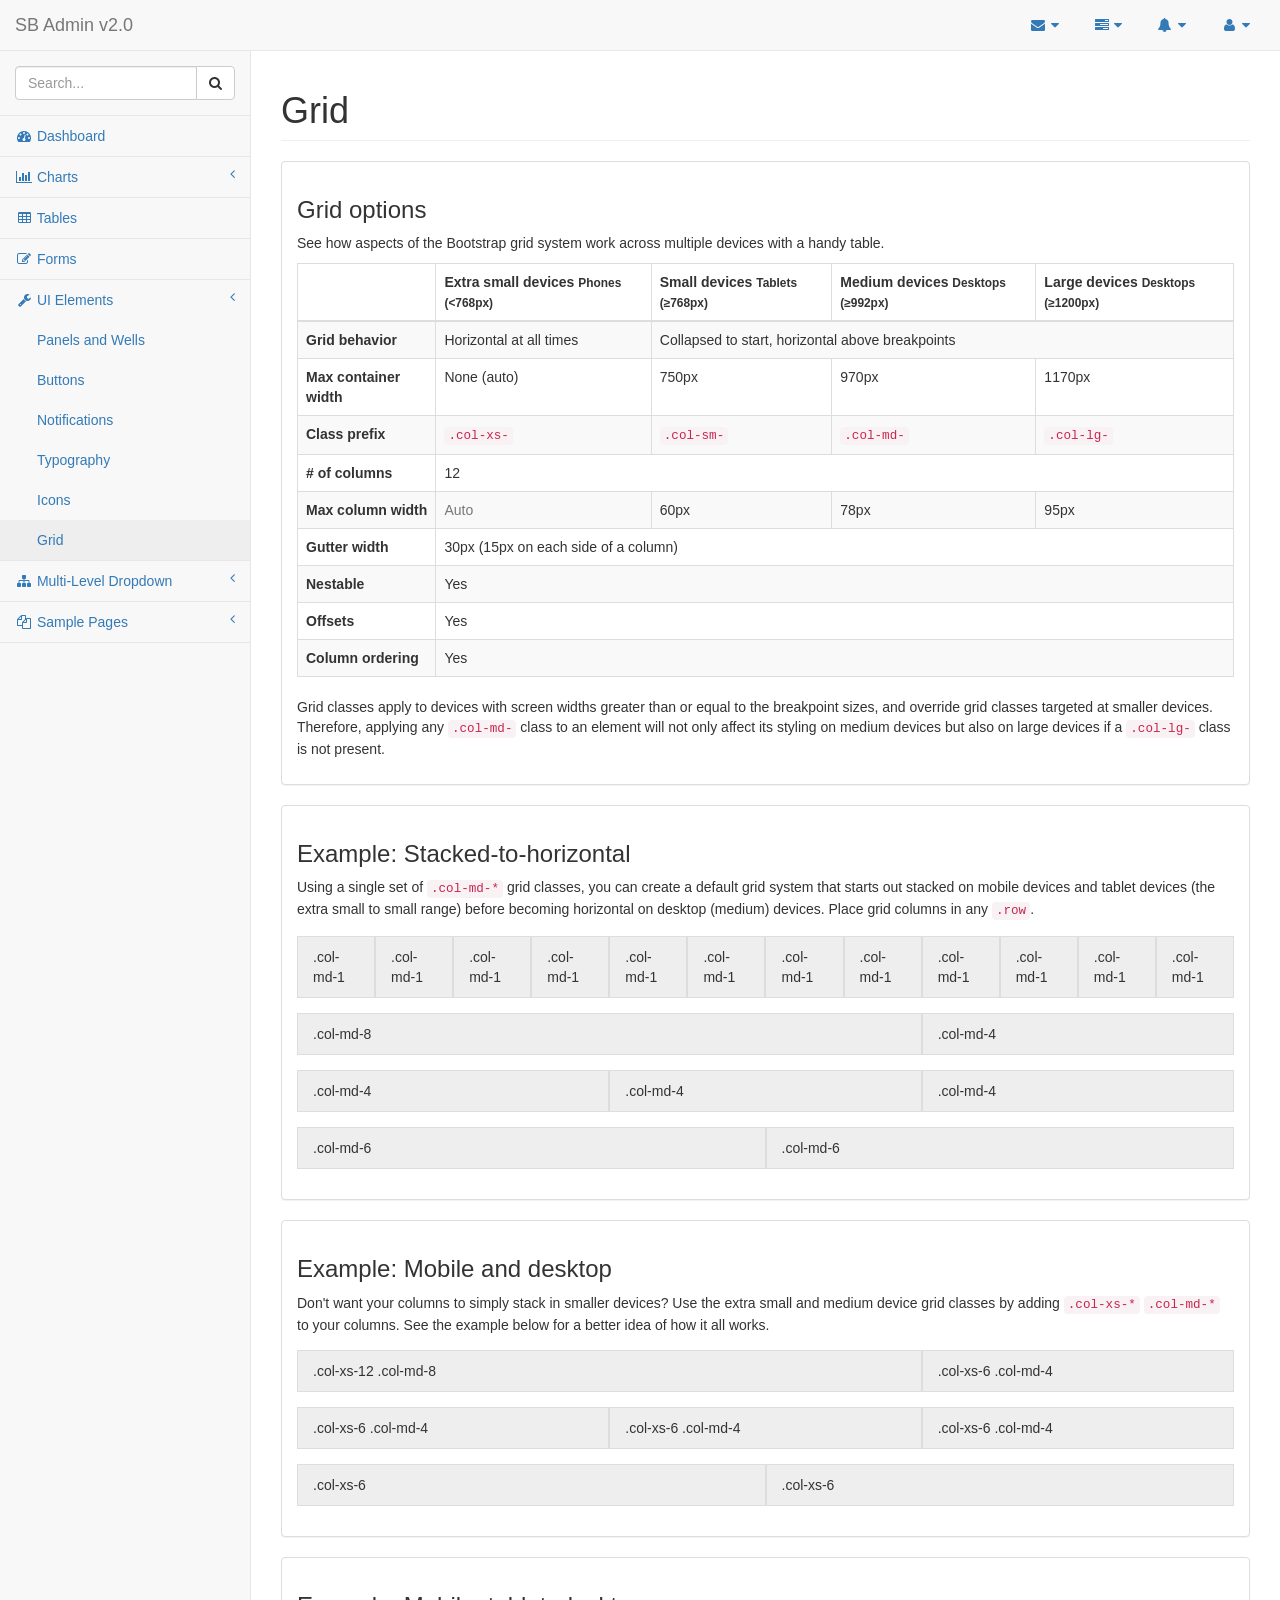
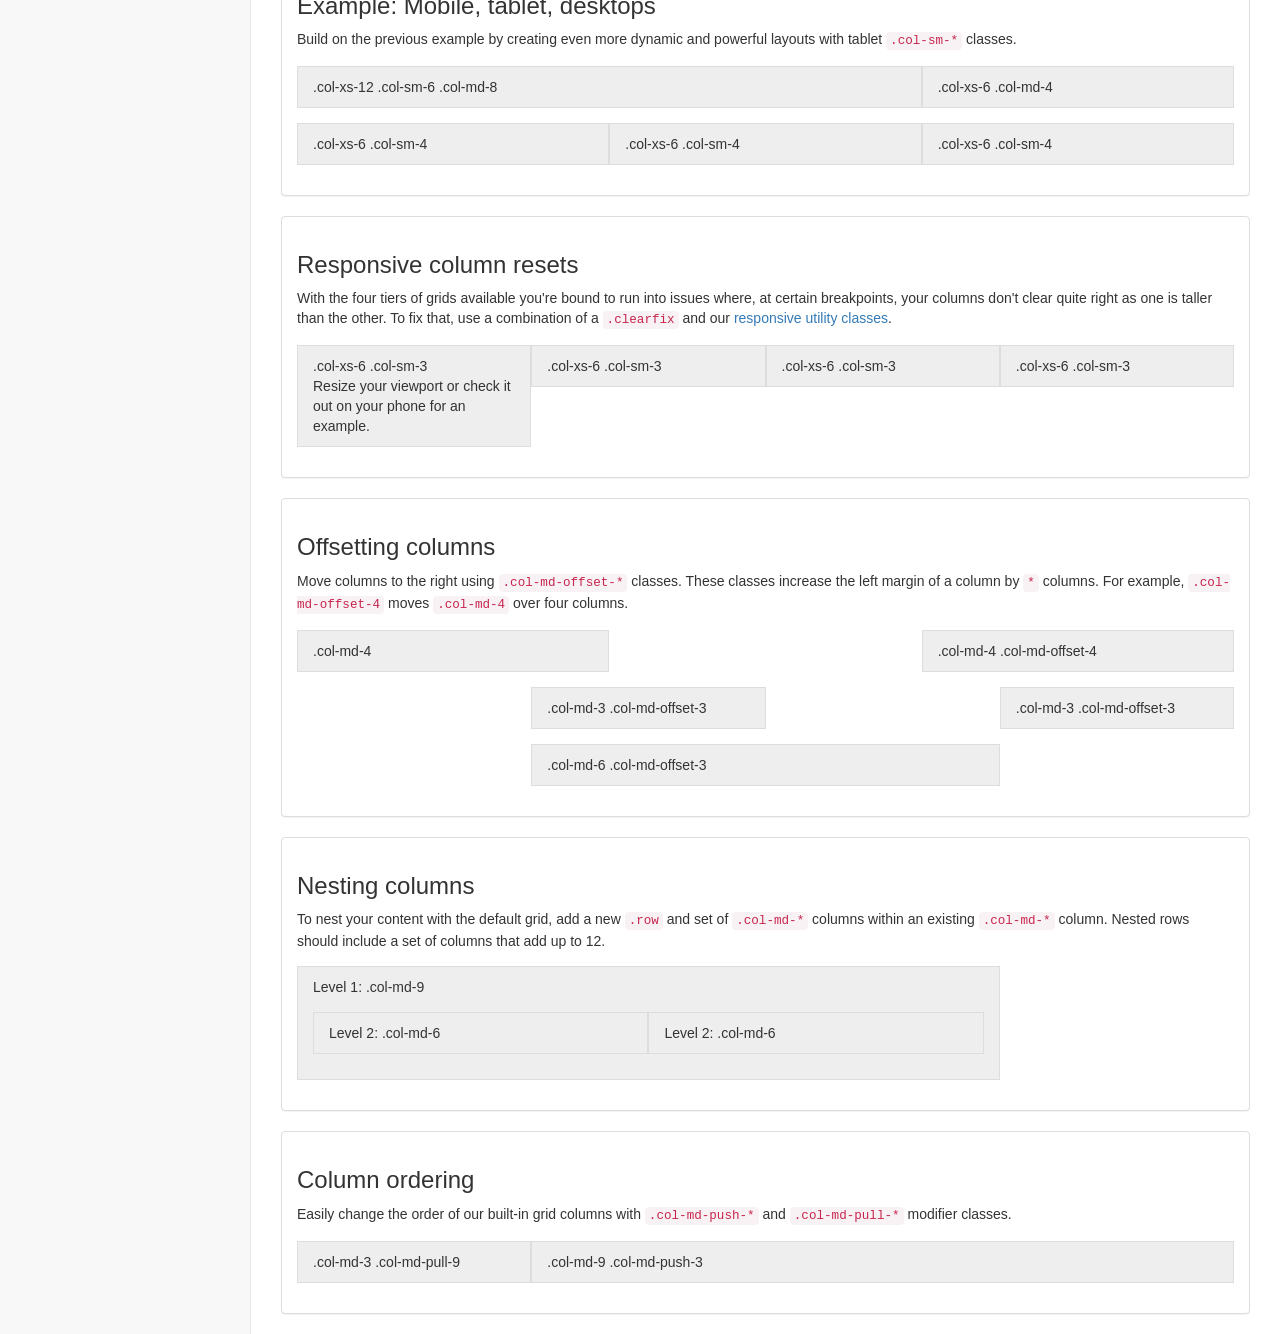
<file: web/bookfair/pages/grid.html>
<!DOCTYPE html>
<html lang="en">

<head>

    <meta charset="utf-8">
    <meta http-equiv="X-UA-Compatible" content="IE=edge">
    <meta name="viewport" content="width=device-width, initial-scale=1">
    <meta name="description" content="">
    <meta name="author" content="">

    <title>SB Admin 2 - Bootstrap Admin Theme</title>

    <!-- Bootstrap Core CSS -->
    <link href="../vendor/bootstrap/css/bootstrap.min.css" rel="stylesheet">

    <!-- MetisMenu CSS -->
    <link href="../vendor/metisMenu/metisMenu.min.css" rel="stylesheet">

    <!-- Custom CSS -->
    <link href="../dist/css/sb-admin-2.css" rel="stylesheet">

    <!-- Custom Fonts -->
    <link href="../vendor/font-awesome/css/font-awesome.min.css" rel="stylesheet" type="text/css">

    <!-- HTML5 Shim and Respond.js IE8 support of HTML5 elements and media queries -->
    <!-- WARNING: Respond.js doesn't work if you view the page via file:// -->
    <!--[if lt IE 9]>
        <script src="https://oss.maxcdn.com/libs/html5shiv/3.7.0/html5shiv.js"></script>
        <script src="https://oss.maxcdn.com/libs/respond.js/1.4.2/respond.min.js"></script>
    <![endif]-->

</head>

<body>

    <div id="wrapper">

        <!-- Navigation -->
        <nav class="navbar navbar-default navbar-static-top" role="navigation" style="margin-bottom: 0">
            <div class="navbar-header">
                <button type="button" class="navbar-toggle" data-toggle="collapse" data-target=".navbar-collapse">
                    <span class="sr-only">Toggle navigation</span>
                    <span class="icon-bar"></span>
                    <span class="icon-bar"></span>
                    <span class="icon-bar"></span>
                </button>
                <a class="navbar-brand" href="index.html">SB Admin v2.0</a>
            </div>
            <!-- /.navbar-header -->

            <ul class="nav navbar-top-links navbar-right">
                <li class="dropdown">
                    <a class="dropdown-toggle" data-toggle="dropdown" href="#">
                        <i class="fa fa-envelope fa-fw"></i> <i class="fa fa-caret-down"></i>
                    </a>
                    <ul class="dropdown-menu dropdown-messages">
                        <li>
                            <a href="#">
                                <div>
                                    <strong>John Smith</strong>
                                    <span class="pull-right text-muted">
                                        <em>Yesterday</em>
                                    </span>
                                </div>
                                <div>Lorem ipsum dolor sit amet, consectetur adipiscing elit. Pellentesque eleifend...</div>
                            </a>
                        </li>
                        <li class="divider"></li>
                        <li>
                            <a href="#">
                                <div>
                                    <strong>John Smith</strong>
                                    <span class="pull-right text-muted">
                                        <em>Yesterday</em>
                                    </span>
                                </div>
                                <div>Lorem ipsum dolor sit amet, consectetur adipiscing elit. Pellentesque eleifend...</div>
                            </a>
                        </li>
                        <li class="divider"></li>
                        <li>
                            <a href="#">
                                <div>
                                    <strong>John Smith</strong>
                                    <span class="pull-right text-muted">
                                        <em>Yesterday</em>
                                    </span>
                                </div>
                                <div>Lorem ipsum dolor sit amet, consectetur adipiscing elit. Pellentesque eleifend...</div>
                            </a>
                        </li>
                        <li class="divider"></li>
                        <li>
                            <a class="text-center" href="#">
                                <strong>Read All Messages</strong>
                                <i class="fa fa-angle-right"></i>
                            </a>
                        </li>
                    </ul>
                    <!-- /.dropdown-messages -->
                </li>
                <!-- /.dropdown -->
                <li class="dropdown">
                    <a class="dropdown-toggle" data-toggle="dropdown" href="#">
                        <i class="fa fa-tasks fa-fw"></i> <i class="fa fa-caret-down"></i>
                    </a>
                    <ul class="dropdown-menu dropdown-tasks">
                        <li>
                            <a href="#">
                                <div>
                                    <p>
                                        <strong>Task 1</strong>
                                        <span class="pull-right text-muted">40% Complete</span>
                                    </p>
                                    <div class="progress progress-striped active">
                                        <div class="progress-bar progress-bar-success" role="progressbar" aria-valuenow="40" aria-valuemin="0" aria-valuemax="100" style="width: 40%">
                                            <span class="sr-only">40% Complete (success)</span>
                                        </div>
                                    </div>
                                </div>
                            </a>
                        </li>
                        <li class="divider"></li>
                        <li>
                            <a href="#">
                                <div>
                                    <p>
                                        <strong>Task 2</strong>
                                        <span class="pull-right text-muted">20% Complete</span>
                                    </p>
                                    <div class="progress progress-striped active">
                                        <div class="progress-bar progress-bar-info" role="progressbar" aria-valuenow="20" aria-valuemin="0" aria-valuemax="100" style="width: 20%">
                                            <span class="sr-only">20% Complete</span>
                                        </div>
                                    </div>
                                </div>
                            </a>
                        </li>
                        <li class="divider"></li>
                        <li>
                            <a href="#">
                                <div>
                                    <p>
                                        <strong>Task 3</strong>
                                        <span class="pull-right text-muted">60% Complete</span>
                                    </p>
                                    <div class="progress progress-striped active">
                                        <div class="progress-bar progress-bar-warning" role="progressbar" aria-valuenow="60" aria-valuemin="0" aria-valuemax="100" style="width: 60%">
                                            <span class="sr-only">60% Complete (warning)</span>
                                        </div>
                                    </div>
                                </div>
                            </a>
                        </li>
                        <li class="divider"></li>
                        <li>
                            <a href="#">
                                <div>
                                    <p>
                                        <strong>Task 4</strong>
                                        <span class="pull-right text-muted">80% Complete</span>
                                    </p>
                                    <div class="progress progress-striped active">
                                        <div class="progress-bar progress-bar-danger" role="progressbar" aria-valuenow="80" aria-valuemin="0" aria-valuemax="100" style="width: 80%">
                                            <span class="sr-only">80% Complete (danger)</span>
                                        </div>
                                    </div>
                                </div>
                            </a>
                        </li>
                        <li class="divider"></li>
                        <li>
                            <a class="text-center" href="#">
                                <strong>See All Tasks</strong>
                                <i class="fa fa-angle-right"></i>
                            </a>
                        </li>
                    </ul>
                    <!-- /.dropdown-tasks -->
                </li>
                <!-- /.dropdown -->
                <li class="dropdown">
                    <a class="dropdown-toggle" data-toggle="dropdown" href="#">
                        <i class="fa fa-bell fa-fw"></i> <i class="fa fa-caret-down"></i>
                    </a>
                    <ul class="dropdown-menu dropdown-alerts">
                        <li>
                            <a href="#">
                                <div>
                                    <i class="fa fa-comment fa-fw"></i> New Comment
                                    <span class="pull-right text-muted small">4 minutes ago</span>
                                </div>
                            </a>
                        </li>
                        <li class="divider"></li>
                        <li>
                            <a href="#">
                                <div>
                                    <i class="fa fa-twitter fa-fw"></i> 3 New Followers
                                    <span class="pull-right text-muted small">12 minutes ago</span>
                                </div>
                            </a>
                        </li>
                        <li class="divider"></li>
                        <li>
                            <a href="#">
                                <div>
                                    <i class="fa fa-envelope fa-fw"></i> Message Sent
                                    <span class="pull-right text-muted small">4 minutes ago</span>
                                </div>
                            </a>
                        </li>
                        <li class="divider"></li>
                        <li>
                            <a href="#">
                                <div>
                                    <i class="fa fa-tasks fa-fw"></i> New Task
                                    <span class="pull-right text-muted small">4 minutes ago</span>
                                </div>
                            </a>
                        </li>
                        <li class="divider"></li>
                        <li>
                            <a href="#">
                                <div>
                                    <i class="fa fa-upload fa-fw"></i> Server Rebooted
                                    <span class="pull-right text-muted small">4 minutes ago</span>
                                </div>
                            </a>
                        </li>
                        <li class="divider"></li>
                        <li>
                            <a class="text-center" href="#">
                                <strong>See All Alerts</strong>
                                <i class="fa fa-angle-right"></i>
                            </a>
                        </li>
                    </ul>
                    <!-- /.dropdown-alerts -->
                </li>
                <!-- /.dropdown -->
                <li class="dropdown">
                    <a class="dropdown-toggle" data-toggle="dropdown" href="#">
                        <i class="fa fa-user fa-fw"></i> <i class="fa fa-caret-down"></i>
                    </a>
                    <ul class="dropdown-menu dropdown-user">
                        <li><a href="#"><i class="fa fa-user fa-fw"></i> User Profile</a>
                        </li>
                        <li><a href="#"><i class="fa fa-gear fa-fw"></i> Settings</a>
                        </li>
                        <li class="divider"></li>
                        <li><a href="login.html"><i class="fa fa-sign-out fa-fw"></i> Logout</a>
                        </li>
                    </ul>
                    <!-- /.dropdown-user -->
                </li>
                <!-- /.dropdown -->
            </ul>
            <!-- /.navbar-top-links -->

            <div class="navbar-default sidebar" role="navigation">
                <div class="sidebar-nav navbar-collapse">
                    <ul class="nav" id="side-menu">
                        <li class="sidebar-search">
                            <div class="input-group custom-search-form">
                                <input type="text" class="form-control" placeholder="Search...">
                                <span class="input-group-btn">
                                <button class="btn btn-default" type="button">
                                    <i class="fa fa-search"></i>
                                </button>
                            </span>
                            </div>
                            <!-- /input-group -->
                        </li>
                        <li>
                            <a href="index.html"><i class="fa fa-dashboard fa-fw"></i> Dashboard</a>
                        </li>
                        <li>
                            <a href="#"><i class="fa fa-bar-chart-o fa-fw"></i> Charts<span class="fa arrow"></span></a>
                            <ul class="nav nav-second-level">
                                <li>
                                    <a href="flot.html">Flot Charts</a>
                                </li>
                                <li>
                                    <a href="morris.html">Morris.js Charts</a>
                                </li>
                            </ul>
                            <!-- /.nav-second-level -->
                        </li>
                        <li>
                            <a href="tables.html"><i class="fa fa-table fa-fw"></i> Tables</a>
                        </li>
                        <li>
                            <a href="forms.html"><i class="fa fa-edit fa-fw"></i> Forms</a>
                        </li>
                        <li>
                            <a href="#"><i class="fa fa-wrench fa-fw"></i> UI Elements<span class="fa arrow"></span></a>
                            <ul class="nav nav-second-level">
                                <li>
                                    <a href="panels-wells.html">Panels and Wells</a>
                                </li>
                                <li>
                                    <a href="buttons.html">Buttons</a>
                                </li>
                                <li>
                                    <a href="notifications.html">Notifications</a>
                                </li>
                                <li>
                                    <a href="typography.html">Typography</a>
                                </li>
                                <li>
                                    <a href="icons.html"> Icons</a>
                                </li>
                                <li>
                                    <a href="grid.html">Grid</a>
                                </li>
                            </ul>
                            <!-- /.nav-second-level -->
                        </li>
                        <li>
                            <a href="#"><i class="fa fa-sitemap fa-fw"></i> Multi-Level Dropdown<span class="fa arrow"></span></a>
                            <ul class="nav nav-second-level">
                                <li>
                                    <a href="#">Second Level Item</a>
                                </li>
                                <li>
                                    <a href="#">Second Level Item</a>
                                </li>
                                <li>
                                    <a href="#">Third Level <span class="fa arrow"></span></a>
                                    <ul class="nav nav-third-level">
                                        <li>
                                            <a href="#">Third Level Item</a>
                                        </li>
                                        <li>
                                            <a href="#">Third Level Item</a>
                                        </li>
                                        <li>
                                            <a href="#">Third Level Item</a>
                                        </li>
                                        <li>
                                            <a href="#">Third Level Item</a>
                                        </li>
                                    </ul>
                                    <!-- /.nav-third-level -->
                                </li>
                            </ul>
                            <!-- /.nav-second-level -->
                        </li>
                        <li>
                            <a href="#"><i class="fa fa-files-o fa-fw"></i> Sample Pages<span class="fa arrow"></span></a>
                            <ul class="nav nav-second-level">
                                <li>
                                    <a href="blank.html">Blank Page</a>
                                </li>
                                <li>
                                    <a href="login.html">Login Page</a>
                                </li>
                            </ul>
                            <!-- /.nav-second-level -->
                        </li>
                    </ul>
                </div>
                <!-- /.sidebar-collapse -->
            </div>
            <!-- /.navbar-static-side -->
        </nav>

        <div id="page-wrapper">
            <div class="row">
                <div class="col-lg-12">
                    <h1 class="page-header">Grid</h1>
                </div>
                <!-- /.col-lg-12 -->
            </div>
            <!-- /.row -->
            <div class="row">
                <div class="col-lg-12">
                    <div class="panel panel-default">
                        <div class="panel-body">
                            <h3>Grid options</h3>
                            <p>See how aspects of the Bootstrap grid system work across multiple devices with a handy table.</p>
                            <div class="table-responsive">
                                <table class="table table-bordered table-striped">
                                    <thead>
                                        <tr>
                                            <th></th>
                                            <th>
                                                Extra small devices
                                                <small>Phones (&lt;768px)</small>
                                            </th>
                                            <th>
                                                Small devices
                                                <small>Tablets (&ge;768px)</small>
                                            </th>
                                            <th>
                                                Medium devices
                                                <small>Desktops (&ge;992px)</small>
                                            </th>
                                            <th>
                                                Large devices
                                                <small>Desktops (&ge;1200px)</small>
                                            </th>
                                        </tr>
                                    </thead>
                                    <tbody>
                                        <tr>
                                            <th>Grid behavior</th>
                                            <td>Horizontal at all times</td>
                                            <td colspan="3">Collapsed to start, horizontal above breakpoints</td>
                                        </tr>
                                        <tr>
                                            <th>Max container width</th>
                                            <td>None (auto)</td>
                                            <td>750px</td>
                                            <td>970px</td>
                                            <td>1170px</td>
                                        </tr>
                                        <tr>
                                            <th>Class prefix</th>
                                            <td>
                                                <code>.col-xs-</code>
                                            </td>
                                            <td>
                                                <code>.col-sm-</code>
                                            </td>
                                            <td>
                                                <code>.col-md-</code>
                                            </td>
                                            <td>
                                                <code>.col-lg-</code>
                                            </td>
                                        </tr>
                                        <tr>
                                            <th># of columns</th>
                                            <td colspan="4">12</td>
                                        </tr>
                                        <tr>
                                            <th>Max column width</th>
                                            <td class="text-muted">Auto</td>
                                            <td>60px</td>
                                            <td>78px</td>
                                            <td>95px</td>
                                        </tr>
                                        <tr>
                                            <th>Gutter width</th>
                                            <td colspan="4">30px (15px on each side of a column)</td>
                                        </tr>
                                        <tr>
                                            <th>Nestable</th>
                                            <td colspan="4">Yes</td>
                                        </tr>
                                        <tr>
                                            <th>Offsets</th>
                                            <td colspan="4">Yes</td>
                                        </tr>
                                        <tr>
                                            <th>Column ordering</th>
                                            <td colspan="4">Yes</td>
                                        </tr>
                                    </tbody>
                                </table>
                            </div>
                            <p>Grid classes apply to devices with screen widths greater than or equal to the breakpoint sizes, and override grid classes targeted at smaller devices. Therefore, applying any
                                <code>.col-md-</code> class to an element will not only affect its styling on medium devices but also on large devices if a
                                <code>.col-lg-</code> class is not present.</p>
                        </div>
                    </div>
                </div>
                <!-- /.col-lg-12 -->
            </div>
            <!-- /.row -->

            <div class="row">
                <div class="col-lg-12">
                    <div class="panel panel-default">
                        <div class="panel-body">
                            <h3>Example: Stacked-to-horizontal</h3>
                            <p>Using a single set of
                                <code>.col-md-*</code> grid classes, you can create a default grid system that starts out stacked on mobile devices and tablet devices (the extra small to small range) before becoming horizontal on desktop (medium) devices. Place grid columns in any
                                <code>.row</code>.</p>
                            <div class="row show-grid">
                                <div class="col-md-1">.col-md-1</div>
                                <div class="col-md-1">.col-md-1</div>
                                <div class="col-md-1">.col-md-1</div>
                                <div class="col-md-1">.col-md-1</div>
                                <div class="col-md-1">.col-md-1</div>
                                <div class="col-md-1">.col-md-1</div>
                                <div class="col-md-1">.col-md-1</div>
                                <div class="col-md-1">.col-md-1</div>
                                <div class="col-md-1">.col-md-1</div>
                                <div class="col-md-1">.col-md-1</div>
                                <div class="col-md-1">.col-md-1</div>
                                <div class="col-md-1">.col-md-1</div>
                            </div>
                            <div class="row show-grid">
                                <div class="col-md-8">.col-md-8</div>
                                <div class="col-md-4">.col-md-4</div>
                            </div>
                            <div class="row show-grid">
                                <div class="col-md-4">.col-md-4</div>
                                <div class="col-md-4">.col-md-4</div>
                                <div class="col-md-4">.col-md-4</div>
                            </div>
                            <div class="row show-grid">
                                <div class="col-md-6">.col-md-6</div>
                                <div class="col-md-6">.col-md-6</div>
                            </div>
                        </div>
                    </div>
                </div>
                <!-- /.col-lg-12 -->
            </div>
            <!-- /.row -->

            <div class="row">
                <div class="col-lg-12">
                    <div class="panel panel-default">
                        <div class="panel-body">
                            <h3>Example: Mobile and desktop</h3>
                            <p>Don't want your columns to simply stack in smaller devices? Use the extra small and medium device grid classes by adding
                                <code>.col-xs-*</code>
                                <code>.col-md-*</code> to your columns. See the example below for a better idea of how it all works.</p>
                            <div class="row show-grid">
                                <div class="col-xs-12 col-md-8">.col-xs-12 .col-md-8</div>
                                <div class="col-xs-6 col-md-4">.col-xs-6 .col-md-4</div>
                            </div>
                            <div class="row show-grid">
                                <div class="col-xs-6 col-md-4">.col-xs-6 .col-md-4</div>
                                <div class="col-xs-6 col-md-4">.col-xs-6 .col-md-4</div>
                                <div class="col-xs-6 col-md-4">.col-xs-6 .col-md-4</div>
                            </div>
                            <div class="row show-grid">
                                <div class="col-xs-6">.col-xs-6</div>
                                <div class="col-xs-6">.col-xs-6</div>
                            </div>
                        </div>
                    </div>
                </div>
                <!-- /.col-lg-12 -->
            </div>
            <!-- /.row -->

            <div class="row">
                <div class="col-lg-12">
                    <div class="panel panel-default">
                        <div class="panel-body">
                            <h3>Example: Mobile, tablet, desktops</h3>
                            <p>Build on the previous example by creating even more dynamic and powerful layouts with tablet
                                <code>.col-sm-*</code> classes.</p>
                            <div class="row show-grid">
                                <div class="col-xs-12 col-sm-6 col-md-8">.col-xs-12 .col-sm-6 .col-md-8</div>
                                <div class="col-xs-6 col-md-4">.col-xs-6 .col-md-4</div>
                            </div>
                            <div class="row show-grid">
                                <div class="col-xs-6 col-sm-4">.col-xs-6 .col-sm-4</div>
                                <div class="col-xs-6 col-sm-4">.col-xs-6 .col-sm-4</div>
                                <!-- Optional: clear the XS cols if their content doesn't match in height -->
                                <div class="clearfix visible-xs"></div>
                                <div class="col-xs-6 col-sm-4">.col-xs-6 .col-sm-4</div>
                            </div>
                        </div>
                    </div>
                </div>
                <!-- /.col-lg-12 -->
            </div>
            <!-- /.row -->

            <div class="row">
                <div class="col-lg-12">
                    <div class="panel panel-default">
                        <div class="panel-body">
                            <h3 id="grid-responsive-resets">Responsive column resets</h3>
                            <p>With the four tiers of grids available you're bound to run into issues where, at certain breakpoints, your columns don't clear quite right as one is taller than the other. To fix that, use a combination of a
                                <code>.clearfix</code> and our <a href="#responsive-utilities">responsive utility classes</a>.</p>
                            <div class="row show-grid">
                                <div class="col-xs-6 col-sm-3">
                                    .col-xs-6 .col-sm-3
                                    <br>Resize your viewport or check it out on your phone for an example.
                                </div>
                                <div class="col-xs-6 col-sm-3">.col-xs-6 .col-sm-3</div>

                                <!-- Add the extra clearfix for only the required viewport -->
                                <div class="clearfix visible-xs"></div>

                                <div class="col-xs-6 col-sm-3">.col-xs-6 .col-sm-3</div>
                                <div class="col-xs-6 col-sm-3">.col-xs-6 .col-sm-3</div>
                            </div>
                        </div>
                    </div>
                </div>
                <!-- /.col-lg-12 -->
            </div>
            <!-- /.row -->

            <div class="row">
                <div class="col-lg-12">
                    <div class="panel panel-default">
                        <div class="panel-body">
                            <h3 id="grid-offsetting">Offsetting columns</h3>
                            <p>Move columns to the right using
                                <code>.col-md-offset-*</code> classes. These classes increase the left margin of a column by
                                <code>*</code> columns. For example,
                                <code>.col-md-offset-4</code> moves
                                <code>.col-md-4</code> over four columns.</p>
                            <div class="row show-grid">
                                <div class="col-md-4">.col-md-4</div>
                                <div class="col-md-4 col-md-offset-4">.col-md-4 .col-md-offset-4</div>
                            </div>
                            <div class="row show-grid">
                                <div class="col-md-3 col-md-offset-3">.col-md-3 .col-md-offset-3</div>
                                <div class="col-md-3 col-md-offset-3">.col-md-3 .col-md-offset-3</div>
                            </div>
                            <div class="row show-grid">
                                <div class="col-md-6 col-md-offset-3">.col-md-6 .col-md-offset-3</div>
                            </div>
                        </div>
                    </div>
                </div>
                <!-- /.col-lg-12 -->
            </div>
            <!-- /.row -->

            <div class="row">
                <div class="col-lg-12">
                    <div class="panel panel-default">
                        <div class="panel-body">
                            <h3 id="grid-nesting">Nesting columns</h3>
                            <p>To nest your content with the default grid, add a new
                                <code>.row</code> and set of
                                <code>.col-md-*</code> columns within an existing
                                <code>.col-md-*</code> column. Nested rows should include a set of columns that add up to 12.</p>
                            <div class="row show-grid">
                                <div class="col-md-9">
                                    Level 1: .col-md-9
                                    <div class="row show-grid">
                                        <div class="col-md-6">
                                            Level 2: .col-md-6
                                        </div>
                                        <div class="col-md-6">
                                            Level 2: .col-md-6
                                        </div>
                                    </div>
                                </div>
                            </div>
                        </div>
                    </div>
                </div>
                <!-- /.col-lg-12 -->
            </div>
            <!-- /.row -->

            <div class="row">
                <div class="col-lg-12">
                    <div class="panel panel-default">
                        <div class="panel-body">
                            <h3 id="grid-column-ordering">Column ordering</h3>
                            <p>Easily change the order of our built-in grid columns with
                                <code>.col-md-push-*</code> and
                                <code>.col-md-pull-*</code> modifier classes.</p>
                            <div class="row show-grid">
                                <div class="col-md-9 col-md-push-3">.col-md-9 .col-md-push-3</div>
                                <div class="col-md-3 col-md-pull-9">.col-md-3 .col-md-pull-9</div>
                            </div>
                        </div>
                    </div>
                </div>
                <!-- /.col-lg-12 -->
            </div>
            <!-- /.row -->

        </div>
        <!-- /#page-wrapper -->

    </div>
    <!-- /#wrapper -->

    <!-- jQuery -->
    <script src="../vendor/jquery/jquery.min.js"></script>

    <!-- Bootstrap Core JavaScript -->
    <script src="../vendor/bootstrap/js/bootstrap.min.js"></script>

    <!-- Metis Menu Plugin JavaScript -->
    <script src="../vendor/metisMenu/metisMenu.min.js"></script>

    <!-- Custom Theme JavaScript -->
    <script src="../dist/js/sb-admin-2.js"></script>

</body>

</html>
</file>
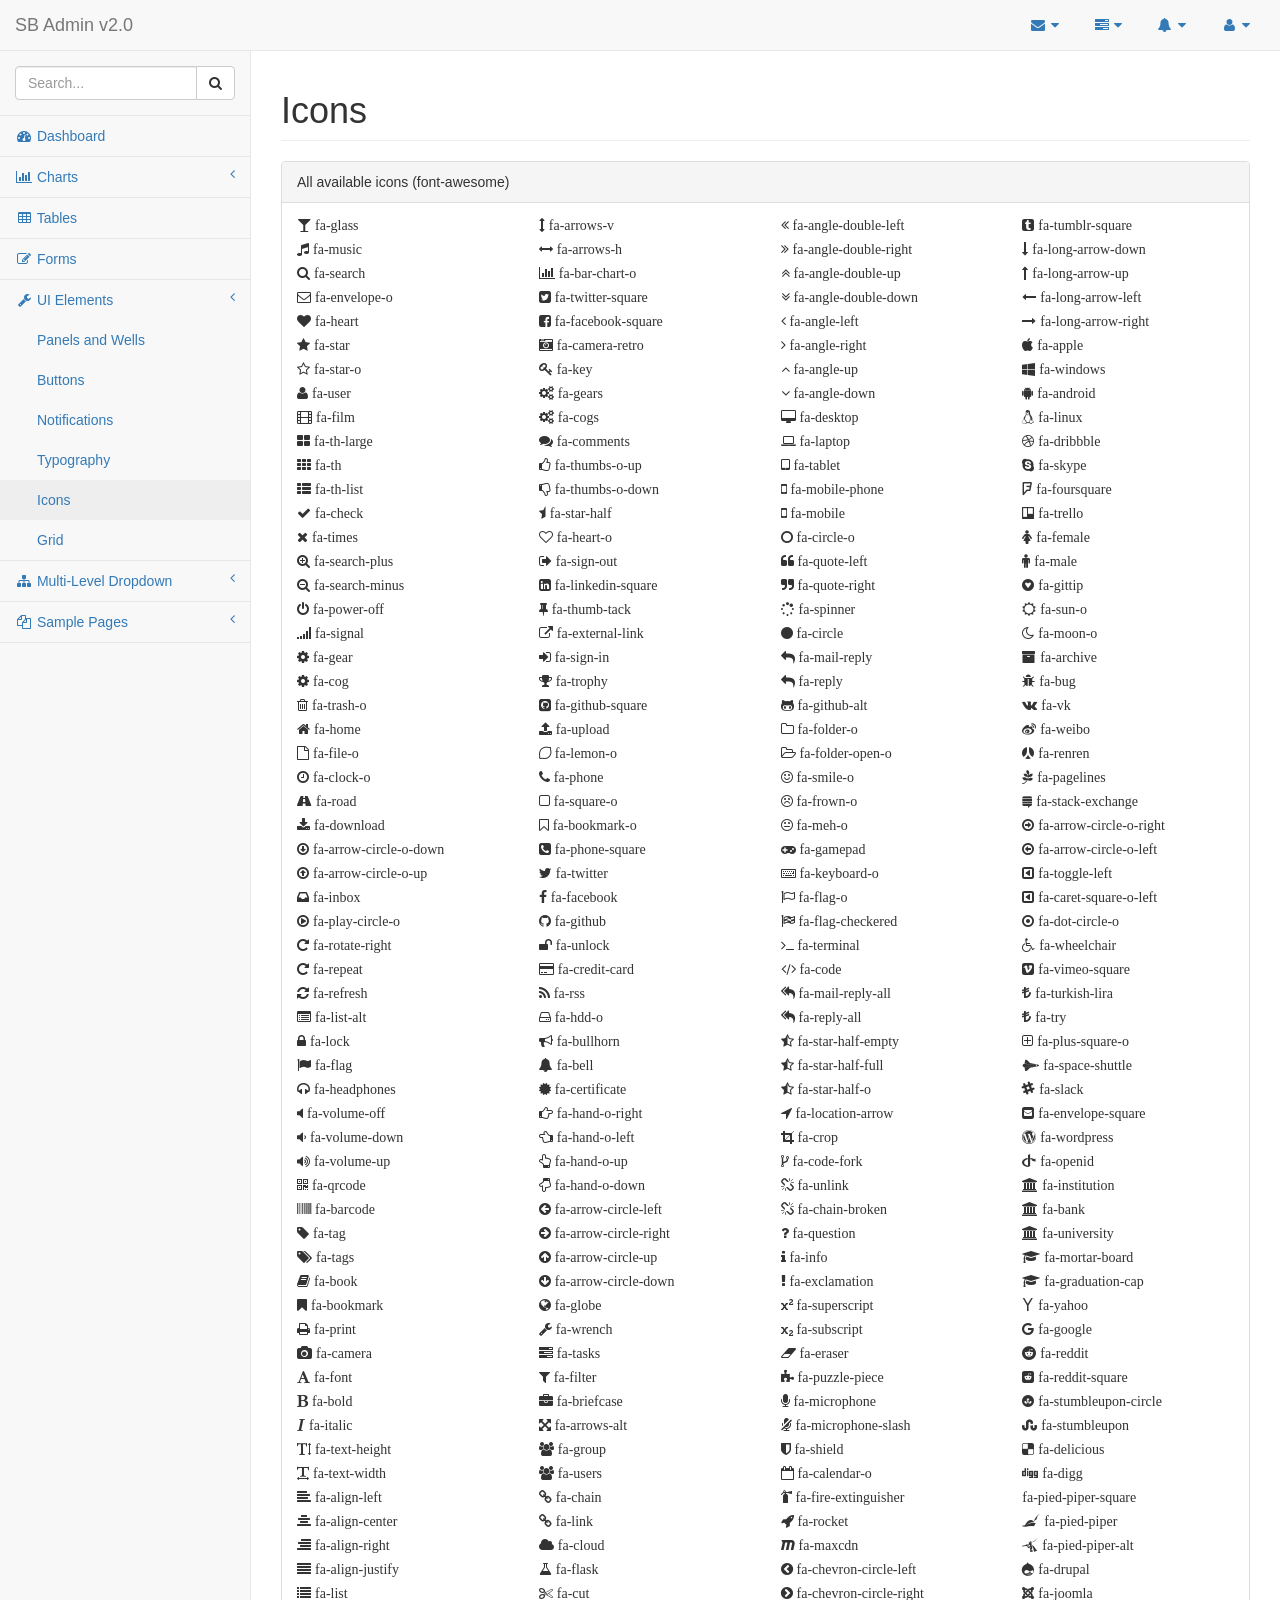
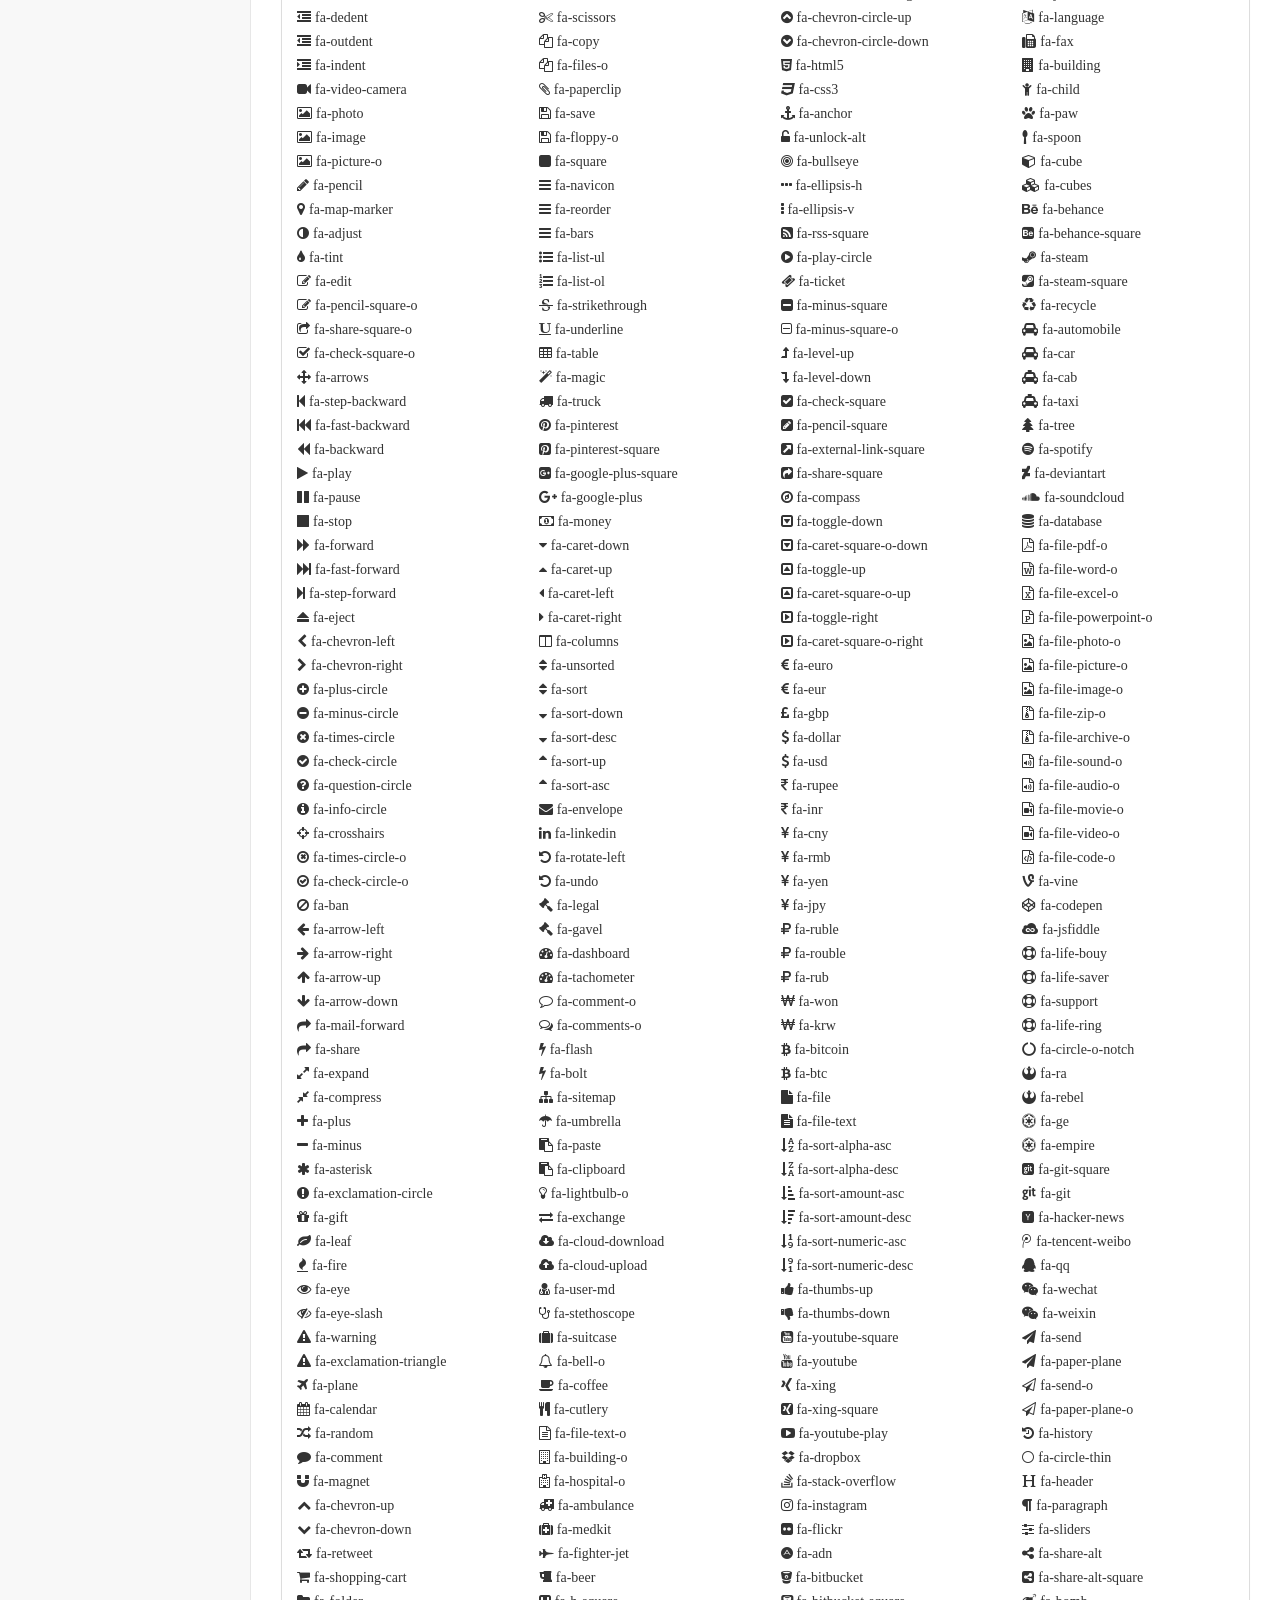
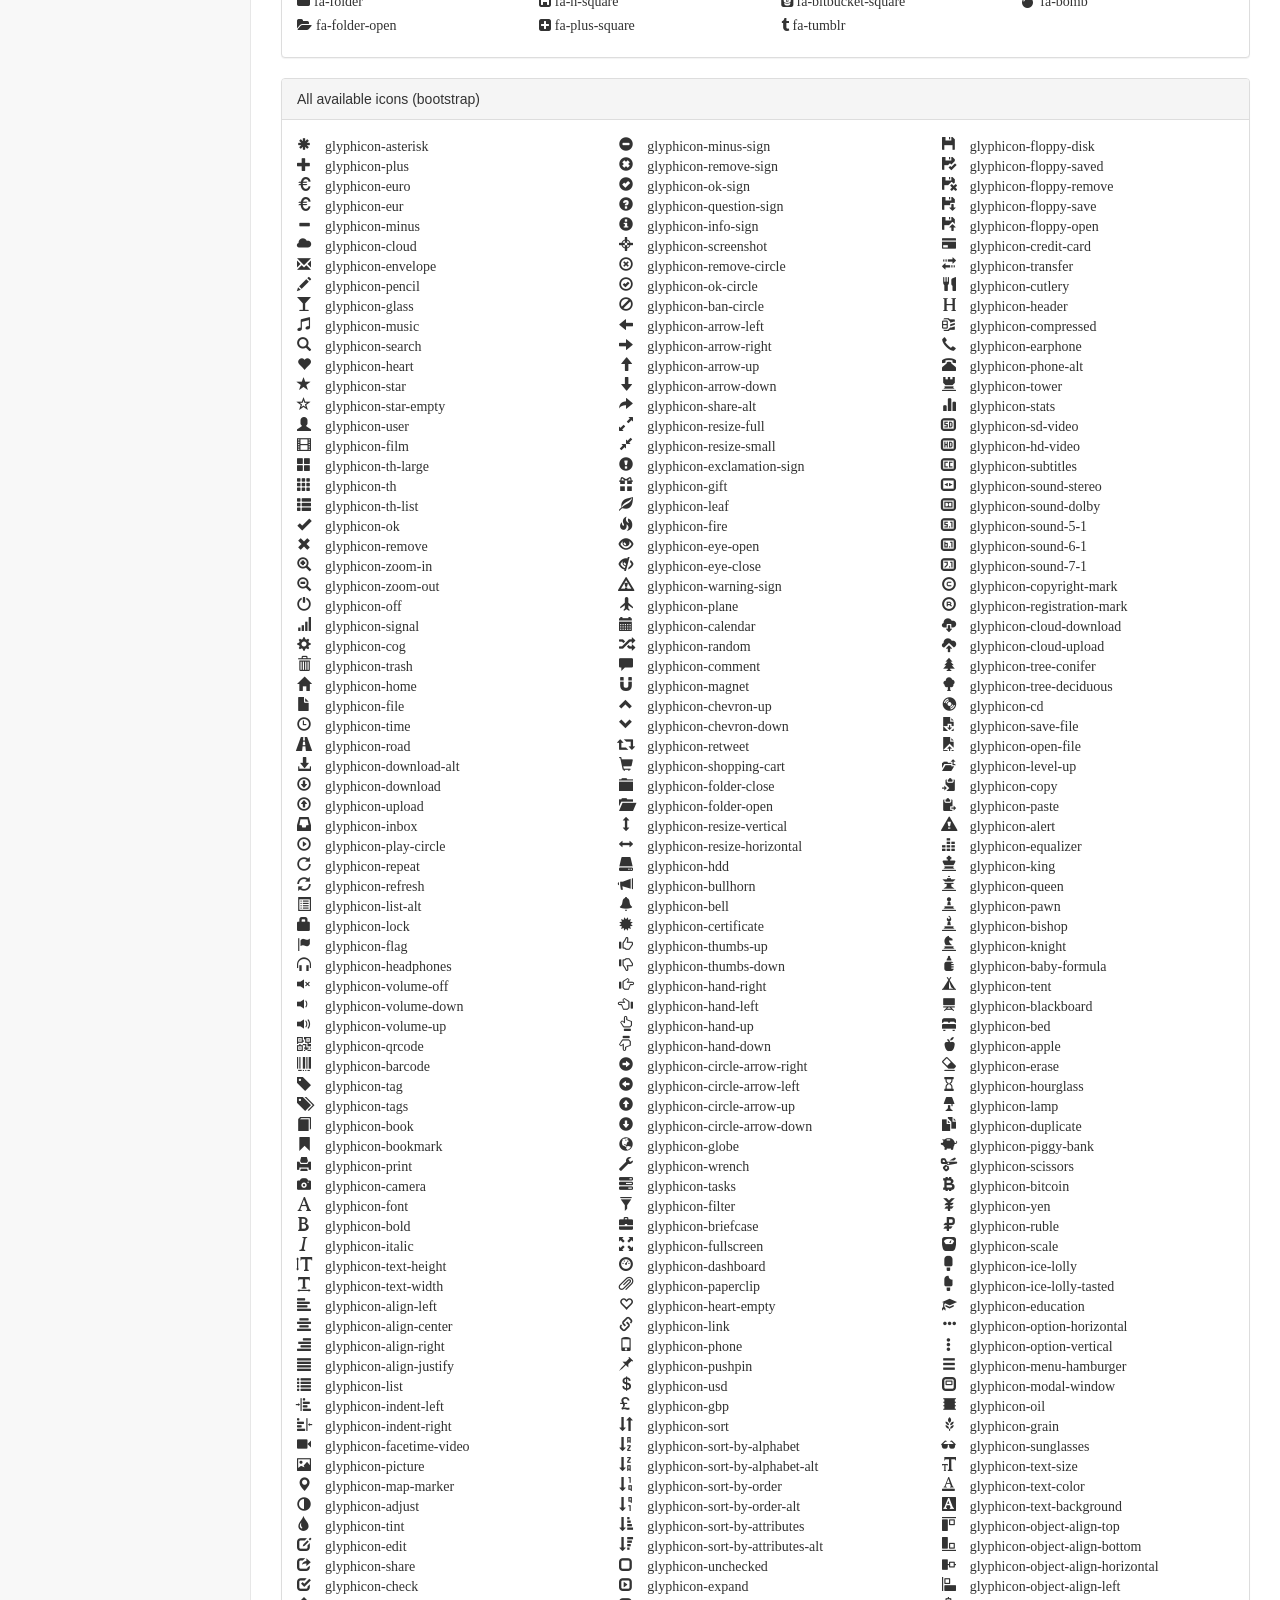
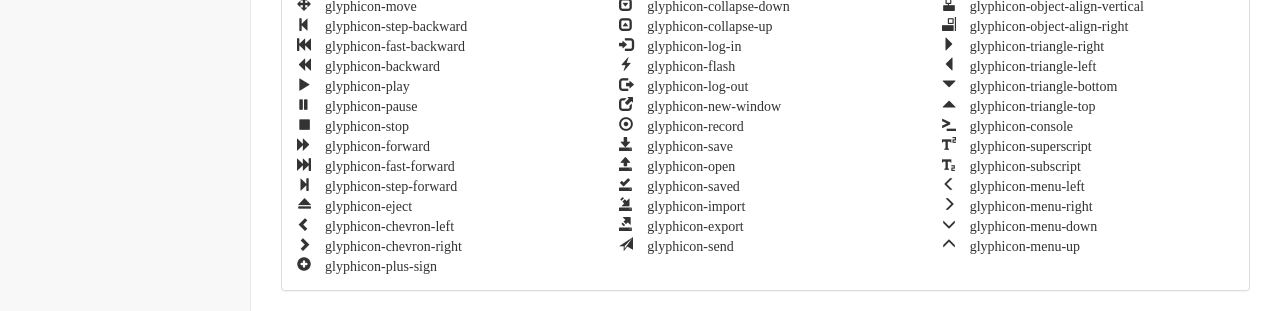
<file: web/bookfair/pages/icons.html>
<!DOCTYPE html>
<html lang="en">

<head>

    <meta charset="utf-8">
    <meta http-equiv="X-UA-Compatible" content="IE=edge">
    <meta name="viewport" content="width=device-width, initial-scale=1">
    <meta name="description" content="">
    <meta name="author" content="">

    <title>SB Admin 2 - Bootstrap Admin Theme</title>

    <!-- Bootstrap Core CSS -->
    <link href="../vendor/bootstrap/css/bootstrap.min.css" rel="stylesheet">

    <!-- MetisMenu CSS -->
    <link href="../vendor/metisMenu/metisMenu.min.css" rel="stylesheet">

    <!-- Custom CSS -->
    <link href="../dist/css/sb-admin-2.css" rel="stylesheet">

    <!-- Custom Fonts -->
    <link href="../vendor/font-awesome/css/font-awesome.min.css" rel="stylesheet" type="text/css">

    <!-- HTML5 Shim and Respond.js IE8 support of HTML5 elements and media queries -->
    <!-- WARNING: Respond.js doesn't work if you view the page via file:// -->
    <!--[if lt IE 9]>
        <script src="https://oss.maxcdn.com/libs/html5shiv/3.7.0/html5shiv.js"></script>
        <script src="https://oss.maxcdn.com/libs/respond.js/1.4.2/respond.min.js"></script>
    <![endif]-->

</head>

<body>

    <div id="wrapper">

        <!-- Navigation -->
        <nav class="navbar navbar-default navbar-static-top" role="navigation" style="margin-bottom: 0">
            <div class="navbar-header">
                <button type="button" class="navbar-toggle" data-toggle="collapse" data-target=".navbar-collapse">
                    <span class="sr-only">Toggle navigation</span>
                    <span class="icon-bar"></span>
                    <span class="icon-bar"></span>
                    <span class="icon-bar"></span>
                </button>
                <a class="navbar-brand" href="index.html">SB Admin v2.0</a>
            </div>
            <!-- /.navbar-header -->

            <ul class="nav navbar-top-links navbar-right">
                <li class="dropdown">
                    <a class="dropdown-toggle" data-toggle="dropdown" href="#">
                        <i class="fa fa-envelope fa-fw"></i> <i class="fa fa-caret-down"></i>
                    </a>
                    <ul class="dropdown-menu dropdown-messages">
                        <li>
                            <a href="#">
                                <div>
                                    <strong>John Smith</strong>
                                    <span class="pull-right text-muted">
                                            <em>Yesterday</em>
                                        </span>
                                </div>
                                <div>Lorem ipsum dolor sit amet, consectetur adipiscing elit. Pellentesque eleifend...</div>
                            </a>
                        </li>
                        <li class="divider"></li>
                        <li>
                            <a href="#">
                                <div>
                                    <strong>John Smith</strong>
                                    <span class="pull-right text-muted">
                                            <em>Yesterday</em>
                                        </span>
                                </div>
                                <div>Lorem ipsum dolor sit amet, consectetur adipiscing elit. Pellentesque eleifend...</div>
                            </a>
                        </li>
                        <li class="divider"></li>
                        <li>
                            <a href="#">
                                <div>
                                    <strong>John Smith</strong>
                                    <span class="pull-right text-muted">
                                            <em>Yesterday</em>
                                        </span>
                                </div>
                                <div>Lorem ipsum dolor sit amet, consectetur adipiscing elit. Pellentesque eleifend...</div>
                            </a>
                        </li>
                        <li class="divider"></li>
                        <li>
                            <a class="text-center" href="#">
                                <strong>Read All Messages</strong>
                                <i class="fa fa-angle-right"></i>
                            </a>
                        </li>
                    </ul>
                    <!-- /.dropdown-messages -->
                </li>
                <!-- /.dropdown -->
                <li class="dropdown">
                    <a class="dropdown-toggle" data-toggle="dropdown" href="#">
                        <i class="fa fa-tasks fa-fw"></i> <i class="fa fa-caret-down"></i>
                    </a>
                    <ul class="dropdown-menu dropdown-tasks">
                        <li>
                            <a href="#">
                                <div>
                                    <p>
                                        <strong>Task 1</strong>
                                        <span class="pull-right text-muted">40% Complete</span>
                                    </p>
                                    <div class="progress progress-striped active">
                                        <div class="progress-bar progress-bar-success" role="progressbar" aria-valuenow="40" aria-valuemin="0" aria-valuemax="100" style="width: 40%">
                                            <span class="sr-only">40% Complete (success)</span>
                                        </div>
                                    </div>
                                </div>
                            </a>
                        </li>
                        <li class="divider"></li>
                        <li>
                            <a href="#">
                                <div>
                                    <p>
                                        <strong>Task 2</strong>
                                        <span class="pull-right text-muted">20% Complete</span>
                                    </p>
                                    <div class="progress progress-striped active">
                                        <div class="progress-bar progress-bar-info" role="progressbar" aria-valuenow="20" aria-valuemin="0" aria-valuemax="100" style="width: 20%">
                                            <span class="sr-only">20% Complete</span>
                                        </div>
                                    </div>
                                </div>
                            </a>
                        </li>
                        <li class="divider"></li>
                        <li>
                            <a href="#">
                                <div>
                                    <p>
                                        <strong>Task 3</strong>
                                        <span class="pull-right text-muted">60% Complete</span>
                                    </p>
                                    <div class="progress progress-striped active">
                                        <div class="progress-bar progress-bar-warning" role="progressbar" aria-valuenow="60" aria-valuemin="0" aria-valuemax="100" style="width: 60%">
                                            <span class="sr-only">60% Complete (warning)</span>
                                        </div>
                                    </div>
                                </div>
                            </a>
                        </li>
                        <li class="divider"></li>
                        <li>
                            <a href="#">
                                <div>
                                    <p>
                                        <strong>Task 4</strong>
                                        <span class="pull-right text-muted">80% Complete</span>
                                    </p>
                                    <div class="progress progress-striped active">
                                        <div class="progress-bar progress-bar-danger" role="progressbar" aria-valuenow="80" aria-valuemin="0" aria-valuemax="100" style="width: 80%">
                                            <span class="sr-only">80% Complete (danger)</span>
                                        </div>
                                    </div>
                                </div>
                            </a>
                        </li>
                        <li class="divider"></li>
                        <li>
                            <a class="text-center" href="#">
                                <strong>See All Tasks</strong>
                                <i class="fa fa-angle-right"></i>
                            </a>
                        </li>
                    </ul>
                    <!-- /.dropdown-tasks -->
                </li>
                <!-- /.dropdown -->
                <li class="dropdown">
                    <a class="dropdown-toggle" data-toggle="dropdown" href="#">
                        <i class="fa fa-bell fa-fw"></i> <i class="fa fa-caret-down"></i>
                    </a>
                    <ul class="dropdown-menu dropdown-alerts">
                        <li>
                            <a href="#">
                                <div>
                                    <i class="fa fa-comment fa-fw"></i> New Comment
                                    <span class="pull-right text-muted small">4 minutes ago</span>
                                </div>
                            </a>
                        </li>
                        <li class="divider"></li>
                        <li>
                            <a href="#">
                                <div>
                                    <i class="fa fa-twitter fa-fw"></i> 3 New Followers
                                    <span class="pull-right text-muted small">12 minutes ago</span>
                                </div>
                            </a>
                        </li>
                        <li class="divider"></li>
                        <li>
                            <a href="#">
                                <div>
                                    <i class="fa fa-envelope fa-fw"></i> Message Sent
                                    <span class="pull-right text-muted small">4 minutes ago</span>
                                </div>
                            </a>
                        </li>
                        <li class="divider"></li>
                        <li>
                            <a href="#">
                                <div>
                                    <i class="fa fa-tasks fa-fw"></i> New Task
                                    <span class="pull-right text-muted small">4 minutes ago</span>
                                </div>
                            </a>
                        </li>
                        <li class="divider"></li>
                        <li>
                            <a href="#">
                                <div>
                                    <i class="fa fa-upload fa-fw"></i> Server Rebooted
                                    <span class="pull-right text-muted small">4 minutes ago</span>
                                </div>
                            </a>
                        </li>
                        <li class="divider"></li>
                        <li>
                            <a class="text-center" href="#">
                                <strong>See All Alerts</strong>
                                <i class="fa fa-angle-right"></i>
                            </a>
                        </li>
                    </ul>
                    <!-- /.dropdown-alerts -->
                </li>
                <!-- /.dropdown -->
                <li class="dropdown">
                    <a class="dropdown-toggle" data-toggle="dropdown" href="#">
                        <i class="fa fa-user fa-fw"></i> <i class="fa fa-caret-down"></i>
                    </a>
                    <ul class="dropdown-menu dropdown-user">
                        <li><a href="#"><i class="fa fa-user fa-fw"></i> User Profile</a>
                        </li>
                        <li><a href="#"><i class="fa fa-gear fa-fw"></i> Settings</a>
                        </li>
                        <li class="divider"></li>
                        <li><a href="login.html"><i class="fa fa-sign-out fa-fw"></i> Logout</a>
                        </li>
                    </ul>
                    <!-- /.dropdown-user -->
                </li>
                <!-- /.dropdown -->
            </ul>
            <!-- /.navbar-top-links -->

            <div class="navbar-default sidebar" role="navigation">
                <div class="sidebar-nav navbar-collapse">
                    <ul class="nav" id="side-menu">
                        <li class="sidebar-search">
                            <div class="input-group custom-search-form">
                                <input type="text" class="form-control" placeholder="Search...">
                                <span class="input-group-btn">
                                    <button class="btn btn-default" type="button">
                                        <i class="fa fa-search"></i>
                                    </button>
                                </span>
                            </div>
                            <!-- /input-group -->
                        </li>
                        <li>
                            <a href="index.html"><i class="fa fa-dashboard fa-fw"></i> Dashboard</a>
                        </li>
                        <li>
                            <a href="#"><i class="fa fa-bar-chart-o fa-fw"></i> Charts<span class="fa arrow"></span></a>
                            <ul class="nav nav-second-level">
                                <li>
                                    <a href="flot.html">Flot Charts</a>
                                </li>
                                <li>
                                    <a href="morris.html">Morris.js Charts</a>
                                </li>
                            </ul>
                            <!-- /.nav-second-level -->
                        </li>
                        <li>
                            <a href="tables.html"><i class="fa fa-table fa-fw"></i> Tables</a>
                        </li>
                        <li>
                            <a href="forms.html"><i class="fa fa-edit fa-fw"></i> Forms</a>
                        </li>
                        <li>
                            <a href="#"><i class="fa fa-wrench fa-fw"></i> UI Elements<span class="fa arrow"></span></a>
                            <ul class="nav nav-second-level">
                                <li>
                                    <a href="panels-wells.html">Panels and Wells</a>
                                </li>
                                <li>
                                    <a href="buttons.html">Buttons</a>
                                </li>
                                <li>
                                    <a href="notifications.html">Notifications</a>
                                </li>
                                <li>
                                    <a href="typography.html">Typography</a>
                                </li>
                                <li>
                                    <a href="icons.html"> Icons</a>
                                </li>
                                <li>
                                    <a href="grid.html">Grid</a>
                                </li>
                            </ul>
                            <!-- /.nav-second-level -->
                        </li>
                        <li>
                            <a href="#"><i class="fa fa-sitemap fa-fw"></i> Multi-Level Dropdown<span class="fa arrow"></span></a>
                            <ul class="nav nav-second-level">
                                <li>
                                    <a href="#">Second Level Item</a>
                                </li>
                                <li>
                                    <a href="#">Second Level Item</a>
                                </li>
                                <li>
                                    <a href="#">Third Level <span class="fa arrow"></span></a>
                                    <ul class="nav nav-third-level">
                                        <li>
                                            <a href="#">Third Level Item</a>
                                        </li>
                                        <li>
                                            <a href="#">Third Level Item</a>
                                        </li>
                                        <li>
                                            <a href="#">Third Level Item</a>
                                        </li>
                                        <li>
                                            <a href="#">Third Level Item</a>
                                        </li>
                                    </ul>
                                    <!-- /.nav-third-level -->
                                </li>
                            </ul>
                            <!-- /.nav-second-level -->
                        </li>
                        <li>
                            <a href="#"><i class="fa fa-files-o fa-fw"></i> Sample Pages<span class="fa arrow"></span></a>
                            <ul class="nav nav-second-level">
                                <li>
                                    <a href="blank.html">Blank Page</a>
                                </li>
                                <li>
                                    <a href="login.html">Login Page</a>
                                </li>
                            </ul>
                            <!-- /.nav-second-level -->
                        </li>
                    </ul>
                </div>
                <!-- /.sidebar-collapse -->
            </div>
            <!-- /.navbar-static-side -->
        </nav>

        <div id="page-wrapper">
            <div class="row">
                <div class="col-lg-12">
                    <h1 class="page-header">Icons</h1>
                </div>
                <!-- /.col-lg-12 -->
            </div>
            <!-- /.row -->
            <div class="row">
                <div class="col-lg-12">
                    <div class="panel panel-default">
                        <div class="panel-heading">
                            All available icons (font-awesome)
                        </div>
                        <div class="panel-body">
                            <div class="row">
                                <div class="fa col-lg-3">
                                    <p class="fa fa-glass"> fa-glass </p>
                                    <br/>
                                    <p class="fa fa-music"> fa-music </p>
                                    <br/>
                                    <p class="fa fa-search"> fa-search </p>
                                    <br/>
                                    <p class="fa fa-envelope-o"> fa-envelope-o </p>
                                    <br/>
                                    <p class="fa fa-heart"> fa-heart </p>
                                    <br/>
                                    <p class="fa fa-star"> fa-star </p>
                                    <br/>
                                    <p class="fa fa-star-o"> fa-star-o </p>
                                    <br/>
                                    <p class="fa fa-user"> fa-user </p>
                                    <br/>
                                    <p class="fa fa-film"> fa-film </p>
                                    <br/>
                                    <p class="fa fa-th-large"> fa-th-large </p>
                                    <br/>
                                    <p class="fa fa-th"> fa-th </p>
                                    <br/>
                                    <p class="fa fa-th-list"> fa-th-list </p>
                                    <br/>
                                    <p class="fa fa-check"> fa-check </p>
                                    <br/>
                                    <p class="fa fa-times"> fa-times </p>
                                    <br/>
                                    <p class="fa fa-search-plus"> fa-search-plus </p>
                                    <br/>
                                    <p class="fa fa-search-minus"> fa-search-minus </p>
                                    <br/>
                                    <p class="fa fa-power-off"> fa-power-off </p>
                                    <br/>
                                    <p class="fa fa-signal"> fa-signal </p>
                                    <br/>
                                    <p class="fa fa-gear"> fa-gear </p>
                                    <br/>
                                    <p class="fa fa-cog"> fa-cog </p>
                                    <br/>
                                    <p class="fa fa-trash-o"> fa-trash-o </p>
                                    <br/>
                                    <p class="fa fa-home"> fa-home </p>
                                    <br/>
                                    <p class="fa fa-file-o"> fa-file-o </p>
                                    <br/>
                                    <p class="fa fa-clock-o"> fa-clock-o </p>
                                    <br/>
                                    <p class="fa fa-road"> fa-road </p>
                                    <br/>
                                    <p class="fa fa-download"> fa-download </p>
                                    <br/>
                                    <p class="fa fa-arrow-circle-o-down"> fa-arrow-circle-o-down </p>
                                    <br/>
                                    <p class="fa fa-arrow-circle-o-up"> fa-arrow-circle-o-up </p>
                                    <br/>
                                    <p class="fa fa-inbox"> fa-inbox </p>
                                    <br/>
                                    <p class="fa fa-play-circle-o"> fa-play-circle-o </p>
                                    <br/>
                                    <p class="fa fa-rotate-right"> fa-rotate-right </p>
                                    <br/>
                                    <p class="fa fa-repeat"> fa-repeat </p>
                                    <br/>
                                    <p class="fa fa-refresh"> fa-refresh </p>
                                    <br/>
                                    <p class="fa fa-list-alt"> fa-list-alt </p>
                                    <br/>
                                    <p class="fa fa-lock"> fa-lock </p>
                                    <br/>
                                    <p class="fa fa-flag"> fa-flag </p>
                                    <br/>
                                    <p class="fa fa-headphones"> fa-headphones </p>
                                    <br/>
                                    <p class="fa fa-volume-off"> fa-volume-off </p>
                                    <br/>
                                    <p class="fa fa-volume-down"> fa-volume-down </p>
                                    <br/>
                                    <p class="fa fa-volume-up"> fa-volume-up </p>
                                    <br/>
                                    <p class="fa fa-qrcode"> fa-qrcode </p>
                                    <br/>
                                    <p class="fa fa-barcode"> fa-barcode </p>
                                    <br/>
                                    <p class="fa fa-tag"> fa-tag </p>
                                    <br/>
                                    <p class="fa fa-tags"> fa-tags </p>
                                    <br/>
                                    <p class="fa fa-book"> fa-book </p>
                                    <br/>
                                    <p class="fa fa-bookmark"> fa-bookmark </p>
                                    <br/>
                                    <p class="fa fa-print"> fa-print </p>
                                    <br/>
                                    <p class="fa fa-camera"> fa-camera </p>
                                    <br/>
                                    <p class="fa fa-font"> fa-font </p>
                                    <br/>
                                    <p class="fa fa-bold"> fa-bold </p>
                                    <br/>
                                    <p class="fa fa-italic"> fa-italic </p>
                                    <br/>
                                    <p class="fa fa-text-height"> fa-text-height </p>
                                    <br/>
                                    <p class="fa fa-text-width"> fa-text-width </p>
                                    <br/>
                                    <p class="fa fa-align-left"> fa-align-left </p>
                                    <br/>
                                    <p class="fa fa-align-center"> fa-align-center </p>
                                    <br/>
                                    <p class="fa fa-align-right"> fa-align-right </p>
                                    <br/>
                                    <p class="fa fa-align-justify"> fa-align-justify </p>
                                    <br/>
                                    <p class="fa fa-list"> fa-list </p>
                                    <br/>
                                    <p class="fa fa-dedent"> fa-dedent </p>
                                    <br/>
                                    <p class="fa fa-outdent"> fa-outdent </p>
                                    <br/>
                                    <p class="fa fa-indent"> fa-indent </p>
                                    <br/>
                                    <p class="fa fa-video-camera"> fa-video-camera </p>
                                    <br/>
                                    <p class="fa fa-photo"> fa-photo </p>
                                    <br/>
                                    <p class="fa fa-image"> fa-image </p>
                                    <br/>
                                    <p class="fa fa-picture-o"> fa-picture-o </p>
                                    <br/>
                                    <p class="fa fa-pencil"> fa-pencil </p>
                                    <br/>
                                    <p class="fa fa-map-marker"> fa-map-marker </p>
                                    <br/>
                                    <p class="fa fa-adjust"> fa-adjust </p>
                                    <br/>
                                    <p class="fa fa-tint"> fa-tint </p>
                                    <br/>
                                    <p class="fa fa-edit"> fa-edit </p>
                                    <br/>
                                    <p class="fa fa-pencil-square-o"> fa-pencil-square-o </p>
                                    <br/>
                                    <p class="fa fa-share-square-o"> fa-share-square-o </p>
                                    <br/>
                                    <p class="fa fa-check-square-o"> fa-check-square-o </p>
                                    <br/>
                                    <p class="fa fa-arrows"> fa-arrows </p>
                                    <br/>
                                    <p class="fa fa-step-backward"> fa-step-backward </p>
                                    <br/>
                                    <p class="fa fa-fast-backward"> fa-fast-backward </p>
                                    <br/>
                                    <p class="fa fa-backward"> fa-backward </p>
                                    <br/>
                                    <p class="fa fa-play"> fa-play </p>
                                    <br/>
                                    <p class="fa fa-pause"> fa-pause </p>
                                    <br/>
                                    <p class="fa fa-stop"> fa-stop </p>
                                    <br/>
                                    <p class="fa fa-forward"> fa-forward </p>
                                    <br/>
                                    <p class="fa fa-fast-forward"> fa-fast-forward </p>
                                    <br/>
                                    <p class="fa fa-step-forward"> fa-step-forward </p>
                                    <br/>
                                    <p class="fa fa-eject"> fa-eject </p>
                                    <br/>
                                    <p class="fa fa-chevron-left"> fa-chevron-left </p>
                                    <br/>
                                    <p class="fa fa-chevron-right"> fa-chevron-right </p>
                                    <br/>
                                    <p class="fa fa-plus-circle"> fa-plus-circle </p>
                                    <br/>
                                    <p class="fa fa-minus-circle"> fa-minus-circle </p>
                                    <br/>
                                    <p class="fa fa-times-circle"> fa-times-circle </p>
                                    <br/>
                                    <p class="fa fa-check-circle"> fa-check-circle </p>
                                    <br/>
                                    <p class="fa fa-question-circle"> fa-question-circle </p>
                                    <br/>
                                    <p class="fa fa-info-circle"> fa-info-circle </p>
                                    <br/>
                                    <p class="fa fa-crosshairs"> fa-crosshairs </p>
                                    <br/>
                                    <p class="fa fa-times-circle-o"> fa-times-circle-o </p>
                                    <br/>
                                    <p class="fa fa-check-circle-o"> fa-check-circle-o </p>
                                    <br/>
                                    <p class="fa fa-ban"> fa-ban </p>
                                    <br/>
                                    <p class="fa fa-arrow-left"> fa-arrow-left </p>
                                    <br/>
                                    <p class="fa fa-arrow-right"> fa-arrow-right </p>
                                    <br/>
                                    <p class="fa fa-arrow-up"> fa-arrow-up </p>
                                    <br/>
                                    <p class="fa fa-arrow-down"> fa-arrow-down </p>
                                    <br/>
                                    <p class="fa fa-mail-forward"> fa-mail-forward </p>
                                    <br/>
                                    <p class="fa fa-share"> fa-share </p>
                                    <br/>
                                    <p class="fa fa-expand"> fa-expand </p>
                                    <br/>
                                    <p class="fa fa-compress"> fa-compress </p>
                                    <br/>
                                    <p class="fa fa-plus"> fa-plus </p>
                                    <br/>
                                    <p class="fa fa-minus"> fa-minus </p>
                                    <br/>
                                    <p class="fa fa-asterisk"> fa-asterisk </p>
                                    <br/>
                                    <p class="fa fa-exclamation-circle"> fa-exclamation-circle </p>
                                    <br/>
                                    <p class="fa fa-gift"> fa-gift </p>
                                    <br/>
                                    <p class="fa fa-leaf"> fa-leaf </p>
                                    <br/>
                                    <p class="fa fa-fire"> fa-fire </p>
                                    <br/>
                                    <p class="fa fa-eye"> fa-eye </p>
                                    <br/>
                                    <p class="fa fa-eye-slash"> fa-eye-slash </p>
                                    <br/>
                                    <p class="fa fa-warning"> fa-warning </p>
                                    <br/>
                                    <p class="fa fa-exclamation-triangle"> fa-exclamation-triangle </p>
                                    <br/>
                                    <p class="fa fa-plane"> fa-plane </p>
                                    <br/>
                                    <p class="fa fa-calendar"> fa-calendar </p>
                                    <br/>
                                    <p class="fa fa-random"> fa-random </p>
                                    <br/>
                                    <p class="fa fa-comment"> fa-comment </p>
                                    <br/>
                                    <p class="fa fa-magnet"> fa-magnet </p>
                                    <br/>
                                    <p class="fa fa-chevron-up"> fa-chevron-up </p>
                                    <br/>
                                    <p class="fa fa-chevron-down"> fa-chevron-down </p>
                                    <br/>
                                    <p class="fa fa-retweet"> fa-retweet </p>
                                    <br/>
                                    <p class="fa fa-shopping-cart"> fa-shopping-cart </p>
                                    <br/>
                                    <p class="fa fa-folder"> fa-folder </p>
                                    <br/>
                                    <p class="fa fa-folder-open"> fa-folder-open </p>
                                    <br/>
                                </div>
                                <!-- /.col-lg-6 (nested) -->
                                <div class="fa col-lg-3">
                                    <p class="fa fa-arrows-v"> fa-arrows-v </p>
                                    <br/>
                                    <p class="fa fa-arrows-h"> fa-arrows-h </p>
                                    <br/>
                                    <p class="fa fa-bar-chart-o"> fa-bar-chart-o </p>
                                    <br/>
                                    <p class="fa fa-twitter-square"> fa-twitter-square </p>
                                    <br/>
                                    <p class="fa fa-facebook-square"> fa-facebook-square </p>
                                    <br/>
                                    <p class="fa fa-camera-retro"> fa-camera-retro </p>
                                    <br/>
                                    <p class="fa fa-key"> fa-key </p>
                                    <br/>
                                    <p class="fa fa-gears"> fa-gears </p>
                                    <br/>
                                    <p class="fa fa-cogs"> fa-cogs </p>
                                    <br/>
                                    <p class="fa fa-comments"> fa-comments </p>
                                    <br/>
                                    <p class="fa fa-thumbs-o-up"> fa-thumbs-o-up </p>
                                    <br/>
                                    <p class="fa fa-thumbs-o-down"> fa-thumbs-o-down </p>
                                    <br/>
                                    <p class="fa fa-star-half"> fa-star-half </p>
                                    <br/>
                                    <p class="fa fa-heart-o"> fa-heart-o </p>
                                    <br/>
                                    <p class="fa fa-sign-out"> fa-sign-out </p>
                                    <br/>
                                    <p class="fa fa-linkedin-square"> fa-linkedin-square </p>
                                    <br/>
                                    <p class="fa fa-thumb-tack"> fa-thumb-tack </p>
                                    <br/>
                                    <p class="fa fa-external-link"> fa-external-link </p>
                                    <br/>
                                    <p class="fa fa-sign-in"> fa-sign-in </p>
                                    <br/>
                                    <p class="fa fa-trophy"> fa-trophy </p>
                                    <br/>
                                    <p class="fa fa-github-square"> fa-github-square </p>
                                    <br/>
                                    <p class="fa fa-upload"> fa-upload </p>
                                    <br/>
                                    <p class="fa fa-lemon-o"> fa-lemon-o </p>
                                    <br/>
                                    <p class="fa fa-phone"> fa-phone </p>
                                    <br/>
                                    <p class="fa fa-square-o"> fa-square-o </p>
                                    <br/>
                                    <p class="fa fa-bookmark-o"> fa-bookmark-o </p>
                                    <br/>
                                    <p class="fa fa-phone-square"> fa-phone-square </p>
                                    <br/>
                                    <p class="fa fa-twitter"> fa-twitter </p>
                                    <br/>
                                    <p class="fa fa-facebook"> fa-facebook </p>
                                    <br/>
                                    <p class="fa fa-github"> fa-github </p>
                                    <br/>
                                    <p class="fa fa-unlock"> fa-unlock </p>
                                    <br/>
                                    <p class="fa fa-credit-card"> fa-credit-card </p>
                                    <br/>
                                    <p class="fa fa-rss"> fa-rss </p>
                                    <br/>
                                    <p class="fa fa-hdd-o"> fa-hdd-o </p>
                                    <br/>
                                    <p class="fa fa-bullhorn"> fa-bullhorn </p>
                                    <br/>
                                    <p class="fa fa-bell"> fa-bell </p>
                                    <br/>
                                    <p class="fa fa-certificate"> fa-certificate </p>
                                    <br/>
                                    <p class="fa fa-hand-o-right"> fa-hand-o-right </p>
                                    <br/>
                                    <p class="fa fa-hand-o-left"> fa-hand-o-left </p>
                                    <br/>
                                    <p class="fa fa-hand-o-up"> fa-hand-o-up </p>
                                    <br/>
                                    <p class="fa fa-hand-o-down"> fa-hand-o-down </p>
                                    <br/>
                                    <p class="fa fa-arrow-circle-left"> fa-arrow-circle-left </p>
                                    <br/>
                                    <p class="fa fa-arrow-circle-right"> fa-arrow-circle-right </p>
                                    <br/>
                                    <p class="fa fa-arrow-circle-up"> fa-arrow-circle-up </p>
                                    <br/>
                                    <p class="fa fa-arrow-circle-down"> fa-arrow-circle-down </p>
                                    <br/>
                                    <p class="fa fa-globe"> fa-globe </p>
                                    <br/>
                                    <p class="fa fa-wrench"> fa-wrench </p>
                                    <br/>
                                    <p class="fa fa-tasks"> fa-tasks </p>
                                    <br/>
                                    <p class="fa fa-filter"> fa-filter </p>
                                    <br/>
                                    <p class="fa fa-briefcase"> fa-briefcase </p>
                                    <br/>
                                    <p class="fa fa-arrows-alt"> fa-arrows-alt </p>
                                    <br/>
                                    <p class="fa fa-group"> fa-group </p>
                                    <br/>
                                    <p class="fa fa-users"> fa-users </p>
                                    <br/>
                                    <p class="fa fa-chain"> fa-chain </p>
                                    <br/>
                                    <p class="fa fa-link"> fa-link </p>
                                    <br/>
                                    <p class="fa fa-cloud"> fa-cloud </p>
                                    <br/>
                                    <p class="fa fa-flask"> fa-flask </p>
                                    <br/>
                                    <p class="fa fa-cut"> fa-cut </p>
                                    <br/>
                                    <p class="fa fa-scissors"> fa-scissors </p>
                                    <br/>
                                    <p class="fa fa-copy"> fa-copy </p>
                                    <br/>
                                    <p class="fa fa-files-o"> fa-files-o </p>
                                    <br/>
                                    <p class="fa fa-paperclip"> fa-paperclip </p>
                                    <br/>
                                    <p class="fa fa-save"> fa-save </p>
                                    <br/>
                                    <p class="fa fa-floppy-o"> fa-floppy-o </p>
                                    <br/>
                                    <p class="fa fa-square"> fa-square </p>
                                    <br/>
                                    <p class="fa fa-navicon"> fa-navicon </p>
                                    <br/>
                                    <p class="fa fa-reorder"> fa-reorder </p>
                                    <br/>
                                    <p class="fa fa-bars"> fa-bars </p>
                                    <br/>
                                    <p class="fa fa-list-ul"> fa-list-ul </p>
                                    <br/>
                                    <p class="fa fa-list-ol"> fa-list-ol </p>
                                    <br/>
                                    <p class="fa fa-strikethrough"> fa-strikethrough </p>
                                    <br/>
                                    <p class="fa fa-underline"> fa-underline </p>
                                    <br/>
                                    <p class="fa fa-table"> fa-table </p>
                                    <br/>
                                    <p class="fa fa-magic"> fa-magic </p>
                                    <br/>
                                    <p class="fa fa-truck"> fa-truck </p>
                                    <br/>
                                    <p class="fa fa-pinterest"> fa-pinterest </p>
                                    <br/>
                                    <p class="fa fa-pinterest-square"> fa-pinterest-square </p>
                                    <br/>
                                    <p class="fa fa-google-plus-square"> fa-google-plus-square </p>
                                    <br/>
                                    <p class="fa fa-google-plus"> fa-google-plus </p>
                                    <br/>
                                    <p class="fa fa-money"> fa-money </p>
                                    <br/>
                                    <p class="fa fa-caret-down"> fa-caret-down </p>
                                    <br/>
                                    <p class="fa fa-caret-up"> fa-caret-up </p>
                                    <br/>
                                    <p class="fa fa-caret-left"> fa-caret-left </p>
                                    <br/>
                                    <p class="fa fa-caret-right"> fa-caret-right </p>
                                    <br/>
                                    <p class="fa fa-columns"> fa-columns </p>
                                    <br/>
                                    <p class="fa fa-unsorted"> fa-unsorted </p>
                                    <br/>
                                    <p class="fa fa-sort"> fa-sort </p>
                                    <br/>
                                    <p class="fa fa-sort-down"> fa-sort-down </p>
                                    <br/>
                                    <p class="fa fa-sort-desc"> fa-sort-desc </p>
                                    <br/>
                                    <p class="fa fa-sort-up"> fa-sort-up </p>
                                    <br/>
                                    <p class="fa fa-sort-asc"> fa-sort-asc </p>
                                    <br/>
                                    <p class="fa fa-envelope"> fa-envelope </p>
                                    <br/>
                                    <p class="fa fa-linkedin"> fa-linkedin </p>
                                    <br/>
                                    <p class="fa fa-rotate-left"> fa-rotate-left </p>
                                    <br/>
                                    <p class="fa fa-undo"> fa-undo </p>
                                    <br/>
                                    <p class="fa fa-legal"> fa-legal </p>
                                    <br/>
                                    <p class="fa fa-gavel"> fa-gavel </p>
                                    <br/>
                                    <p class="fa fa-dashboard"> fa-dashboard </p>
                                    <br/>
                                    <p class="fa fa-tachometer"> fa-tachometer </p>
                                    <br/>
                                    <p class="fa fa-comment-o"> fa-comment-o </p>
                                    <br/>
                                    <p class="fa fa-comments-o"> fa-comments-o </p>
                                    <br/>
                                    <p class="fa fa-flash"> fa-flash </p>
                                    <br/>
                                    <p class="fa fa-bolt"> fa-bolt </p>
                                    <br/>
                                    <p class="fa fa-sitemap"> fa-sitemap </p>
                                    <br/>
                                    <p class="fa fa-umbrella"> fa-umbrella </p>
                                    <br/>
                                    <p class="fa fa-paste"> fa-paste </p>
                                    <br/>
                                    <p class="fa fa-clipboard"> fa-clipboard </p>
                                    <br/>
                                    <p class="fa fa-lightbulb-o"> fa-lightbulb-o </p>
                                    <br/>
                                    <p class="fa fa-exchange"> fa-exchange </p>
                                    <br/>
                                    <p class="fa fa-cloud-download"> fa-cloud-download </p>
                                    <br/>
                                    <p class="fa fa-cloud-upload"> fa-cloud-upload </p>
                                    <br/>
                                    <p class="fa fa-user-md"> fa-user-md </p>
                                    <br/>
                                    <p class="fa fa-stethoscope"> fa-stethoscope </p>
                                    <br/>
                                    <p class="fa fa-suitcase"> fa-suitcase </p>
                                    <br/>
                                    <p class="fa fa-bell-o"> fa-bell-o </p>
                                    <br/>
                                    <p class="fa fa-coffee"> fa-coffee </p>
                                    <br/>
                                    <p class="fa fa-cutlery"> fa-cutlery </p>
                                    <br/>
                                    <p class="fa fa-file-text-o"> fa-file-text-o </p>
                                    <br/>
                                    <p class="fa fa-building-o"> fa-building-o </p>
                                    <br/>
                                    <p class="fa fa-hospital-o"> fa-hospital-o </p>
                                    <br/>
                                    <p class="fa fa-ambulance"> fa-ambulance </p>
                                    <br/>
                                    <p class="fa fa-medkit"> fa-medkit </p>
                                    <br/>
                                    <p class="fa fa-fighter-jet"> fa-fighter-jet </p>
                                    <br/>
                                    <p class="fa fa-beer"> fa-beer </p>
                                    <br/>
                                    <p class="fa fa-h-square"> fa-h-square </p>
                                    <br/>
                                    <p class="fa fa-plus-square"> fa-plus-square </p>
                                    <br/>
                                </div>
                                <div class="fa col-lg-3">
                                    <p class="fa fa-angle-double-left"> fa-angle-double-left </p>
                                    <br/>
                                    <p class="fa fa-angle-double-right"> fa-angle-double-right </p>
                                    <br/>
                                    <p class="fa fa-angle-double-up"> fa-angle-double-up </p>
                                    <br/>
                                    <p class="fa fa-angle-double-down"> fa-angle-double-down </p>
                                    <br/>
                                    <p class="fa fa-angle-left"> fa-angle-left </p>
                                    <br/>
                                    <p class="fa fa-angle-right"> fa-angle-right </p>
                                    <br/>
                                    <p class="fa fa-angle-up"> fa-angle-up </p>
                                    <br/>
                                    <p class="fa fa-angle-down"> fa-angle-down </p>
                                    <br/>
                                    <p class="fa fa-desktop"> fa-desktop </p>
                                    <br/>
                                    <p class="fa fa-laptop"> fa-laptop </p>
                                    <br/>
                                    <p class="fa fa-tablet"> fa-tablet </p>
                                    <br/>
                                    <p class="fa fa-mobile-phone"> fa-mobile-phone </p>
                                    <br/>
                                    <p class="fa fa-mobile"> fa-mobile </p>
                                    <br/>
                                    <p class="fa fa-circle-o"> fa-circle-o </p>
                                    <br/>
                                    <p class="fa fa-quote-left"> fa-quote-left </p>
                                    <br/>
                                    <p class="fa fa-quote-right"> fa-quote-right </p>
                                    <br/>
                                    <p class="fa fa-spinner"> fa-spinner </p>
                                    <br/>
                                    <p class="fa fa-circle"> fa-circle </p>
                                    <br/>
                                    <p class="fa fa-mail-reply"> fa-mail-reply </p>
                                    <br/>
                                    <p class="fa fa-reply"> fa-reply </p>
                                    <br/>
                                    <p class="fa fa-github-alt"> fa-github-alt </p>
                                    <br/>
                                    <p class="fa fa-folder-o"> fa-folder-o </p>
                                    <br/>
                                    <p class="fa fa-folder-open-o"> fa-folder-open-o </p>
                                    <br/>
                                    <p class="fa fa-smile-o"> fa-smile-o </p>
                                    <br/>
                                    <p class="fa fa-frown-o"> fa-frown-o </p>
                                    <br/>
                                    <p class="fa fa-meh-o"> fa-meh-o </p>
                                    <br/>
                                    <p class="fa fa-gamepad"> fa-gamepad </p>
                                    <br/>
                                    <p class="fa fa-keyboard-o"> fa-keyboard-o </p>
                                    <br/>
                                    <p class="fa fa-flag-o"> fa-flag-o </p>
                                    <br/>
                                    <p class="fa fa-flag-checkered"> fa-flag-checkered </p>
                                    <br/>
                                    <p class="fa fa-terminal"> fa-terminal </p>
                                    <br/>
                                    <p class="fa fa-code"> fa-code </p>
                                    <br/>
                                    <p class="fa fa-mail-reply-all"> fa-mail-reply-all </p>
                                    <br/>
                                    <p class="fa fa-reply-all"> fa-reply-all </p>
                                    <br/>
                                    <p class="fa fa-star-half-empty"> fa-star-half-empty </p>
                                    <br/>
                                    <p class="fa fa-star-half-full"> fa-star-half-full </p>
                                    <br/>
                                    <p class="fa fa-star-half-o"> fa-star-half-o </p>
                                    <br/>
                                    <p class="fa fa-location-arrow"> fa-location-arrow </p>
                                    <br/>
                                    <p class="fa fa-crop"> fa-crop </p>
                                    <br/>
                                    <p class="fa fa-code-fork"> fa-code-fork </p>
                                    <br/>
                                    <p class="fa fa-unlink"> fa-unlink </p>
                                    <br/>
                                    <p class="fa fa-chain-broken"> fa-chain-broken </p>
                                    <br/>
                                    <p class="fa fa-question"> fa-question </p>
                                    <br/>
                                    <p class="fa fa-info"> fa-info </p>
                                    <br/>
                                    <p class="fa fa-exclamation"> fa-exclamation </p>
                                    <br/>
                                    <p class="fa fa-superscript"> fa-superscript </p>
                                    <br/>
                                    <p class="fa fa-subscript"> fa-subscript </p>
                                    <br/>
                                    <p class="fa fa-eraser"> fa-eraser </p>
                                    <br/>
                                    <p class="fa fa-puzzle-piece"> fa-puzzle-piece </p>
                                    <br/>
                                    <p class="fa fa-microphone"> fa-microphone </p>
                                    <br/>
                                    <p class="fa fa-microphone-slash"> fa-microphone-slash </p>
                                    <br/>
                                    <p class="fa fa-shield"> fa-shield </p>
                                    <br/>
                                    <p class="fa fa-calendar-o"> fa-calendar-o </p>
                                    <br/>
                                    <p class="fa fa-fire-extinguisher"> fa-fire-extinguisher </p>
                                    <br/>
                                    <p class="fa fa-rocket"> fa-rocket </p>
                                    <br/>
                                    <p class="fa fa-maxcdn"> fa-maxcdn </p>
                                    <br/>
                                    <p class="fa fa-chevron-circle-left"> fa-chevron-circle-left </p>
                                    <br/>
                                    <p class="fa fa-chevron-circle-right"> fa-chevron-circle-right </p>
                                    <br/>
                                    <p class="fa fa-chevron-circle-up"> fa-chevron-circle-up </p>
                                    <br/>
                                    <p class="fa fa-chevron-circle-down"> fa-chevron-circle-down </p>
                                    <br/>
                                    <p class="fa fa-html5"> fa-html5 </p>
                                    <br/>
                                    <p class="fa fa-css3"> fa-css3 </p>
                                    <br/>
                                    <p class="fa fa-anchor"> fa-anchor </p>
                                    <br/>
                                    <p class="fa fa-unlock-alt"> fa-unlock-alt </p>
                                    <br/>
                                    <p class="fa fa-bullseye"> fa-bullseye </p>
                                    <br/>
                                    <p class="fa fa-ellipsis-h"> fa-ellipsis-h </p>
                                    <br/>
                                    <p class="fa fa-ellipsis-v"> fa-ellipsis-v </p>
                                    <br/>
                                    <p class="fa fa-rss-square"> fa-rss-square </p>
                                    <br/>
                                    <p class="fa fa-play-circle"> fa-play-circle </p>
                                    <br/>
                                    <p class="fa fa-ticket"> fa-ticket </p>
                                    <br/>
                                    <p class="fa fa-minus-square"> fa-minus-square </p>
                                    <br/>
                                    <p class="fa fa-minus-square-o"> fa-minus-square-o </p>
                                    <br/>
                                    <p class="fa fa-level-up"> fa-level-up </p>
                                    <br/>
                                    <p class="fa fa-level-down"> fa-level-down </p>
                                    <br/>
                                    <p class="fa fa-check-square"> fa-check-square </p>
                                    <br/>
                                    <p class="fa fa-pencil-square"> fa-pencil-square </p>
                                    <br/>
                                    <p class="fa fa-external-link-square"> fa-external-link-square </p>
                                    <br/>
                                    <p class="fa fa-share-square"> fa-share-square </p>
                                    <br/>
                                    <p class="fa fa-compass"> fa-compass </p>
                                    <br/>
                                    <p class="fa fa-toggle-down"> fa-toggle-down </p>
                                    <br/>
                                    <p class="fa fa-caret-square-o-down"> fa-caret-square-o-down </p>
                                    <br/>
                                    <p class="fa fa-toggle-up"> fa-toggle-up </p>
                                    <br/>
                                    <p class="fa fa-caret-square-o-up"> fa-caret-square-o-up </p>
                                    <br/>
                                    <p class="fa fa-toggle-right"> fa-toggle-right </p>
                                    <br/>
                                    <p class="fa fa-caret-square-o-right"> fa-caret-square-o-right </p>
                                    <br/>
                                    <p class="fa fa-euro"> fa-euro </p>
                                    <br/>
                                    <p class="fa fa-eur"> fa-eur </p>
                                    <br/>
                                    <p class="fa fa-gbp"> fa-gbp </p>
                                    <br/>
                                    <p class="fa fa-dollar"> fa-dollar </p>
                                    <br/>
                                    <p class="fa fa-usd"> fa-usd </p>
                                    <br/>
                                    <p class="fa fa-rupee"> fa-rupee </p>
                                    <br/>
                                    <p class="fa fa-inr"> fa-inr </p>
                                    <br/>
                                    <p class="fa fa-cny"> fa-cny </p>
                                    <br/>
                                    <p class="fa fa-rmb"> fa-rmb </p>
                                    <br/>
                                    <p class="fa fa-yen"> fa-yen </p>
                                    <br/>
                                    <p class="fa fa-jpy"> fa-jpy </p>
                                    <br/>
                                    <p class="fa fa-ruble"> fa-ruble </p>
                                    <br/>
                                    <p class="fa fa-rouble"> fa-rouble </p>
                                    <br/>
                                    <p class="fa fa-rub"> fa-rub </p>
                                    <br/>
                                    <p class="fa fa-won"> fa-won </p>
                                    <br/>
                                    <p class="fa fa-krw"> fa-krw </p>
                                    <br/>
                                    <p class="fa fa-bitcoin"> fa-bitcoin </p>
                                    <br/>
                                    <p class="fa fa-btc"> fa-btc </p>
                                    <br/>
                                    <p class="fa fa-file"> fa-file </p>
                                    <br/>
                                    <p class="fa fa-file-text"> fa-file-text </p>
                                    <br/>
                                    <p class="fa fa-sort-alpha-asc"> fa-sort-alpha-asc </p>
                                    <br/>
                                    <p class="fa fa-sort-alpha-desc"> fa-sort-alpha-desc </p>
                                    <br/>
                                    <p class="fa fa-sort-amount-asc"> fa-sort-amount-asc </p>
                                    <br/>
                                    <p class="fa fa-sort-amount-desc"> fa-sort-amount-desc </p>
                                    <br/>
                                    <p class="fa fa-sort-numeric-asc"> fa-sort-numeric-asc </p>
                                    <br/>
                                    <p class="fa fa-sort-numeric-desc"> fa-sort-numeric-desc </p>
                                    <br/>
                                    <p class="fa fa-thumbs-up"> fa-thumbs-up </p>
                                    <br/>
                                    <p class="fa fa-thumbs-down"> fa-thumbs-down </p>
                                    <br/>
                                    <p class="fa fa-youtube-square"> fa-youtube-square </p>
                                    <br/>
                                    <p class="fa fa-youtube"> fa-youtube </p>
                                    <br/>
                                    <p class="fa fa-xing"> fa-xing </p>
                                    <br/>
                                    <p class="fa fa-xing-square"> fa-xing-square </p>
                                    <br/>
                                    <p class="fa fa-youtube-play"> fa-youtube-play </p>
                                    <br/>
                                    <p class="fa fa-dropbox"> fa-dropbox </p>
                                    <br/>
                                    <p class="fa fa-stack-overflow"> fa-stack-overflow </p>
                                    <br/>
                                    <p class="fa fa-instagram"> fa-instagram </p>
                                    <br/>
                                    <p class="fa fa-flickr"> fa-flickr </p>
                                    <br/>
                                    <p class="fa fa-adn"> fa-adn </p>
                                    <br/>
                                    <p class="fa fa-bitbucket"> fa-bitbucket </p>
                                    <br/>
                                    <p class="fa fa-bitbucket-square"> fa-bitbucket-square </p>
                                    <br/>
                                    <p class="fa fa-tumblr"> fa-tumblr </p>
                                    <br/>
                                </div>
                                <div class="fa col-lg-3">
                                    <p class="fa fa-tumblr-square"> fa-tumblr-square </p>
                                    <br/>
                                    <p class="fa fa-long-arrow-down"> fa-long-arrow-down </p>
                                    <br/>
                                    <p class="fa fa-long-arrow-up"> fa-long-arrow-up </p>
                                    <br/>
                                    <p class="fa fa-long-arrow-left"> fa-long-arrow-left </p>
                                    <br/>
                                    <p class="fa fa-long-arrow-right"> fa-long-arrow-right </p>
                                    <br/>
                                    <p class="fa fa-apple"> fa-apple </p>
                                    <br/>
                                    <p class="fa fa-windows"> fa-windows </p>
                                    <br/>
                                    <p class="fa fa-android"> fa-android </p>
                                    <br/>
                                    <p class="fa fa-linux"> fa-linux </p>
                                    <br/>
                                    <p class="fa fa-dribbble"> fa-dribbble </p>
                                    <br/>
                                    <p class="fa fa-skype"> fa-skype </p>
                                    <br/>
                                    <p class="fa fa-foursquare"> fa-foursquare </p>
                                    <br/>
                                    <p class="fa fa-trello"> fa-trello </p>
                                    <br/>
                                    <p class="fa fa-female"> fa-female </p>
                                    <br/>
                                    <p class="fa fa-male"> fa-male </p>
                                    <br/>
                                    <p class="fa fa-gittip"> fa-gittip </p>
                                    <br/>
                                    <p class="fa fa-sun-o"> fa-sun-o </p>
                                    <br/>
                                    <p class="fa fa-moon-o"> fa-moon-o </p>
                                    <br/>
                                    <p class="fa fa-archive"> fa-archive </p>
                                    <br/>
                                    <p class="fa fa-bug"> fa-bug </p>
                                    <br/>
                                    <p class="fa fa-vk"> fa-vk </p>
                                    <br/>
                                    <p class="fa fa-weibo"> fa-weibo </p>
                                    <br/>
                                    <p class="fa fa-renren"> fa-renren </p>
                                    <br/>
                                    <p class="fa fa-pagelines"> fa-pagelines </p>
                                    <br/>
                                    <p class="fa fa-stack-exchange"> fa-stack-exchange </p>
                                    <br/>
                                    <p class="fa fa-arrow-circle-o-right"> fa-arrow-circle-o-right </p>
                                    <br/>
                                    <p class="fa fa-arrow-circle-o-left"> fa-arrow-circle-o-left </p>
                                    <br/>
                                    <p class="fa fa-toggle-left"> fa-toggle-left </p>
                                    <br/>
                                    <p class="fa fa-caret-square-o-left"> fa-caret-square-o-left </p>
                                    <br/>
                                    <p class="fa fa-dot-circle-o"> fa-dot-circle-o </p>
                                    <br/>
                                    <p class="fa fa-wheelchair"> fa-wheelchair </p>
                                    <br/>
                                    <p class="fa fa-vimeo-square"> fa-vimeo-square </p>
                                    <br/>
                                    <p class="fa fa-turkish-lira"> fa-turkish-lira </p>
                                    <br/>
                                    <p class="fa fa-try"> fa-try </p>
                                    <br/>
                                    <p class="fa fa-plus-square-o"> fa-plus-square-o </p>
                                    <br/>
                                    <p class="fa fa-space-shuttle"> fa-space-shuttle </p>
                                    <br/>
                                    <p class="fa fa-slack"> fa-slack </p>
                                    <br/>
                                    <p class="fa fa-envelope-square"> fa-envelope-square </p>
                                    <br/>
                                    <p class="fa fa-wordpress"> fa-wordpress </p>
                                    <br/>
                                    <p class="fa fa-openid"> fa-openid </p>
                                    <br/>
                                    <p class="fa fa-institution"> fa-institution </p>
                                    <br/>
                                    <p class="fa fa-bank"> fa-bank </p>
                                    <br/>
                                    <p class="fa fa-university"> fa-university </p>
                                    <br/>
                                    <p class="fa fa-mortar-board"> fa-mortar-board </p>
                                    <br/>
                                    <p class="fa fa-graduation-cap"> fa-graduation-cap </p>
                                    <br/>
                                    <p class="fa fa-yahoo"> fa-yahoo </p>
                                    <br/>
                                    <p class="fa fa-google"> fa-google </p>
                                    <br/>
                                    <p class="fa fa-reddit"> fa-reddit </p>
                                    <br/>
                                    <p class="fa fa-reddit-square"> fa-reddit-square </p>
                                    <br/>
                                    <p class="fa fa-stumbleupon-circle"> fa-stumbleupon-circle </p>
                                    <br/>
                                    <p class="fa fa-stumbleupon"> fa-stumbleupon </p>
                                    <br/>
                                    <p class="fa fa-delicious"> fa-delicious </p>
                                    <br/>
                                    <p class="fa fa-digg"> fa-digg </p>
                                    <br/>
                                    <p class="fa fa-pied-piper-square"> fa-pied-piper-square </p>
                                    <br/>
                                    <p class="fa fa-pied-piper"> fa-pied-piper </p>
                                    <br/>
                                    <p class="fa fa-pied-piper-alt"> fa-pied-piper-alt </p>
                                    <br/>
                                    <p class="fa fa-drupal"> fa-drupal </p>
                                    <br/>
                                    <p class="fa fa-joomla"> fa-joomla </p>
                                    <br/>
                                    <p class="fa fa-language"> fa-language </p>
                                    <br/>
                                    <p class="fa fa-fax"> fa-fax </p>
                                    <br/>
                                    <p class="fa fa-building"> fa-building </p>
                                    <br/>
                                    <p class="fa fa-child"> fa-child </p>
                                    <br/>
                                    <p class="fa fa-paw"> fa-paw </p>
                                    <br/>
                                    <p class="fa fa-spoon"> fa-spoon </p>
                                    <br/>
                                    <p class="fa fa-cube"> fa-cube </p>
                                    <br/>
                                    <p class="fa fa-cubes"> fa-cubes </p>
                                    <br/>
                                    <p class="fa fa-behance"> fa-behance </p>
                                    <br/>
                                    <p class="fa fa-behance-square"> fa-behance-square </p>
                                    <br/>
                                    <p class="fa fa-steam"> fa-steam </p>
                                    <br/>
                                    <p class="fa fa-steam-square"> fa-steam-square </p>
                                    <br/>
                                    <p class="fa fa-recycle"> fa-recycle </p>
                                    <br/>
                                    <p class="fa fa-automobile"> fa-automobile </p>
                                    <br/>
                                    <p class="fa fa-car"> fa-car </p>
                                    <br/>
                                    <p class="fa fa-cab"> fa-cab </p>
                                    <br/>
                                    <p class="fa fa-taxi"> fa-taxi </p>
                                    <br/>
                                    <p class="fa fa-tree"> fa-tree </p>
                                    <br/>
                                    <p class="fa fa-spotify"> fa-spotify </p>
                                    <br/>
                                    <p class="fa fa-deviantart"> fa-deviantart </p>
                                    <br/>
                                    <p class="fa fa-soundcloud"> fa-soundcloud </p>
                                    <br/>
                                    <p class="fa fa-database"> fa-database </p>
                                    <br/>
                                    <p class="fa fa-file-pdf-o"> fa-file-pdf-o </p>
                                    <br/>
                                    <p class="fa fa-file-word-o"> fa-file-word-o </p>
                                    <br/>
                                    <p class="fa fa-file-excel-o"> fa-file-excel-o </p>
                                    <br/>
                                    <p class="fa fa-file-powerpoint-o"> fa-file-powerpoint-o </p>
                                    <br/>
                                    <p class="fa fa-file-photo-o"> fa-file-photo-o </p>
                                    <br/>
                                    <p class="fa fa-file-picture-o"> fa-file-picture-o </p>
                                    <br/>
                                    <p class="fa fa-file-image-o"> fa-file-image-o </p>
                                    <br/>
                                    <p class="fa fa-file-zip-o"> fa-file-zip-o </p>
                                    <br/>
                                    <p class="fa fa-file-archive-o"> fa-file-archive-o </p>
                                    <br/>
                                    <p class="fa fa-file-sound-o"> fa-file-sound-o </p>
                                    <br/>
                                    <p class="fa fa-file-audio-o"> fa-file-audio-o </p>
                                    <br/>
                                    <p class="fa fa-file-movie-o"> fa-file-movie-o </p>
                                    <br/>
                                    <p class="fa fa-file-video-o"> fa-file-video-o </p>
                                    <br/>
                                    <p class="fa fa-file-code-o"> fa-file-code-o </p>
                                    <br/>
                                    <p class="fa fa-vine"> fa-vine </p>
                                    <br/>
                                    <p class="fa fa-codepen"> fa-codepen </p>
                                    <br/>
                                    <p class="fa fa-jsfiddle"> fa-jsfiddle </p>
                                    <br/>
                                    <p class="fa fa-life-bouy"> fa-life-bouy </p>
                                    <br/>
                                    <p class="fa fa-life-saver"> fa-life-saver </p>
                                    <br/>
                                    <p class="fa fa-support"> fa-support </p>
                                    <br/>
                                    <p class="fa fa-life-ring"> fa-life-ring </p>
                                    <br/>
                                    <p class="fa fa-circle-o-notch"> fa-circle-o-notch </p>
                                    <br/>
                                    <p class="fa fa-ra"> fa-ra </p>
                                    <br/>
                                    <p class="fa fa-rebel"> fa-rebel </p>
                                    <br/>
                                    <p class="fa fa-ge"> fa-ge </p>
                                    <br/>
                                    <p class="fa fa-empire"> fa-empire </p>
                                    <br/>
                                    <p class="fa fa-git-square"> fa-git-square </p>
                                    <br/>
                                    <p class="fa fa-git"> fa-git </p>
                                    <br/>
                                    <p class="fa fa-hacker-news"> fa-hacker-news </p>
                                    <br/>
                                    <p class="fa fa-tencent-weibo"> fa-tencent-weibo </p>
                                    <br/>
                                    <p class="fa fa-qq"> fa-qq </p>
                                    <br/>
                                    <p class="fa fa-wechat"> fa-wechat </p>
                                    <br/>
                                    <p class="fa fa-weixin"> fa-weixin </p>
                                    <br/>
                                    <p class="fa fa-send"> fa-send </p>
                                    <br/>
                                    <p class="fa fa-paper-plane"> fa-paper-plane </p>
                                    <br/>
                                    <p class="fa fa-send-o"> fa-send-o </p>
                                    <br/>
                                    <p class="fa fa-paper-plane-o"> fa-paper-plane-o </p>
                                    <br/>
                                    <p class="fa fa-history"> fa-history </p>
                                    <br/>
                                    <p class="fa fa-circle-thin"> fa-circle-thin </p>
                                    <br/>
                                    <p class="fa fa-header"> fa-header </p>
                                    <br/>
                                    <p class="fa fa-paragraph"> fa-paragraph </p>
                                    <br/>
                                    <p class="fa fa-sliders"> fa-sliders </p>
                                    <br/>
                                    <p class="fa fa-share-alt"> fa-share-alt </p>
                                    <br/>
                                    <p class="fa fa-share-alt-square"> fa-share-alt-square </p>
                                    <br/>
                                    <p class="fa fa-bomb"> fa-bomb </p>
                                    <br/>
                                </div>
                                <!-- /.col-lg-6 (nested) -->
                            </div>
                            <!-- /.row (nested) -->
                        </div>
                        <!-- /.panel-body -->
                    </div>
                    <!-- /.panel -->
                </div>
                <!-- /.col-lg-12 -->
            </div>
            <!-- /.row -->
            <div class="row">
                <div class="col-lg-12">
                    <div class="panel panel-default">
                        <div class="panel-heading">
                            All available icons (bootstrap)
                        </div>
                        <div class="panel-body">
                            <div class="row">
                                <div class="bs-glyphicons col-lg-4">
                                    <span class="glyphicon glyphicon-asterisk"> glyphicon-asterisk </span>
                                    <br/>
                                    <span class="glyphicon glyphicon-plus"> glyphicon-plus </span>
                                    <br/>
                                    <span class="glyphicon glyphicon-euro"> glyphicon-euro </span>
                                    <br/>
                                    <span class="glyphicon glyphicon-eur"> glyphicon-eur </span>
                                    <br/>
                                    <span class="glyphicon glyphicon-minus"> glyphicon-minus </span>
                                    <br/>
                                    <span class="glyphicon glyphicon-cloud"> glyphicon-cloud </span>
                                    <br/>
                                    <span class="glyphicon glyphicon-envelope"> glyphicon-envelope </span>
                                    <br/>
                                    <span class="glyphicon glyphicon-pencil"> glyphicon-pencil </span>
                                    <br/>
                                    <span class="glyphicon glyphicon-glass"> glyphicon-glass </span>
                                    <br/>
                                    <span class="glyphicon glyphicon-music"> glyphicon-music </span>
                                    <br/>
                                    <span class="glyphicon glyphicon-search"> glyphicon-search </span>
                                    <br/>
                                    <span class="glyphicon glyphicon-heart"> glyphicon-heart </span>
                                    <br/>
                                    <span class="glyphicon glyphicon-star"> glyphicon-star </span>
                                    <br/>
                                    <span class="glyphicon glyphicon-star-empty"> glyphicon-star-empty </span>
                                    <br/>
                                    <span class="glyphicon glyphicon-user"> glyphicon-user </span>
                                    <br/>
                                    <span class="glyphicon glyphicon-film"> glyphicon-film </span>
                                    <br/>
                                    <span class="glyphicon glyphicon-th-large"> glyphicon-th-large </span>
                                    <br/>
                                    <span class="glyphicon glyphicon-th"> glyphicon-th </span>
                                    <br/>
                                    <span class="glyphicon glyphicon-th-list"> glyphicon-th-list </span>
                                    <br/>
                                    <span class="glyphicon glyphicon-ok"> glyphicon-ok </span>
                                    <br/>
                                    <span class="glyphicon glyphicon-remove"> glyphicon-remove </span>
                                    <br/>
                                    <span class="glyphicon glyphicon-zoom-in"> glyphicon-zoom-in </span>
                                    <br/>
                                    <span class="glyphicon glyphicon-zoom-out"> glyphicon-zoom-out </span>
                                    <br/>
                                    <span class="glyphicon glyphicon-off"> glyphicon-off </span>
                                    <br/>
                                    <span class="glyphicon glyphicon-signal"> glyphicon-signal </span>
                                    <br/>
                                    <span class="glyphicon glyphicon-cog"> glyphicon-cog </span>
                                    <br/>
                                    <span class="glyphicon glyphicon-trash"> glyphicon-trash </span>
                                    <br/>
                                    <span class="glyphicon glyphicon-home"> glyphicon-home </span>
                                    <br/>
                                    <span class="glyphicon glyphicon-file"> glyphicon-file </span>
                                    <br/>
                                    <span class="glyphicon glyphicon-time"> glyphicon-time </span>
                                    <br/>
                                    <span class="glyphicon glyphicon-road"> glyphicon-road </span>
                                    <br/>
                                    <span class="glyphicon glyphicon-download-alt"> glyphicon-download-alt </span>
                                    <br/>
                                    <span class="glyphicon glyphicon-download"> glyphicon-download </span>
                                    <br/>
                                    <span class="glyphicon glyphicon-upload"> glyphicon-upload </span>
                                    <br/>
                                    <span class="glyphicon glyphicon-inbox"> glyphicon-inbox </span>
                                    <br/>
                                    <span class="glyphicon glyphicon-play-circle"> glyphicon-play-circle </span>
                                    <br/>
                                    <span class="glyphicon glyphicon-repeat"> glyphicon-repeat </span>
                                    <br/>
                                    <span class="glyphicon glyphicon-refresh"> glyphicon-refresh </span>
                                    <br/>
                                    <span class="glyphicon glyphicon-list-alt"> glyphicon-list-alt </span>
                                    <br/>
                                    <span class="glyphicon glyphicon-lock"> glyphicon-lock </span>
                                    <br/>
                                    <span class="glyphicon glyphicon-flag"> glyphicon-flag </span>
                                    <br/>
                                    <span class="glyphicon glyphicon-headphones"> glyphicon-headphones </span>
                                    <br/>
                                    <span class="glyphicon glyphicon-volume-off"> glyphicon-volume-off </span>
                                    <br/>
                                    <span class="glyphicon glyphicon-volume-down"> glyphicon-volume-down </span>
                                    <br/>
                                    <span class="glyphicon glyphicon-volume-up"> glyphicon-volume-up </span>
                                    <br/>
                                    <span class="glyphicon glyphicon-qrcode"> glyphicon-qrcode </span>
                                    <br/>
                                    <span class="glyphicon glyphicon-barcode"> glyphicon-barcode </span>
                                    <br/>
                                    <span class="glyphicon glyphicon-tag"> glyphicon-tag </span>
                                    <br/>
                                    <span class="glyphicon glyphicon-tags"> glyphicon-tags </span>
                                    <br/>
                                    <span class="glyphicon glyphicon-book"> glyphicon-book </span>
                                    <br/>
                                    <span class="glyphicon glyphicon-bookmark"> glyphicon-bookmark </span>
                                    <br/>
                                    <span class="glyphicon glyphicon-print"> glyphicon-print </span>
                                    <br/>
                                    <span class="glyphicon glyphicon-camera"> glyphicon-camera </span>
                                    <br/>
                                    <span class="glyphicon glyphicon-font"> glyphicon-font </span>
                                    <br/>
                                    <span class="glyphicon glyphicon-bold"> glyphicon-bold </span>
                                    <br/>
                                    <span class="glyphicon glyphicon-italic"> glyphicon-italic </span>
                                    <br/>
                                    <span class="glyphicon glyphicon-text-height"> glyphicon-text-height </span>
                                    <br/>
                                    <span class="glyphicon glyphicon-text-width"> glyphicon-text-width </span>
                                    <br/>
                                    <span class="glyphicon glyphicon-align-left"> glyphicon-align-left </span>
                                    <br/>
                                    <span class="glyphicon glyphicon-align-center"> glyphicon-align-center </span>
                                    <br/>
                                    <span class="glyphicon glyphicon-align-right"> glyphicon-align-right </span>
                                    <br/>
                                    <span class="glyphicon glyphicon-align-justify"> glyphicon-align-justify </span>
                                    <br/>
                                    <span class="glyphicon glyphicon-list"> glyphicon-list </span>
                                    <br/>
                                    <span class="glyphicon glyphicon-indent-left"> glyphicon-indent-left </span>
                                    <br/>
                                    <span class="glyphicon glyphicon-indent-right"> glyphicon-indent-right </span>
                                    <br/>
                                    <span class="glyphicon glyphicon-facetime-video"> glyphicon-facetime-video </span>
                                    <br/>
                                    <span class="glyphicon glyphicon-picture"> glyphicon-picture </span>
                                    <br/>
                                    <span class="glyphicon glyphicon-map-marker"> glyphicon-map-marker </span>
                                    <br/>
                                    <span class="glyphicon glyphicon-adjust"> glyphicon-adjust </span>
                                    <br/>
                                    <span class="glyphicon glyphicon-tint"> glyphicon-tint </span>
                                    <br/>
                                    <span class="glyphicon glyphicon-edit"> glyphicon-edit </span>
                                    <br/>
                                    <span class="glyphicon glyphicon-share"> glyphicon-share </span>
                                    <br/>
                                    <span class="glyphicon glyphicon-check"> glyphicon-check </span>
                                    <br/>
                                    <span class="glyphicon glyphicon-move"> glyphicon-move </span>
                                    <br/>
                                    <span class="glyphicon glyphicon-step-backward"> glyphicon-step-backward </span>
                                    <br/>
                                    <span class="glyphicon glyphicon-fast-backward"> glyphicon-fast-backward </span>
                                    <br/>
                                    <span class="glyphicon glyphicon-backward"> glyphicon-backward </span>
                                    <br/>
                                    <span class="glyphicon glyphicon-play"> glyphicon-play </span>
                                    <br/>
                                    <span class="glyphicon glyphicon-pause"> glyphicon-pause </span>
                                    <br/>
                                    <span class="glyphicon glyphicon-stop"> glyphicon-stop </span>
                                    <br/>
                                    <span class="glyphicon glyphicon-forward"> glyphicon-forward </span>
                                    <br/>
                                    <span class="glyphicon glyphicon-fast-forward"> glyphicon-fast-forward </span>
                                    <br/>
                                    <span class="glyphicon glyphicon-step-forward"> glyphicon-step-forward </span>
                                    <br/>
                                    <span class="glyphicon glyphicon-eject"> glyphicon-eject </span>
                                    <br/>
                                    <span class="glyphicon glyphicon-chevron-left"> glyphicon-chevron-left </span>
                                    <br/>
                                    <span class="glyphicon glyphicon-chevron-right"> glyphicon-chevron-right </span>
                                    <br/>
                                    <span class="glyphicon glyphicon-plus-sign"> glyphicon-plus-sign </span>
                                    <br/>
                                </div>
                                <div class="bs-glyphicons col-lg-4">
                                    <span class="glyphicon glyphicon-minus-sign"> glyphicon-minus-sign </span>
                                    <br/>
                                    <span class="glyphicon glyphicon-remove-sign"> glyphicon-remove-sign </span>
                                    <br/>
                                    <span class="glyphicon glyphicon-ok-sign"> glyphicon-ok-sign </span>
                                    <br/>
                                    <span class="glyphicon glyphicon-question-sign"> glyphicon-question-sign </span>
                                    <br/>
                                    <span class="glyphicon glyphicon-info-sign"> glyphicon-info-sign </span>
                                    <br/>
                                    <span class="glyphicon glyphicon-screenshot"> glyphicon-screenshot </span>
                                    <br/>
                                    <span class="glyphicon glyphicon-remove-circle"> glyphicon-remove-circle </span>
                                    <br/>
                                    <span class="glyphicon glyphicon-ok-circle"> glyphicon-ok-circle </span>
                                    <br/>
                                    <span class="glyphicon glyphicon-ban-circle"> glyphicon-ban-circle </span>
                                    <br/>
                                    <span class="glyphicon glyphicon-arrow-left"> glyphicon-arrow-left </span>
                                    <br/>
                                    <span class="glyphicon glyphicon-arrow-right"> glyphicon-arrow-right </span>
                                    <br/>
                                    <span class="glyphicon glyphicon-arrow-up"> glyphicon-arrow-up </span>
                                    <br/>
                                    <span class="glyphicon glyphicon-arrow-down"> glyphicon-arrow-down </span>
                                    <br/>
                                    <span class="glyphicon glyphicon-share-alt"> glyphicon-share-alt </span>
                                    <br/>
                                    <span class="glyphicon glyphicon-resize-full"> glyphicon-resize-full </span>
                                    <br/>
                                    <span class="glyphicon glyphicon-resize-small"> glyphicon-resize-small </span>
                                    <br/>
                                    <span class="glyphicon glyphicon-exclamation-sign"> glyphicon-exclamation-sign </span>
                                    <br/>
                                    <span class="glyphicon glyphicon-gift"> glyphicon-gift </span>
                                    <br/>
                                    <span class="glyphicon glyphicon-leaf"> glyphicon-leaf </span>
                                    <br/>
                                    <span class="glyphicon glyphicon-fire"> glyphicon-fire </span>
                                    <br/>
                                    <span class="glyphicon glyphicon-eye-open"> glyphicon-eye-open </span>
                                    <br/>
                                    <span class="glyphicon glyphicon-eye-close"> glyphicon-eye-close </span>
                                    <br/>
                                    <span class="glyphicon glyphicon-warning-sign"> glyphicon-warning-sign </span>
                                    <br/>
                                    <span class="glyphicon glyphicon-plane"> glyphicon-plane </span>
                                    <br/>
                                    <span class="glyphicon glyphicon-calendar"> glyphicon-calendar </span>
                                    <br/>
                                    <span class="glyphicon glyphicon-random"> glyphicon-random </span>
                                    <br/>
                                    <span class="glyphicon glyphicon-comment"> glyphicon-comment </span>
                                    <br/>
                                    <span class="glyphicon glyphicon-magnet"> glyphicon-magnet </span>
                                    <br/>
                                    <span class="glyphicon glyphicon-chevron-up"> glyphicon-chevron-up </span>
                                    <br/>
                                    <span class="glyphicon glyphicon-chevron-down"> glyphicon-chevron-down </span>
                                    <br/>
                                    <span class="glyphicon glyphicon-retweet"> glyphicon-retweet </span>
                                    <br/>
                                    <span class="glyphicon glyphicon-shopping-cart"> glyphicon-shopping-cart </span>
                                    <br/>
                                    <span class="glyphicon glyphicon-folder-close"> glyphicon-folder-close </span>
                                    <br/>
                                    <span class="glyphicon glyphicon-folder-open"> glyphicon-folder-open </span>
                                    <br/>
                                    <span class="glyphicon glyphicon-resize-vertical"> glyphicon-resize-vertical </span>
                                    <br/>
                                    <span class="glyphicon glyphicon-resize-horizontal"> glyphicon-resize-horizontal </span>
                                    <br/>
                                    <span class="glyphicon glyphicon-hdd"> glyphicon-hdd </span>
                                    <br/>
                                    <span class="glyphicon glyphicon-bullhorn"> glyphicon-bullhorn </span>
                                    <br/>
                                    <span class="glyphicon glyphicon-bell"> glyphicon-bell </span>
                                    <br/>
                                    <span class="glyphicon glyphicon-certificate"> glyphicon-certificate </span>
                                    <br/>
                                    <span class="glyphicon glyphicon-thumbs-up"> glyphicon-thumbs-up </span>
                                    <br/>
                                    <span class="glyphicon glyphicon-thumbs-down"> glyphicon-thumbs-down </span>
                                    <br/>
                                    <span class="glyphicon glyphicon-hand-right"> glyphicon-hand-right </span>
                                    <br/>
                                    <span class="glyphicon glyphicon-hand-left"> glyphicon-hand-left </span>
                                    <br/>
                                    <span class="glyphicon glyphicon-hand-up"> glyphicon-hand-up </span>
                                    <br/>
                                    <span class="glyphicon glyphicon-hand-down"> glyphicon-hand-down </span>
                                    <br/>
                                    <span class="glyphicon glyphicon-circle-arrow-right"> glyphicon-circle-arrow-right </span>
                                    <br/>
                                    <span class="glyphicon glyphicon-circle-arrow-left"> glyphicon-circle-arrow-left </span>
                                    <br/>
                                    <span class="glyphicon glyphicon-circle-arrow-up"> glyphicon-circle-arrow-up </span>
                                    <br/>
                                    <span class="glyphicon glyphicon-circle-arrow-down"> glyphicon-circle-arrow-down </span>
                                    <br/>
                                    <span class="glyphicon glyphicon-globe"> glyphicon-globe </span>
                                    <br/>
                                    <span class="glyphicon glyphicon-wrench"> glyphicon-wrench </span>
                                    <br/>
                                    <span class="glyphicon glyphicon-tasks"> glyphicon-tasks </span>
                                    <br/>
                                    <span class="glyphicon glyphicon-filter"> glyphicon-filter </span>
                                    <br/>
                                    <span class="glyphicon glyphicon-briefcase"> glyphicon-briefcase </span>
                                    <br/>
                                    <span class="glyphicon glyphicon-fullscreen"> glyphicon-fullscreen </span>
                                    <br/>
                                    <span class="glyphicon glyphicon-dashboard"> glyphicon-dashboard </span>
                                    <br/>
                                    <span class="glyphicon glyphicon-paperclip"> glyphicon-paperclip </span>
                                    <br/>
                                    <span class="glyphicon glyphicon-heart-empty"> glyphicon-heart-empty </span>
                                    <br/>
                                    <span class="glyphicon glyphicon-link"> glyphicon-link </span>
                                    <br/>
                                    <span class="glyphicon glyphicon-phone"> glyphicon-phone </span>
                                    <br/>
                                    <span class="glyphicon glyphicon-pushpin"> glyphicon-pushpin </span>
                                    <br/>
                                    <span class="glyphicon glyphicon-usd"> glyphicon-usd </span>
                                    <br/>
                                    <span class="glyphicon glyphicon-gbp"> glyphicon-gbp </span>
                                    <br/>
                                    <span class="glyphicon glyphicon-sort"> glyphicon-sort </span>
                                    <br/>
                                    <span class="glyphicon glyphicon-sort-by-alphabet"> glyphicon-sort-by-alphabet </span>
                                    <br/>
                                    <span class="glyphicon glyphicon-sort-by-alphabet-alt"> glyphicon-sort-by-alphabet-alt </span>
                                    <br/>
                                    <span class="glyphicon glyphicon-sort-by-order"> glyphicon-sort-by-order </span>
                                    <br/>
                                    <span class="glyphicon glyphicon-sort-by-order-alt"> glyphicon-sort-by-order-alt </span>
                                    <br/>
                                    <span class="glyphicon glyphicon-sort-by-attributes"> glyphicon-sort-by-attributes </span>
                                    <br/>
                                    <span class="glyphicon glyphicon-sort-by-attributes-alt"> glyphicon-sort-by-attributes-alt </span>
                                    <br/>
                                    <span class="glyphicon glyphicon-unchecked"> glyphicon-unchecked </span>
                                    <br/>
                                    <span class="glyphicon glyphicon-expand"> glyphicon-expand </span>
                                    <br/>
                                    <span class="glyphicon glyphicon-collapse-down"> glyphicon-collapse-down </span>
                                    <br/>
                                    <span class="glyphicon glyphicon-collapse-up"> glyphicon-collapse-up </span>
                                    <br/>
                                    <span class="glyphicon glyphicon-log-in"> glyphicon-log-in </span>
                                    <br/>
                                    <span class="glyphicon glyphicon-flash"> glyphicon-flash </span>
                                    <br/>
                                    <span class="glyphicon glyphicon-log-out"> glyphicon-log-out </span>
                                    <br/>
                                    <span class="glyphicon glyphicon-new-window"> glyphicon-new-window </span>
                                    <br/>
                                    <span class="glyphicon glyphicon-record"> glyphicon-record </span>
                                    <br/>
                                    <span class="glyphicon glyphicon-save"> glyphicon-save </span>
                                    <br/>
                                    <span class="glyphicon glyphicon-open"> glyphicon-open </span>
                                    <br/>
                                    <span class="glyphicon glyphicon-saved"> glyphicon-saved </span>
                                    <br/>
                                    <span class="glyphicon glyphicon-import"> glyphicon-import </span>
                                    <br/>
                                    <span class="glyphicon glyphicon-export"> glyphicon-export </span>
                                    <br/>
                                    <span class="glyphicon glyphicon-send"> glyphicon-send </span>
                                    <br/>
                                </div>
                                <div class="bs-glyphicons col-lg-4">
                                    <span class="glyphicon glyphicon-floppy-disk"> glyphicon-floppy-disk </span>
                                    <br/>
                                    <span class="glyphicon glyphicon-floppy-saved"> glyphicon-floppy-saved </span>
                                    <br/>
                                    <span class="glyphicon glyphicon-floppy-remove"> glyphicon-floppy-remove </span>
                                    <br/>
                                    <span class="glyphicon glyphicon-floppy-save"> glyphicon-floppy-save </span>
                                    <br/>
                                    <span class="glyphicon glyphicon-floppy-open"> glyphicon-floppy-open </span>
                                    <br/>
                                    <span class="glyphicon glyphicon-credit-card"> glyphicon-credit-card </span>
                                    <br/>
                                    <span class="glyphicon glyphicon-transfer"> glyphicon-transfer </span>
                                    <br/>
                                    <span class="glyphicon glyphicon-cutlery"> glyphicon-cutlery </span>
                                    <br/>
                                    <span class="glyphicon glyphicon-header"> glyphicon-header </span>
                                    <br/>
                                    <span class="glyphicon glyphicon-compressed"> glyphicon-compressed </span>
                                    <br/>
                                    <span class="glyphicon glyphicon-earphone"> glyphicon-earphone </span>
                                    <br/>
                                    <span class="glyphicon glyphicon-phone-alt"> glyphicon-phone-alt </span>
                                    <br/>
                                    <span class="glyphicon glyphicon-tower"> glyphicon-tower </span>
                                    <br/>
                                    <span class="glyphicon glyphicon-stats"> glyphicon-stats </span>
                                    <br/>
                                    <span class="glyphicon glyphicon-sd-video"> glyphicon-sd-video </span>
                                    <br/>
                                    <span class="glyphicon glyphicon-hd-video"> glyphicon-hd-video </span>
                                    <br/>
                                    <span class="glyphicon glyphicon-subtitles"> glyphicon-subtitles </span>
                                    <br/>
                                    <span class="glyphicon glyphicon-sound-stereo"> glyphicon-sound-stereo </span>
                                    <br/>
                                    <span class="glyphicon glyphicon-sound-dolby"> glyphicon-sound-dolby </span>
                                    <br/>
                                    <span class="glyphicon glyphicon-sound-5-1"> glyphicon-sound-5-1 </span>
                                    <br/>
                                    <span class="glyphicon glyphicon-sound-6-1"> glyphicon-sound-6-1 </span>
                                    <br/>
                                    <span class="glyphicon glyphicon-sound-7-1"> glyphicon-sound-7-1 </span>
                                    <br/>
                                    <span class="glyphicon glyphicon-copyright-mark"> glyphicon-copyright-mark </span>
                                    <br/>
                                    <span class="glyphicon glyphicon-registration-mark"> glyphicon-registration-mark </span>
                                    <br/>
                                    <span class="glyphicon glyphicon-cloud-download"> glyphicon-cloud-download </span>
                                    <br/>
                                    <span class="glyphicon glyphicon-cloud-upload"> glyphicon-cloud-upload </span>
                                    <br/>
                                    <span class="glyphicon glyphicon-tree-conifer"> glyphicon-tree-conifer </span>
                                    <br/>
                                    <span class="glyphicon glyphicon-tree-deciduous"> glyphicon-tree-deciduous </span>
                                    <br/>
                                    <span class="glyphicon glyphicon-cd"> glyphicon-cd </span>
                                    <br/>
                                    <span class="glyphicon glyphicon-save-file"> glyphicon-save-file </span>
                                    <br/>
                                    <span class="glyphicon glyphicon-open-file"> glyphicon-open-file </span>
                                    <br/>
                                    <span class="glyphicon glyphicon-level-up"> glyphicon-level-up </span>
                                    <br/>
                                    <span class="glyphicon glyphicon-copy"> glyphicon-copy </span>
                                    <br/>
                                    <span class="glyphicon glyphicon-paste"> glyphicon-paste </span>
                                    <br/>
                                    <span class="glyphicon glyphicon-alert"> glyphicon-alert </span>
                                    <br/>
                                    <span class="glyphicon glyphicon-equalizer"> glyphicon-equalizer </span>
                                    <br/>
                                    <span class="glyphicon glyphicon-king"> glyphicon-king </span>
                                    <br/>
                                    <span class="glyphicon glyphicon-queen"> glyphicon-queen </span>
                                    <br/>
                                    <span class="glyphicon glyphicon-pawn"> glyphicon-pawn </span>
                                    <br/>
                                    <span class="glyphicon glyphicon-bishop"> glyphicon-bishop </span>
                                    <br/>
                                    <span class="glyphicon glyphicon-knight"> glyphicon-knight </span>
                                    <br/>
                                    <span class="glyphicon glyphicon-baby-formula"> glyphicon-baby-formula </span>
                                    <br/>
                                    <span class="glyphicon glyphicon-tent"> glyphicon-tent </span>
                                    <br/>
                                    <span class="glyphicon glyphicon-blackboard"> glyphicon-blackboard </span>
                                    <br/>
                                    <span class="glyphicon glyphicon-bed"> glyphicon-bed </span>
                                    <br/>
                                    <span class="glyphicon glyphicon-apple"> glyphicon-apple </span>
                                    <br/>
                                    <span class="glyphicon glyphicon-erase"> glyphicon-erase </span>
                                    <br/>
                                    <span class="glyphicon glyphicon-hourglass"> glyphicon-hourglass </span>
                                    <br/>
                                    <span class="glyphicon glyphicon-lamp"> glyphicon-lamp </span>
                                    <br/>
                                    <span class="glyphicon glyphicon-duplicate"> glyphicon-duplicate </span>
                                    <br/>
                                    <span class="glyphicon glyphicon-piggy-bank"> glyphicon-piggy-bank </span>
                                    <br/>
                                    <span class="glyphicon glyphicon-scissors"> glyphicon-scissors </span>
                                    <br/>
                                    <span class="glyphicon glyphicon-bitcoin"> glyphicon-bitcoin </span>
                                    <br/>
                                    <span class="glyphicon glyphicon-yen"> glyphicon-yen </span>
                                    <br/>
                                    <span class="glyphicon glyphicon-ruble"> glyphicon-ruble </span>
                                    <br/>
                                    <span class="glyphicon glyphicon-scale"> glyphicon-scale </span>
                                    <br/>
                                    <span class="glyphicon glyphicon-ice-lolly"> glyphicon-ice-lolly </span>
                                    <br/>
                                    <span class="glyphicon glyphicon-ice-lolly-tasted"> glyphicon-ice-lolly-tasted </span>
                                    <br/>
                                    <span class="glyphicon glyphicon-education"> glyphicon-education </span>
                                    <br/>
                                    <span class="glyphicon glyphicon-option-horizontal"> glyphicon-option-horizontal </span>
                                    <br/>
                                    <span class="glyphicon glyphicon-option-vertical"> glyphicon-option-vertical </span>
                                    <br/>
                                    <span class="glyphicon glyphicon-menu-hamburger"> glyphicon-menu-hamburger </span>
                                    <br/>
                                    <span class="glyphicon glyphicon-modal-window"> glyphicon-modal-window </span>
                                    <br/>
                                    <span class="glyphicon glyphicon-oil"> glyphicon-oil </span>
                                    <br/>
                                    <span class="glyphicon glyphicon-grain"> glyphicon-grain </span>
                                    <br/>
                                    <span class="glyphicon glyphicon-sunglasses"> glyphicon-sunglasses </span>
                                    <br/>
                                    <span class="glyphicon glyphicon-text-size"> glyphicon-text-size </span>
                                    <br/>
                                    <span class="glyphicon glyphicon-text-color"> glyphicon-text-color </span>
                                    <br/>
                                    <span class="glyphicon glyphicon-text-background"> glyphicon-text-background </span>
                                    <br/>
                                    <span class="glyphicon glyphicon-object-align-top"> glyphicon-object-align-top </span>
                                    <br/>
                                    <span class="glyphicon glyphicon-object-align-bottom"> glyphicon-object-align-bottom </span>
                                    <br/>
                                    <span class="glyphicon glyphicon-object-align-horizontal"> glyphicon-object-align-horizontal </span>
                                    <br/>
                                    <span class="glyphicon glyphicon-object-align-left"> glyphicon-object-align-left </span>
                                    <br/>
                                    <span class="glyphicon glyphicon-object-align-vertical"> glyphicon-object-align-vertical </span>
                                    <br/>
                                    <span class="glyphicon glyphicon-object-align-right"> glyphicon-object-align-right </span>
                                    <br/>
                                    <span class="glyphicon glyphicon-triangle-right"> glyphicon-triangle-right </span>
                                    <br/>
                                    <span class="glyphicon glyphicon-triangle-left"> glyphicon-triangle-left </span>
                                    <br/>
                                    <span class="glyphicon glyphicon-triangle-bottom"> glyphicon-triangle-bottom </span>
                                    <br/>
                                    <span class="glyphicon glyphicon-triangle-top"> glyphicon-triangle-top </span>
                                    <br/>
                                    <span class="glyphicon glyphicon-console"> glyphicon-console </span>
                                    <br/>
                                    <span class="glyphicon glyphicon-superscript"> glyphicon-superscript </span>
                                    <br/>
                                    <span class="glyphicon glyphicon-subscript"> glyphicon-subscript </span>
                                    <br/>
                                    <span class="glyphicon glyphicon-menu-left"> glyphicon-menu-left </span>
                                    <br/>
                                    <span class="glyphicon glyphicon-menu-right"> glyphicon-menu-right </span>
                                    <br/>
                                    <span class="glyphicon glyphicon-menu-down"> glyphicon-menu-down </span>
                                    <br/>
                                    <span class="glyphicon glyphicon-menu-up"> glyphicon-menu-up </span>
                                    <br/>
                                </div>

                                <!-- /.col-lg-6 (nested) -->
                            </div>
                            <!-- /.row (nested) -->
                        </div>
                        <!-- /.panel-body -->
                    </div>
                    <!-- /.panel -->
                </div>
                <!-- /.col-lg-12 -->
            </div>
            <!-- /.row -->
        </div>
        <!-- /#page-wrapper -->

    </div>
    <!-- /#wrapper -->

    <!-- jQuery -->
    <script src="../vendor/jquery/jquery.min.js"></script>

    <!-- Bootstrap Core JavaScript -->
    <script src="../vendor/bootstrap/js/bootstrap.min.js"></script>

    <!-- Metis Menu Plugin JavaScript -->
    <script src="../vendor/metisMenu/metisMenu.min.js"></script>

    <!-- Custom Theme JavaScript -->
    <script src="../dist/js/sb-admin-2.js"></script>

</body>

</html>
</file>
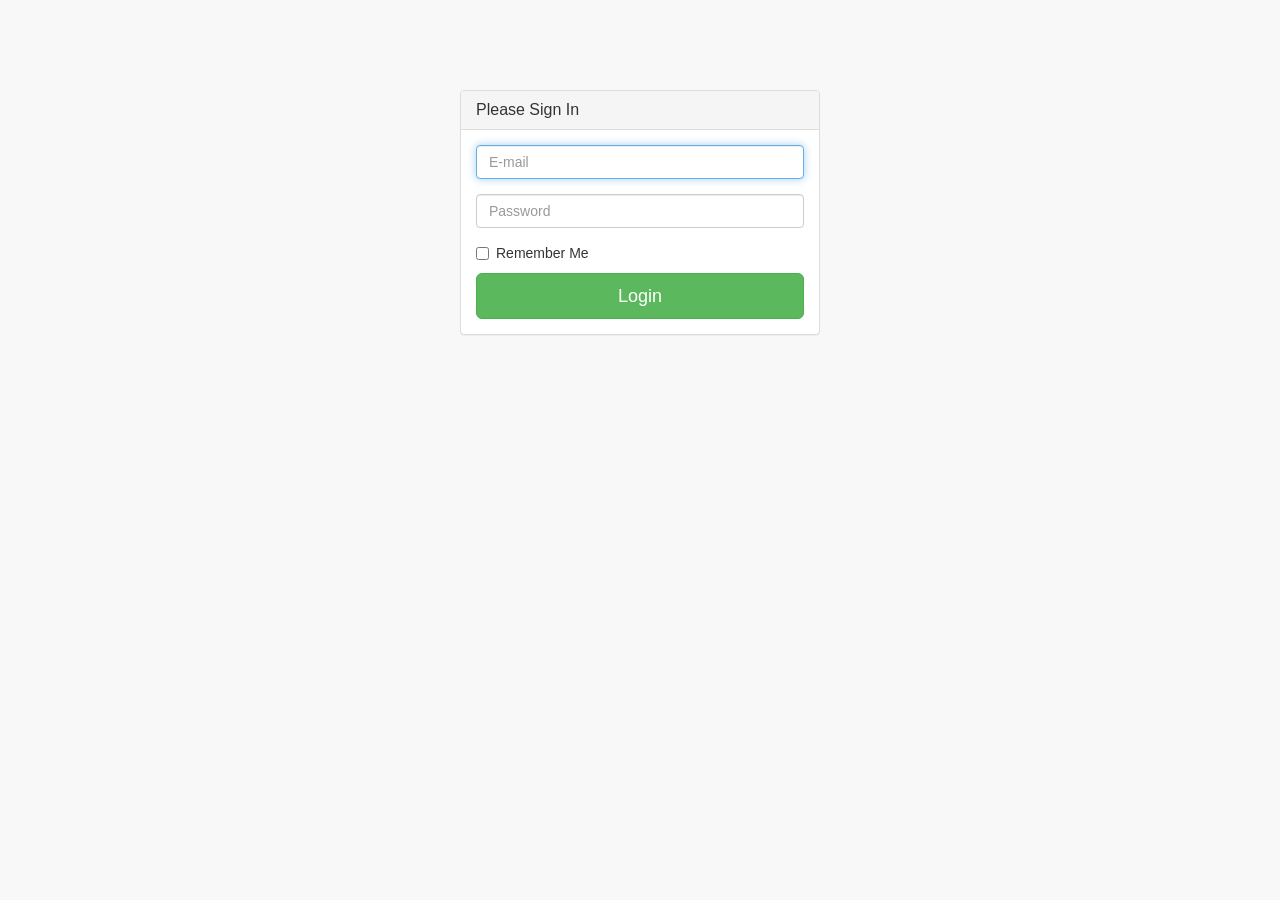
<file: web/bookfair/pages/login.html>
<!DOCTYPE html>
<html lang="en">

<head>

    <meta charset="utf-8">
    <meta http-equiv="X-UA-Compatible" content="IE=edge">
    <meta name="viewport" content="width=device-width, initial-scale=1">
    <meta name="description" content="">
    <meta name="author" content="">

    <title>SB Admin 2 - Bootstrap Admin Theme</title>

    <!-- Bootstrap Core CSS -->
    <link href="../vendor/bootstrap/css/bootstrap.min.css" rel="stylesheet">

    <!-- MetisMenu CSS -->
    <link href="../vendor/metisMenu/metisMenu.min.css" rel="stylesheet">

    <!-- Custom CSS -->
    <link href="../dist/css/sb-admin-2.css" rel="stylesheet">

    <!-- Custom Fonts -->
    <link href="../vendor/font-awesome/css/font-awesome.min.css" rel="stylesheet" type="text/css">

    <!-- HTML5 Shim and Respond.js IE8 support of HTML5 elements and media queries -->
    <!-- WARNING: Respond.js doesn't work if you view the page via file:// -->
    <!--[if lt IE 9]>
        <script src="https://oss.maxcdn.com/libs/html5shiv/3.7.0/html5shiv.js"></script>
        <script src="https://oss.maxcdn.com/libs/respond.js/1.4.2/respond.min.js"></script>
    <![endif]-->

</head>

<body>

    <div class="container">
        <div class="row">
            <div class="col-md-4 col-md-offset-4">
                <div class="login-panel panel panel-default">
                    <div class="panel-heading">
                        <h3 class="panel-title">Please Sign In</h3>
                    </div>
                    <div class="panel-body">
                        <form role="form">
                            <fieldset>
                                <div class="form-group">
                                    <input class="form-control" placeholder="E-mail" name="email" type="email" autofocus>
                                </div>
                                <div class="form-group">
                                    <input class="form-control" placeholder="Password" name="password" type="password" value="">
                                </div>
                                <div class="checkbox">
                                    <label>
                                        <input name="remember" type="checkbox" value="Remember Me">Remember Me
                                    </label>
                                </div>
                                <!-- Change this to a button or input when using this as a form -->
                                <a href="index.html" class="btn btn-lg btn-success btn-block">Login</a>
                            </fieldset>
                        </form>
                    </div>
                </div>
            </div>
        </div>
    </div>

    <!-- jQuery -->
    <script src="../vendor/jquery/jquery.min.js"></script>

    <!-- Bootstrap Core JavaScript -->
    <script src="../vendor/bootstrap/js/bootstrap.min.js"></script>

    <!-- Metis Menu Plugin JavaScript -->
    <script src="../vendor/metisMenu/metisMenu.min.js"></script>

    <!-- Custom Theme JavaScript -->
    <script src="../dist/js/sb-admin-2.js"></script>

</body>

</html>
</file>
<file: web/bookfair/vendor/morrisjs/morris.css>
.morris-hover{position:absolute;z-index:1000}.morris-hover.morris-default-style{border-radius:10px;padding:6px;color:#666;background:rgba(255,255,255,0.8);border:solid 2px rgba(230,230,230,0.8);font-family:sans-serif;font-size:12px;text-align:center}.morris-hover.morris-default-style .morris-hover-row-label{font-weight:bold;margin:0.25em 0}
.morris-hover.morris-default-style .morris-hover-point{white-space:nowrap;margin:0.1em 0}
</file>
<file: web/bookfair/vendor/metisMenu/metisMenu.min.css>
/*
 * metismenu - v1.1.3
 * Easy menu jQuery plugin for Twitter Bootstrap 3
 * https://github.com/onokumus/metisMenu
 *
 * Made by Osman Nuri Okumus
 * Under MIT License
 */

.arrow{float:right;line-height:1.42857}.glyphicon.arrow:before{content:"\e079"}.active>a>.glyphicon.arrow:before{content:"\e114"}.fa.arrow:before{content:"\f104"}.active>a>.fa.arrow:before{content:"\f107"}.plus-times{float:right}.fa.plus-times:before{content:"\f067"}.active>a>.fa.plus-times{filter:progid:DXImageTransform.Microsoft.BasicImage(rotation=1);-webkit-transform:rotate(45deg);-moz-transform:rotate(45deg);-ms-transform:rotate(45deg);-o-transform:rotate(45deg);transform:rotate(45deg)}.plus-minus{float:right}.fa.plus-minus:before{content:"\f067"}.active>a>.fa.plus-minus:before{content:"\f068"}
</file>
<file: web/bookfair/dist/css/sb-admin-2.css>
/*!
 * Start Bootstrap - SB Admin 2 v3.3.7+1 (http://startbootstrap.com/template-overviews/sb-admin-2)
 * Copyright 2013-2016 Start Bootstrap
 * Licensed under MIT (https://github.com/BlackrockDigital/startbootstrap/blob/gh-pages/LICENSE)
 */
body {
  background-color: #f8f8f8;
}
#wrapper {
  width: 100%;
}
#page-wrapper {
  padding: 0 15px;
  min-height: 568px;
  background-color: white;
}
@media (min-width: 768px) {
  #page-wrapper {
    position: inherit;
    margin: 0 0 0 250px;
    padding: 0 30px;
    border-left: 1px solid #e7e7e7;
  }
}
.navbar-top-links {
  margin-right: 0;
}
.navbar-top-links li {
  display: inline-block;
}
.navbar-top-links li:last-child {
  margin-right: 15px;
}
.navbar-top-links li a {
  padding: 15px;
  min-height: 50px;
}
.navbar-top-links .dropdown-menu li {
  display: block;
}
.navbar-top-links .dropdown-menu li:last-child {
  margin-right: 0;
}
.navbar-top-links .dropdown-menu li a {
  padding: 3px 20px;
  min-height: 0;
}
.navbar-top-links .dropdown-menu li a div {
  white-space: normal;
}
.navbar-top-links .dropdown-messages,
.navbar-top-links .dropdown-tasks,
.navbar-top-links .dropdown-alerts {
  width: 310px;
  min-width: 0;
}
.navbar-top-links .dropdown-messages {
  margin-left: 5px;
}
.navbar-top-links .dropdown-tasks {
  margin-left: -59px;
}
.navbar-top-links .dropdown-alerts {
  margin-left: -123px;
}
.navbar-top-links .dropdown-user {
  right: 0;
  left: auto;
}
.sidebar .sidebar-nav.navbar-collapse {
  padding-left: 0;
  padding-right: 0;
}
.sidebar .sidebar-search {
  padding: 15px;
}
.sidebar ul li {
  border-bottom: 1px solid #e7e7e7;
}
.sidebar ul li a.active {
  background-color: #eeeeee;
}
.sidebar .arrow {
  float: right;
}
.sidebar .fa.arrow:before {
  content: "\f104";
}
.sidebar .active > a > .fa.arrow:before {
  content: "\f107";
}
.sidebar .nav-second-level li,
.sidebar .nav-third-level li {
  border-bottom: none !important;
}
.sidebar .nav-second-level li a {
  padding-left: 37px;
}
.sidebar .nav-third-level li a {
  padding-left: 52px;
}
@media (min-width: 768px) {
  .sidebar {
    z-index: 1;
    position: absolute;
    width: 250px;
    margin-top: 51px;
  }
  .navbar-top-links .dropdown-messages,
  .navbar-top-links .dropdown-tasks,
  .navbar-top-links .dropdown-alerts {
    margin-left: auto;
  }
}
.btn-outline {
  color: inherit;
  background-color: transparent;
  transition: all .5s;
}
.btn-primary.btn-outline {
  color: #428bca;
}
.btn-success.btn-outline {
  color: #5cb85c;
}
.btn-info.btn-outline {
  color: #5bc0de;
}
.btn-warning.btn-outline {
  color: #f0ad4e;
}
.btn-danger.btn-outline {
  color: #d9534f;
}
.btn-primary.btn-outline:hover,
.btn-success.btn-outline:hover,
.btn-info.btn-outline:hover,
.btn-warning.btn-outline:hover,
.btn-danger.btn-outline:hover {
  color: white;
}
.chat {
  margin: 0;
  padding: 0;
  list-style: none;
}
.chat li {
  margin-bottom: 10px;
  padding-bottom: 5px;
  border-bottom: 1px dotted #999999;
}
.chat li.left .chat-body {
  margin-left: 60px;
}
.chat li.right .chat-body {
  margin-right: 60px;
}
.chat li .chat-body p {
  margin: 0;
}
.panel .slidedown .glyphicon,
.chat .glyphicon {
  margin-right: 5px;
}
.chat-panel .panel-body {
  height: 350px;
  overflow-y: scroll;
}
.login-panel {
  margin-top: 25%;
}
.flot-chart {
  display: block;
  height: 400px;
}
.flot-chart-content {
  width: 100%;
  height: 100%;
}
table.dataTable thead .sorting,
table.dataTable thead .sorting_asc,
table.dataTable thead .sorting_desc,
table.dataTable thead .sorting_asc_disabled,
table.dataTable thead .sorting_desc_disabled {
  background: transparent;
}
table.dataTable thead .sorting_asc:after {
  content: "\f0de";
  float: right;
  font-family: fontawesome;
}
table.dataTable thead .sorting_desc:after {
  content: "\f0dd";
  float: right;
  font-family: fontawesome;
}
table.dataTable thead .sorting:after {
  content: "\f0dc";
  float: right;
  font-family: fontawesome;
  color: rgba(50, 50, 50, 0.5);
}
.btn-circle {
  width: 30px;
  height: 30px;
  padding: 6px 0;
  border-radius: 15px;
  text-align: center;
  font-size: 12px;
  line-height: 1.428571429;
}
.btn-circle.btn-lg {
  width: 50px;
  height: 50px;
  padding: 10px 16px;
  border-radius: 25px;
  font-size: 18px;
  line-height: 1.33;
}
.btn-circle.btn-xl {
  width: 70px;
  height: 70px;
  padding: 10px 16px;
  border-radius: 35px;
  font-size: 24px;
  line-height: 1.33;
}
.show-grid [class^="col-"] {
  padding-top: 10px;
  padding-bottom: 10px;
  border: 1px solid #ddd;
  background-color: #eee !important;
}
.show-grid {
  margin: 15px 0;
}
.huge {
  font-size: 40px;
}
.panel-green {
  border-color: #5cb85c;
}
.panel-green > .panel-heading {
  border-color: #5cb85c;
  color: white;
  background-color: #5cb85c;
}
.panel-green > a {
  color: #5cb85c;
}
.panel-green > a:hover {
  color: #3d8b3d;
}
.panel-red {
  border-color: #d9534f;
}
.panel-red > .panel-heading {
  border-color: #d9534f;
  color: white;
  background-color: #d9534f;
}
.panel-red > a {
  color: #d9534f;
}
.panel-red > a:hover {
  color: #b52b27;
}
.panel-yellow {
  border-color: #f0ad4e;
}
.panel-yellow > .panel-heading {
  border-color: #f0ad4e;
  color: white;
  background-color: #f0ad4e;
}
.panel-yellow > a {
  color: #f0ad4e;
}
.panel-yellow > a:hover {
  color: #df8a13;
}
.timeline {
  position: relative;
  padding: 20px 0 20px;
  list-style: none;
}
.timeline:before {
  content: " ";
  position: absolute;
  top: 0;
  bottom: 0;
  left: 50%;
  width: 3px;
  margin-left: -1.5px;
  background-color: #eeeeee;
}
.timeline > li {
  position: relative;
  margin-bottom: 20px;
}
.timeline > li:before,
.timeline > li:after {
  content: " ";
  display: table;
}
.timeline > li:after {
  clear: both;
}
.timeline > li:before,
.timeline > li:after {
  content: " ";
  display: table;
}
.timeline > li:after {
  clear: both;
}
.timeline > li > .timeline-panel {
  float: left;
  position: relative;
  width: 46%;
  padding: 20px;
  border: 1px solid #d4d4d4;
  border-radius: 2px;
  -webkit-box-shadow: 0 1px 6px rgba(0, 0, 0, 0.175);
  box-shadow: 0 1px 6px rgba(0, 0, 0, 0.175);
}
.timeline > li > .timeline-panel:before {
  content: " ";
  display: inline-block;
  position: absolute;
  top: 26px;
  right: -15px;
  border-top: 15px solid transparent;
  border-right: 0 solid #ccc;
  border-bottom: 15px solid transparent;
  border-left: 15px solid #ccc;
}
.timeline > li > .timeline-panel:after {
  content: " ";
  display: inline-block;
  position: absolute;
  top: 27px;
  right: -14px;
  border-top: 14px solid transparent;
  border-right: 0 solid #fff;
  border-bottom: 14px solid transparent;
  border-left: 14px solid #fff;
}
.timeline > li > .timeline-badge {
  z-index: 100;
  position: absolute;
  top: 16px;
  left: 50%;
  width: 50px;
  height: 50px;
  margin-left: -25px;
  border-radius: 50% 50% 50% 50%;
  text-align: center;
  font-size: 1.4em;
  line-height: 50px;
  color: #fff;
  background-color: #999999;
}
.timeline > li.timeline-inverted > .timeline-panel {
  float: right;
}
.timeline > li.timeline-inverted > .timeline-panel:before {
  right: auto;
  left: -15px;
  border-right-width: 15px;
  border-left-width: 0;
}
.timeline > li.timeline-inverted > .timeline-panel:after {
  right: auto;
  left: -14px;
  border-right-width: 14px;
  border-left-width: 0;
}
.timeline-badge.primary {
  background-color: #2e6da4 !important;
}
.timeline-badge.success {
  background-color: #3f903f !important;
}
.timeline-badge.warning {
  background-color: #f0ad4e !important;
}
.timeline-badge.danger {
  background-color: #d9534f !important;
}
.timeline-badge.info {
  background-color: #5bc0de !important;
}
.timeline-title {
  margin-top: 0;
  color: inherit;
}
.timeline-body > p,
.timeline-body > ul {
  margin-bottom: 0;
}
.timeline-body > p + p {
  margin-top: 5px;
}
@media (max-width: 767px) {
  ul.timeline:before {
    left: 40px;
  }
  ul.timeline > li > .timeline-panel {
    width: calc(10%);
    width: -moz-calc(10%);
    width: -webkit-calc(10%);
  }
  ul.timeline > li > .timeline-badge {
    top: 16px;
    left: 15px;
    margin-left: 0;
  }
  ul.timeline > li > .timeline-panel {
    float: right;
  }
  ul.timeline > li > .timeline-panel:before {
    right: auto;
    left: -15px;
    border-right-width: 15px;
    border-left-width: 0;
  }
  ul.timeline > li > .timeline-panel:after {
    right: auto;
    left: -14px;
    border-right-width: 14px;
    border-left-width: 0;
  }
}
</file>
